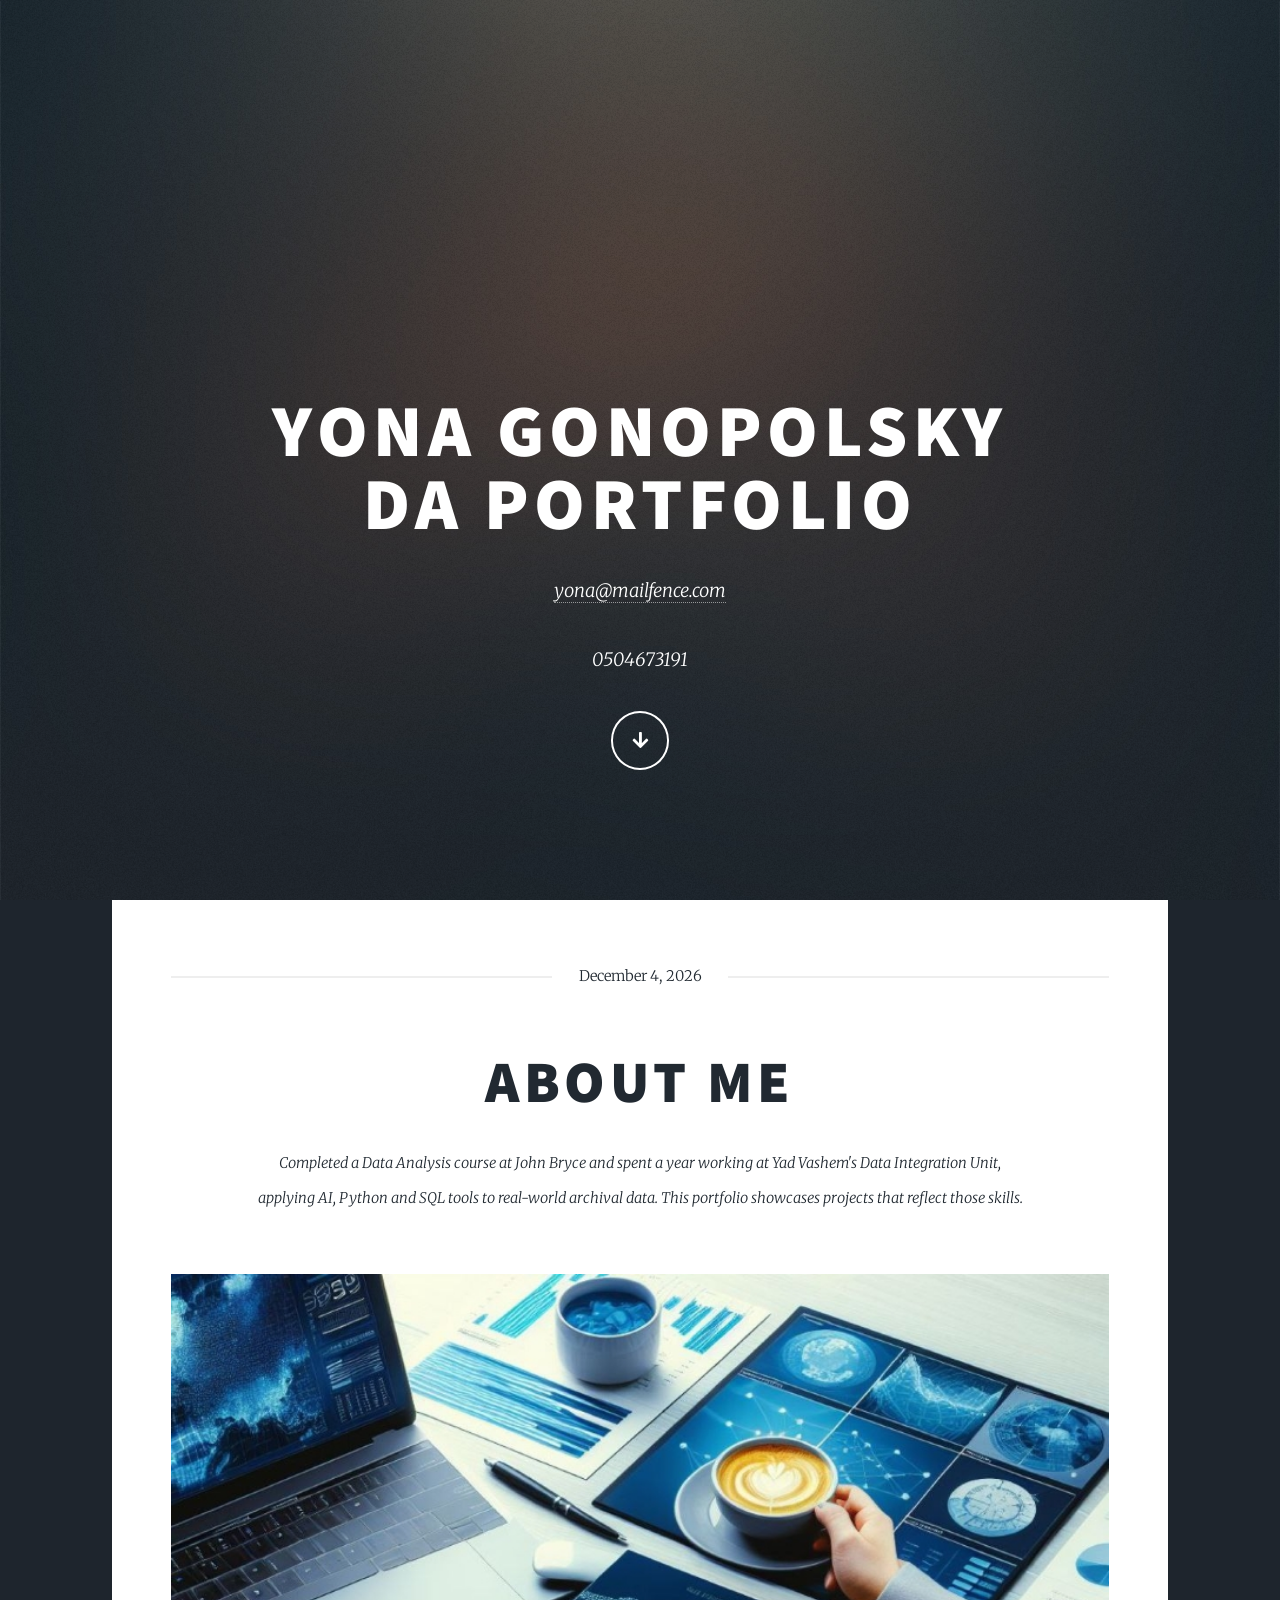
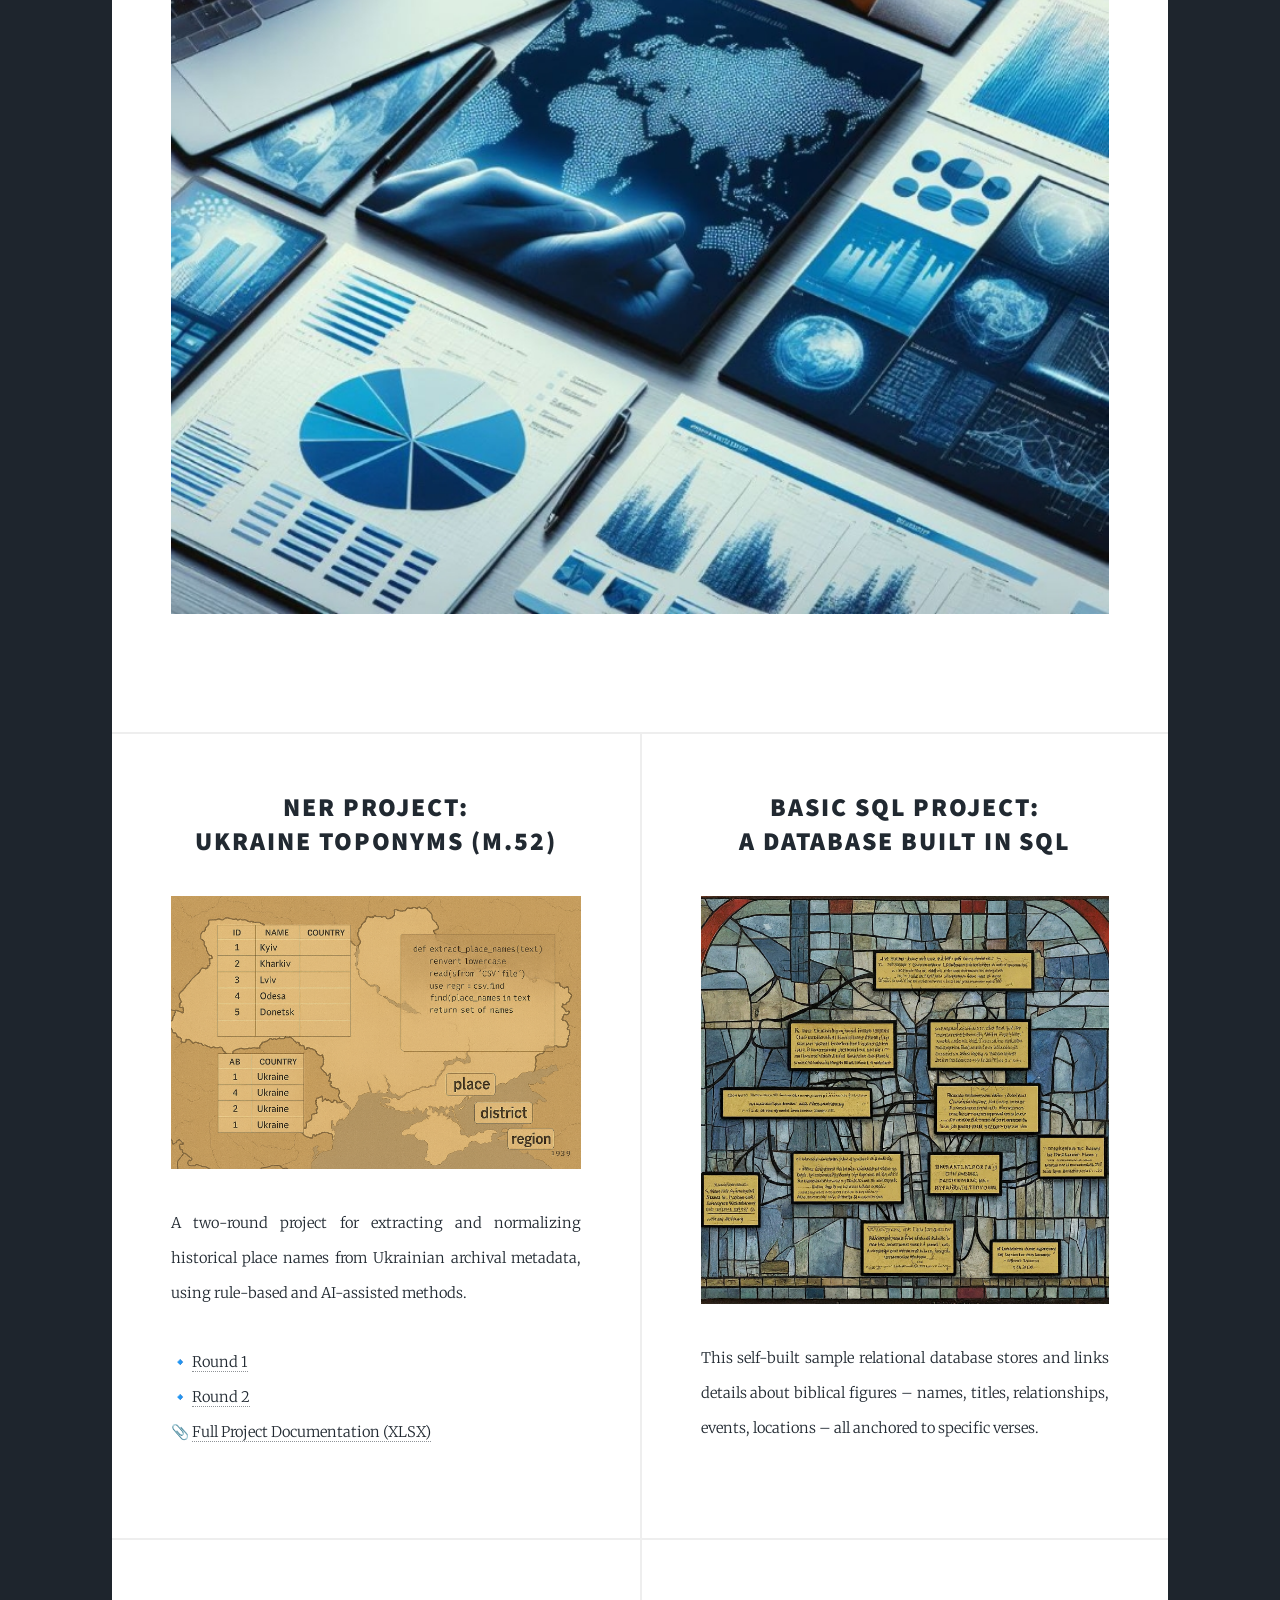
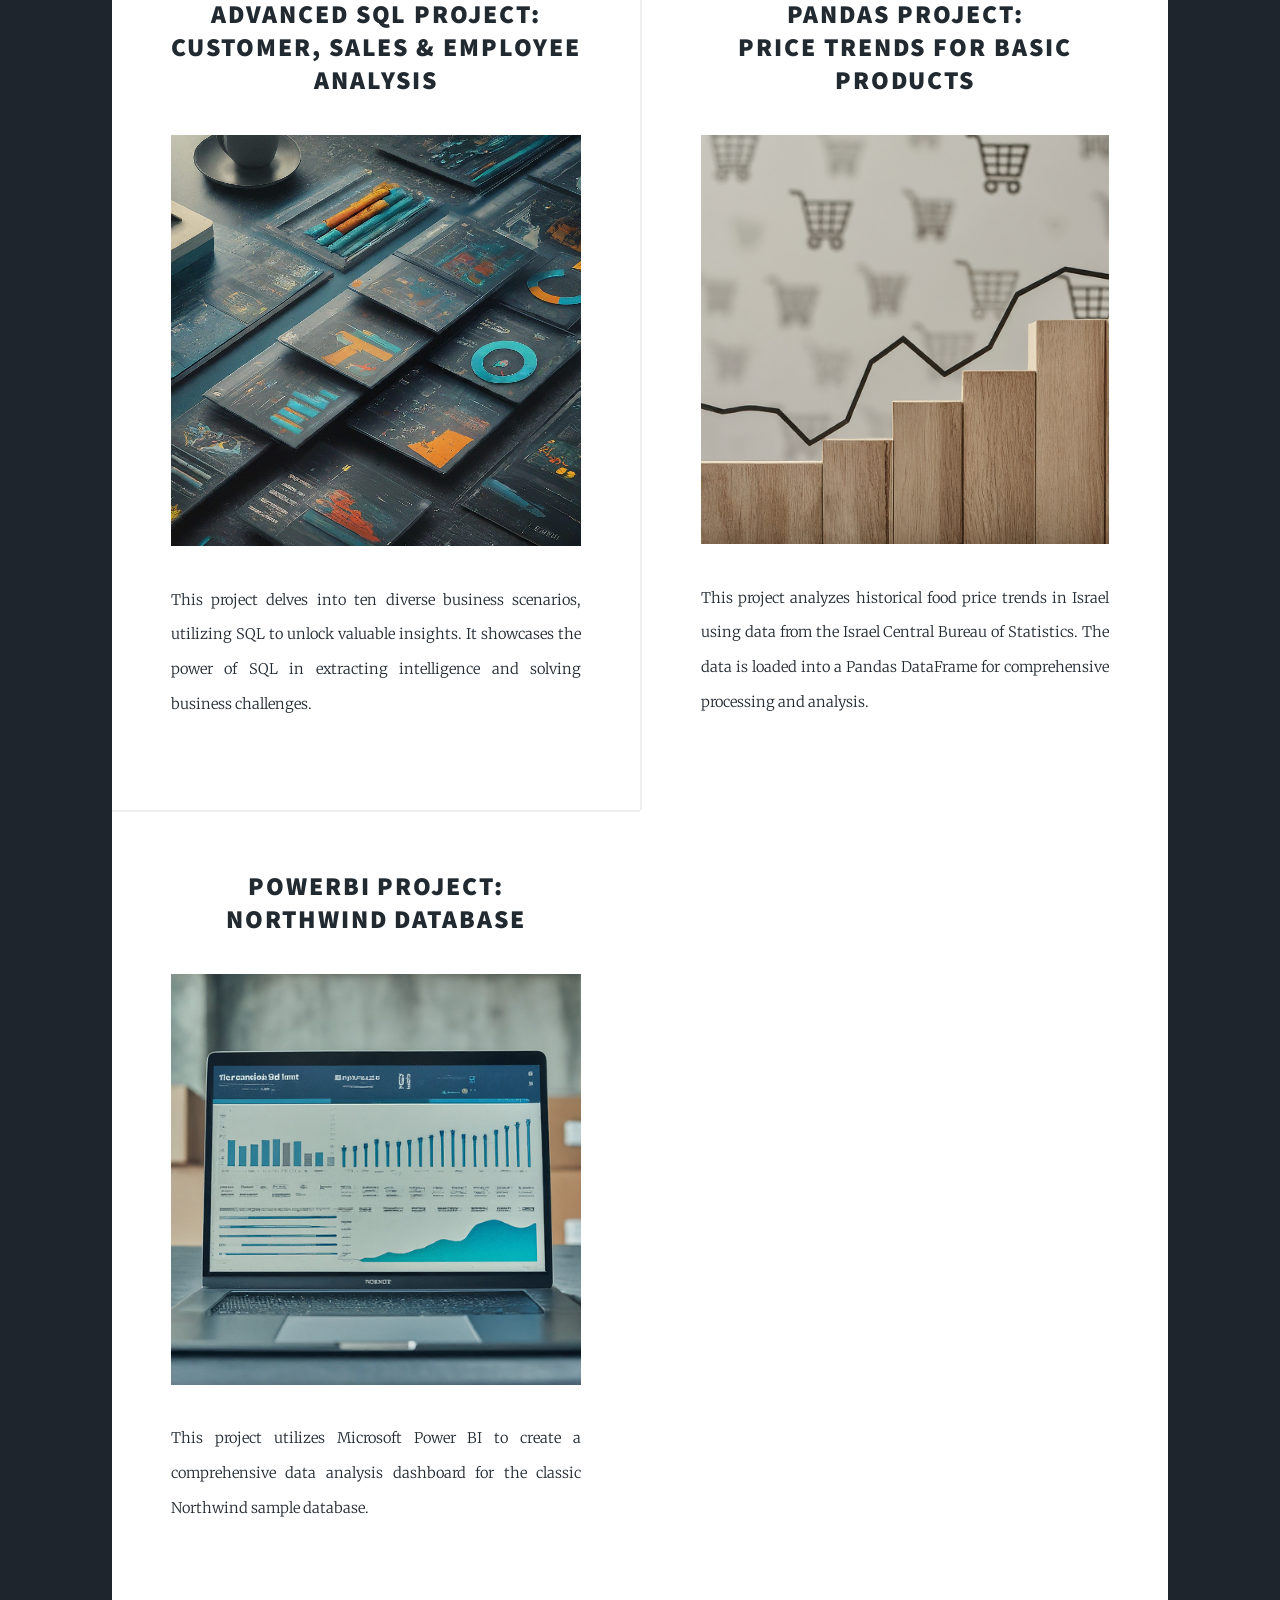
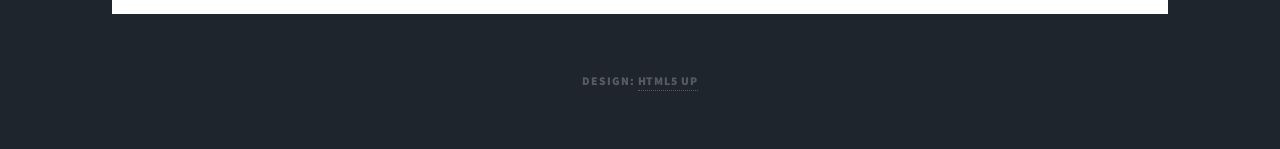
<file: index.html>
<!DOCTYPE HTML>
<!--
	Massively by HTML5 UP
	html5up.net | @ajlkn
	Free for personal and commercial use under the CCA 3.0 license (html5up.net/license)
-->
<html>
	<head>
		<title>Yona Gonopolsky Portfolio</title>
		<meta charset="utf-8" />
		<meta name="viewport" content="width=device-width, initial-scale=1, user-scalable=no" />
		<link rel="stylesheet" href="assets/css/main.css" />
		<noscript><link rel="stylesheet" href="assets/css/noscript.css" /></noscript>
	</head>
	<body class="is-preload">

		<!-- Wrapper -->
			<div id="wrapper" class="fade-in">

				<!-- Intro -->
					<div id="intro">
						<h1>Yona Gonopolsky<br />
							DA Portfolio</h1>
						<p> <a href="mailto:yona@mailfence.com">yona@mailfence.com</a></p>
						<p> 0504673191</p>
						<ul class="actions">
							<li><a href="#header" class="button icon solid solo fa-arrow-down scrolly">Continue</a></li>
						</ul>
					</div>

				<!-- Main -->
					<div id="main">

						<!-- Featured Post -->
							<article class="post featured">
								<header class="major">
									<span class="date"><script>document.write(new Date().toLocaleDateString('en-US', {month: 'long', day: 'numeric', year: 'numeric'}))</script></span>
									<h2>ABOUT ME<br />
									</a></h2>
									<p>Completed a Data Analysis course at John Bryce and spent a year working at Yad Vashem's Data Integration Unit, <br />
										applying AI, Python and SQL tools to real-world archival data. This portfolio showcases projects that reflect those skills.</p>
								</header>
								<a class="image main"><img src="images/pic01.jpg" alt="" /></a>
								</ul>
							</article>

						<!-- Posts -->
							<section class="posts">
							<article>
								<header>
									<h2>NER Project:<br />Ukraine Toponyms (M.52)</h2>
								</header>
								<a class="image fit"><img src="images/pic10.png" alt="NER Ukraine Project" /></a>
								<p>
									A two-round project for extracting and normalizing historical place names from Ukrainian archival metadata, using rule-based and AI-assisted methods.<br /><br />
									🔹 <a href="https://github.com/gonyoly/portfolio/blob/main/M_52_UK_PLACES_CLEAN.ipynb" target="_blank">Round 1</a><br />
									🔹 <a href="https://github.com/gonyoly/portfolio/blob/main/M_52_UK_PLACES_COMPL.ipynb" target="_blank">Round 2</a><br />
									📎 <a href="https://github.com/gonyoly/portfolio/blob/main/M.52.Ukraine_PLACES_DOCUMENTATION_0_FULL.xlsx" target="_blank">Full Project Documentation (XLSX)</a>
								</p>
								<ul class="actions special">
								</ul>
								</article>
								<article>
									<header>
										<h2><a href="https://github.com/gonyoly/portfolio/blob/main/Project1_BibleWoIsWhoDB.sql">Basic SQL project:<br />
										a database built in sql</a></h2>
									</header>
									<a href="https://github.com/gonyoly/portfolio/blob/main/Project1_BibleWoIsWhoDB.sql" class="image fit"><img src="images/pic02.jpg" alt="" /></a>
									<p>This self-built sample relational database stores and links details about biblical figures – names, titles, relationships, events, locations – all anchored to specific verses.</p>
									<ul class="actions special">
									</ul>
								</article>
								<article>
									<header>
										<h2><a href="https://github.com/gonyoly/portfolio/blob/main/Project2.sql">Advanced SQL Project:<br />
										Customer, Sales & Employee Analysis</a></h2>
									</header>
									<a href="https://github.com/gonyoly/portfolio/blob/main/Project2.sql" class="image fit"><img src="images/pic03.jpg" alt="" /></a>
									<p>This project delves into ten diverse business scenarios, utilizing SQL to unlock valuable insights. It showcases the power of SQL in extracting intelligence and solving business challenges.</p>
									<ul class="actions special">
									</ul>
								</article>
								<article>
									<header>
										<h2><a href="https://github.com/gonyoly/portfolio/blob/main/Project_3.ipynb">Pandas Project:<br />
										Price Trends for Basic Products</a></h2>
									</header>
									<a href="https://github.com/gonyoly/portfolio/blob/main/Project_3.ipynb" class="image fit"><img src="images/pic04.jpg" alt="" /></a>
									<p>This project analyzes historical food price trends in Israel using data from the Israel Central Bureau of Statistics. The data is loaded into a Pandas DataFrame for comprehensive processing and analysis.</p>
									<ul class="actions special">
									</ul>
								</article>
								<article>
									<header>
										<h2><a href="https://github.com/gonyoly/portfolio/blob/main/Project_4.pbix">PowerBI Project:<br />
										Northwind Database</a></h2>
									</header>
									<a href="https://github.com/gonyoly/portfolio/blob/main/Project_4.pbix" class="image fit"><img src="images/pic05.jpg" alt="" /></a>
									<p>This project utilizes Microsoft Power BI to create a comprehensive data analysis dashboard for the classic Northwind sample database.</p>
									<ul class="actions special">
									</ul>
								</article>


					</div>



				<!-- Copyright -->
					<div id="copyright">
						<ul><li>Design: <a href="https://html5up.net">HTML5 UP</a></li></ul>
					</div>

			</div>

		<!-- Scripts -->
			<script src="assets/js/jquery.min.js"></script>
			<script src="assets/js/jquery.scrollex.min.js"></script>
			<script src="assets/js/jquery.scrolly.min.js"></script>
			<script src="assets/js/browser.min.js"></script>
			<script src="assets/js/breakpoints.min.js"></script>
			<script src="assets/js/util.js"></script>
			<script src="assets/js/main.js"></script>

	</body>
</html>
</file>
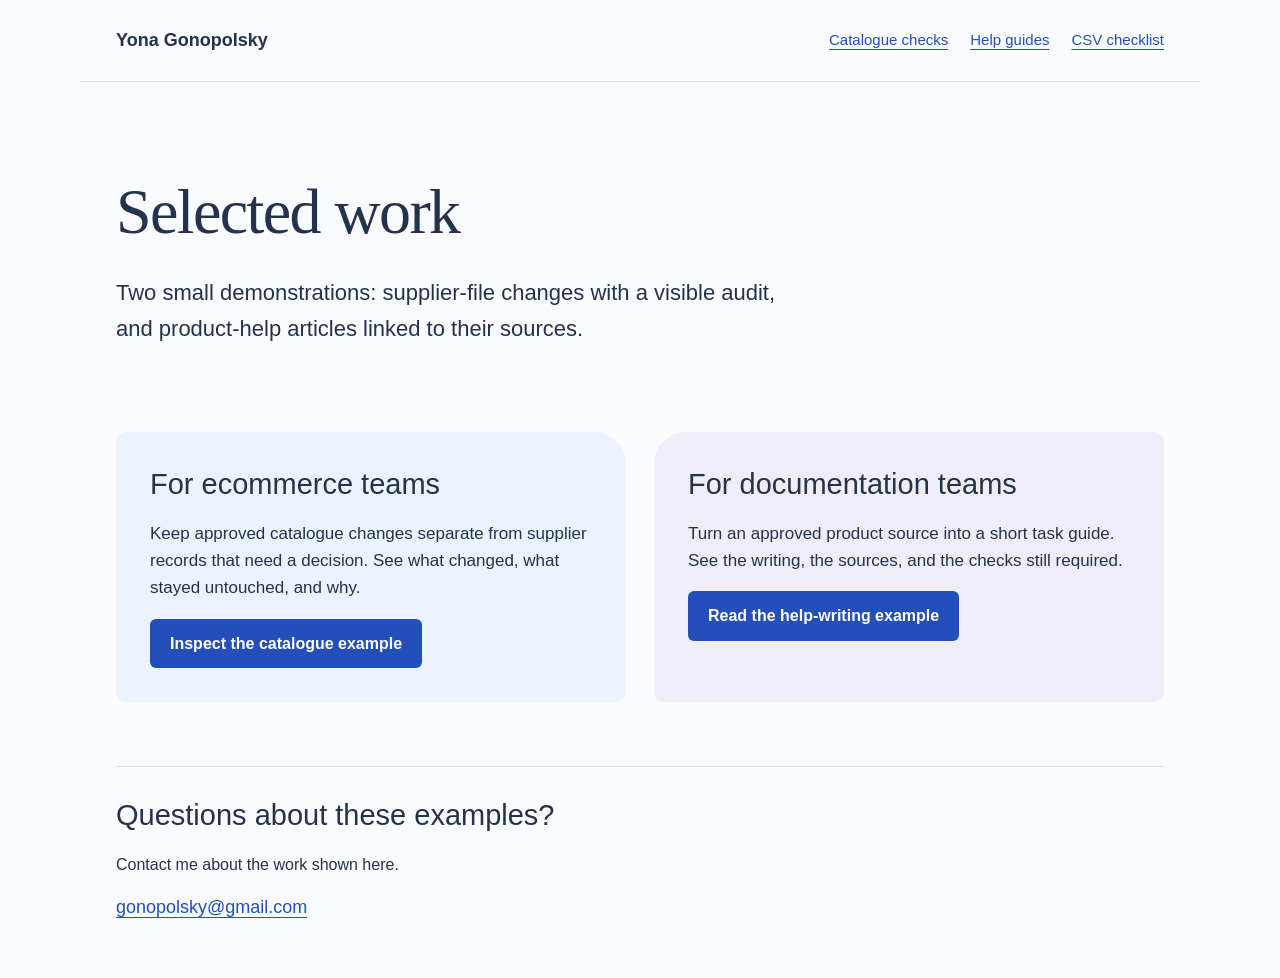
<file: work/index.html>
<!doctype html><html lang="en"><head><meta charset="utf-8"><meta name="viewport" content="width=device-width, initial-scale=1"><meta name="description" content="Yona Gonopolsky's independent demonstrations of catalogue reconciliation and source-linked product help."><title>Work examples | Yona Gonopolsky</title><link rel="stylesheet" href="style.css"></head><body><a class="skip" href="#main">Skip to content</a><header><a class="brand" href="index.html">Yona Gonopolsky</a><nav aria-label="Main navigation"><a href="catalogue.html">Catalogue checks</a><a href="help-guides.html">Help guides</a><a href="checklist.html">CSV checklist</a></nav></header><main id="main"><section class="hero"><h1>Selected work</h1><p class="intro">Two small demonstrations: supplier-file changes with a visible audit, and product-help articles linked to their sources.</p></section><section class="paths" aria-label="Choose a work example"><article class="path"><h2>For ecommerce teams</h2><p>Keep approved catalogue changes separate from supplier records that need a decision. See what changed, what stayed untouched, and why.</p><a class="button" href="catalogue.html">Inspect the catalogue example</a></article><article class="path"><h2>For documentation teams</h2><p>Turn an approved product source into a short task guide. See the writing, the sources, and the checks still required.</p><a class="button" href="help-guides.html">Read the help-writing example</a></article></section><section class="contact"><h2>Questions about these examples?</h2><p>Contact me about the work shown here.</p><a href="mailto:gonopolsky@gmail.com">gonopolsky@gmail.com</a></section></main></body></html>
</file>
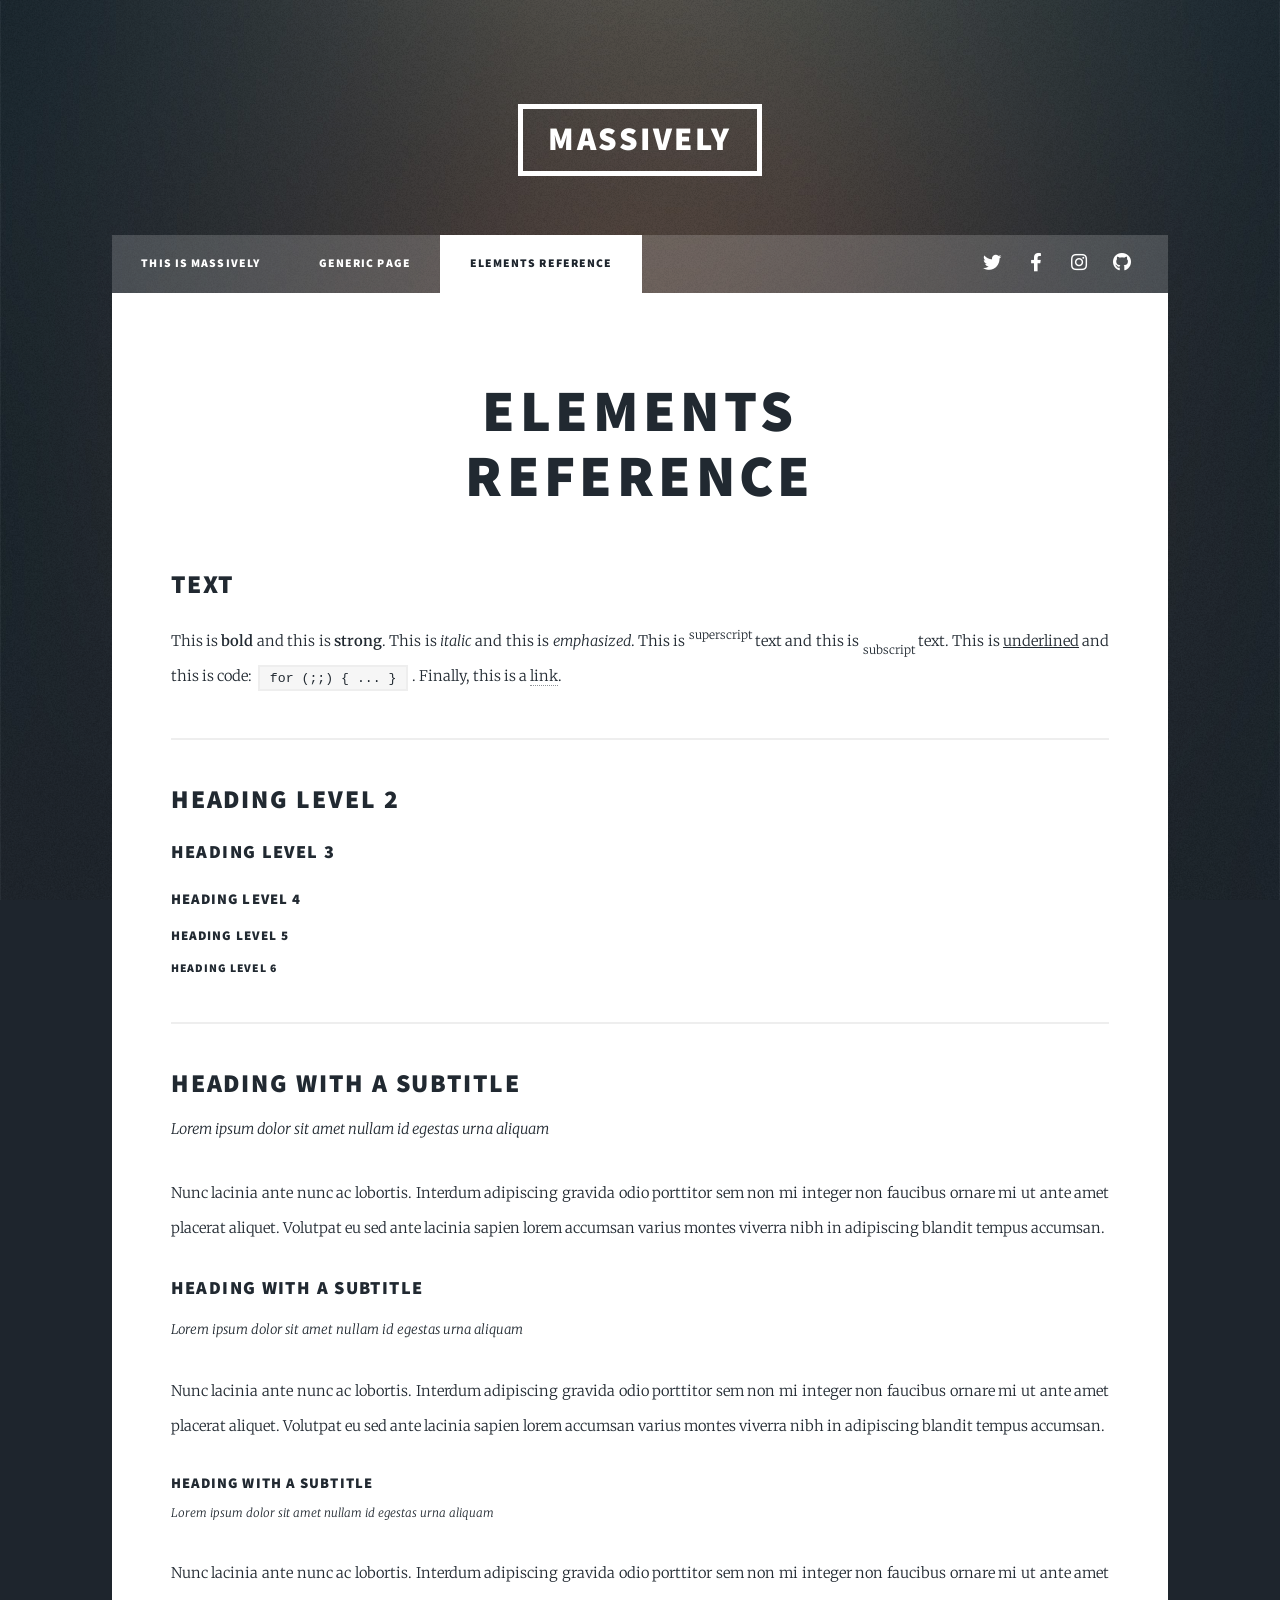
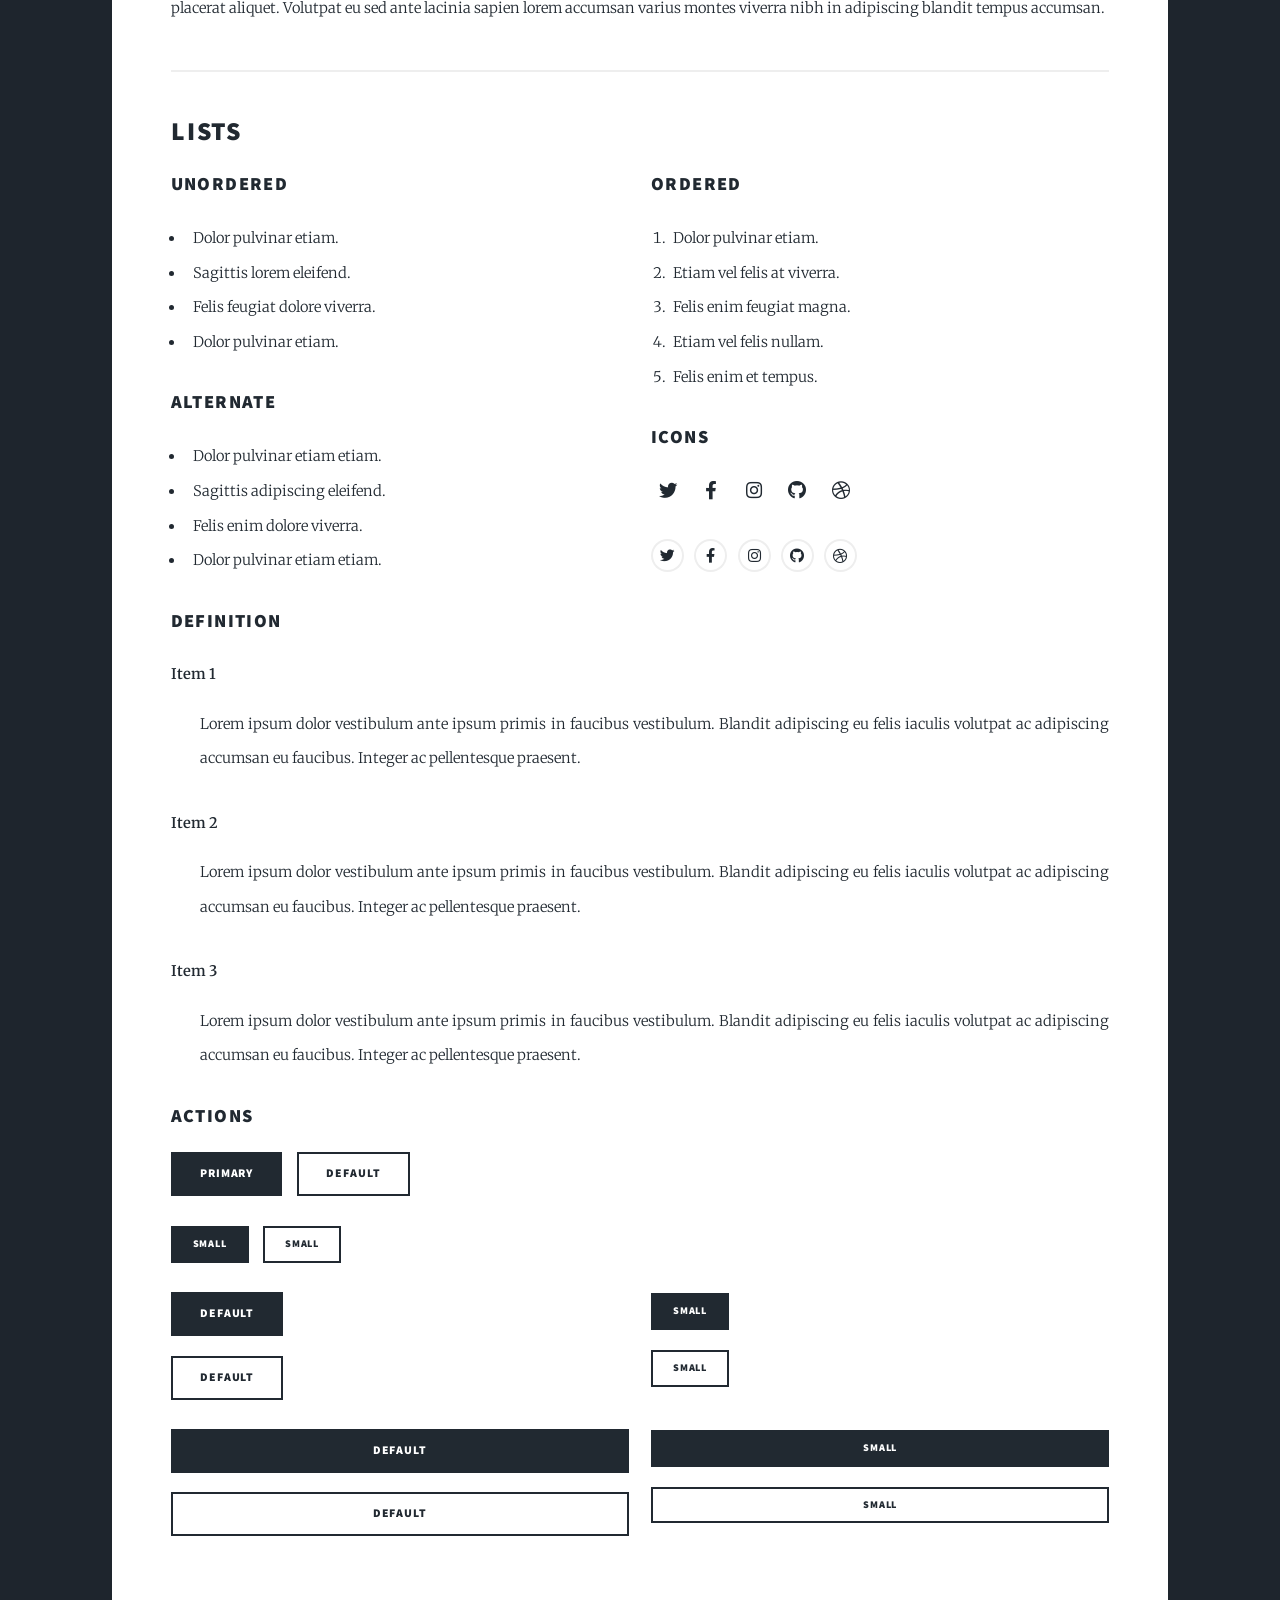
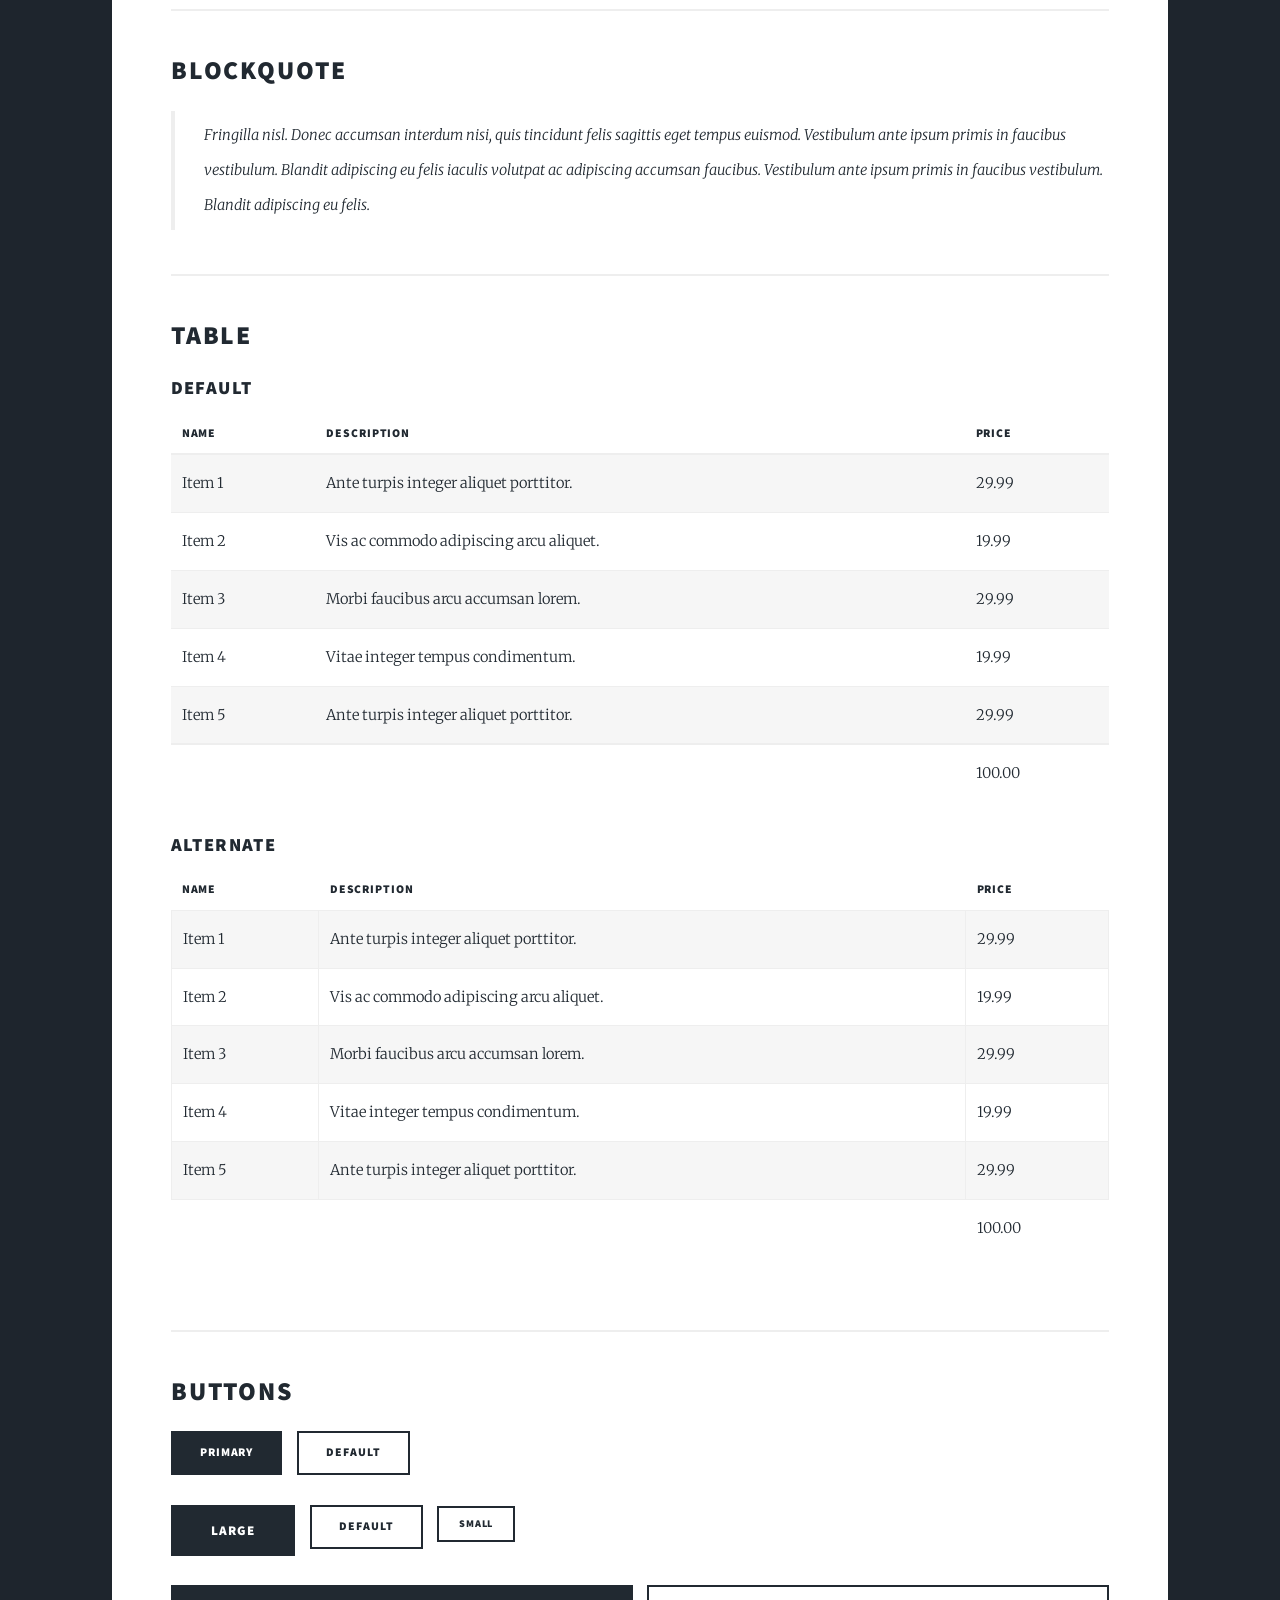
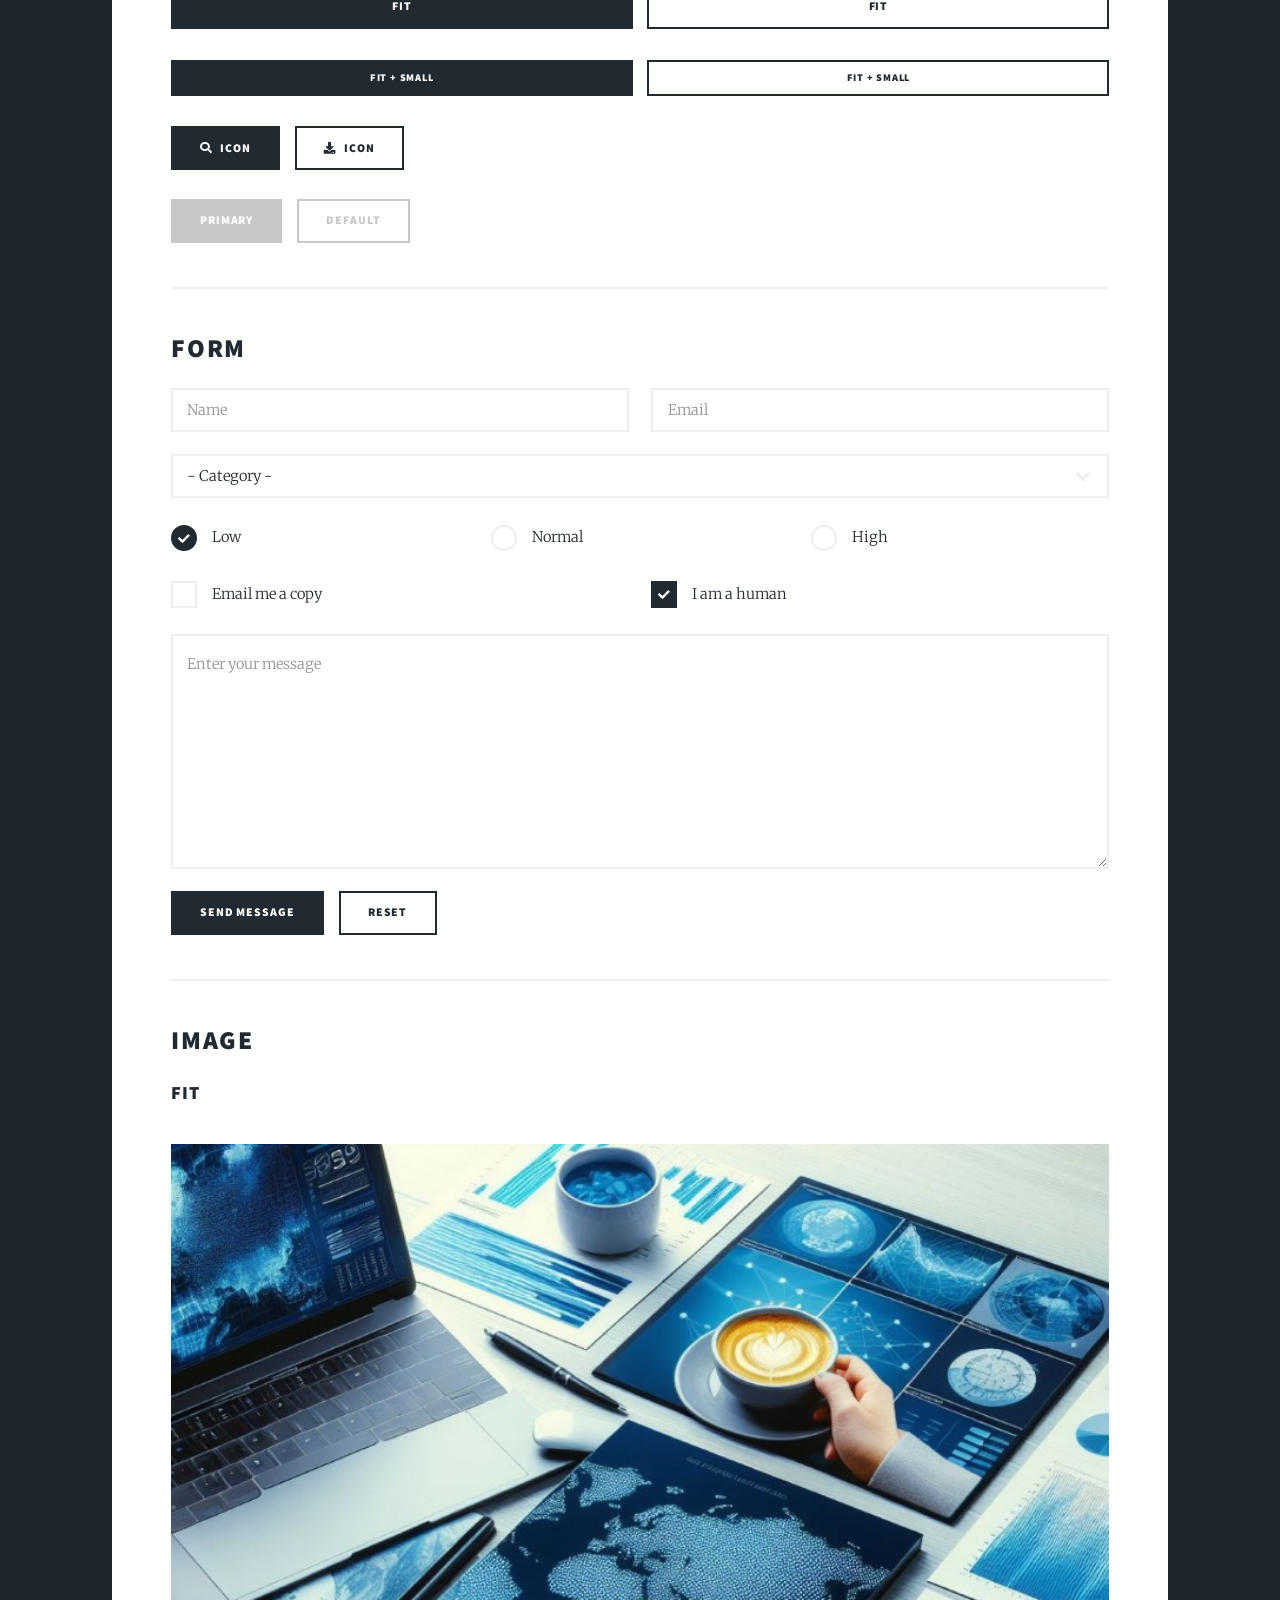
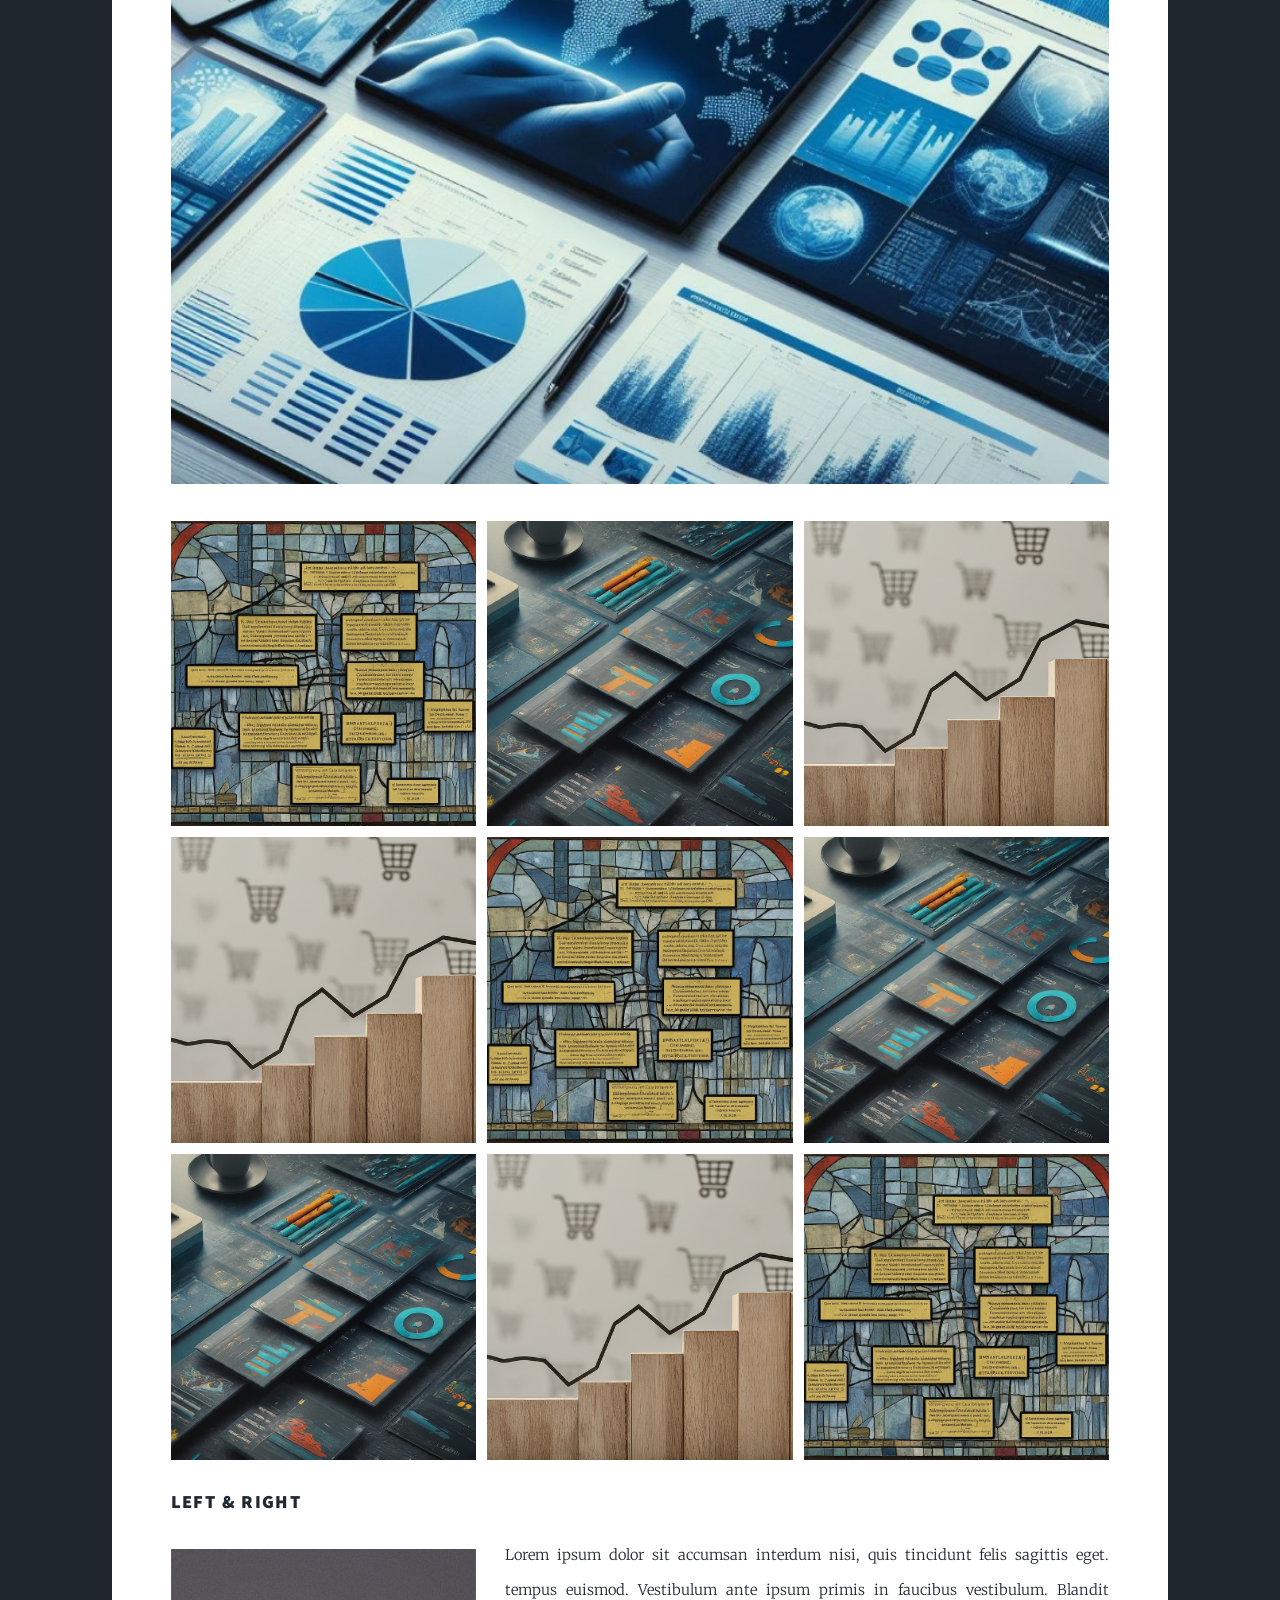
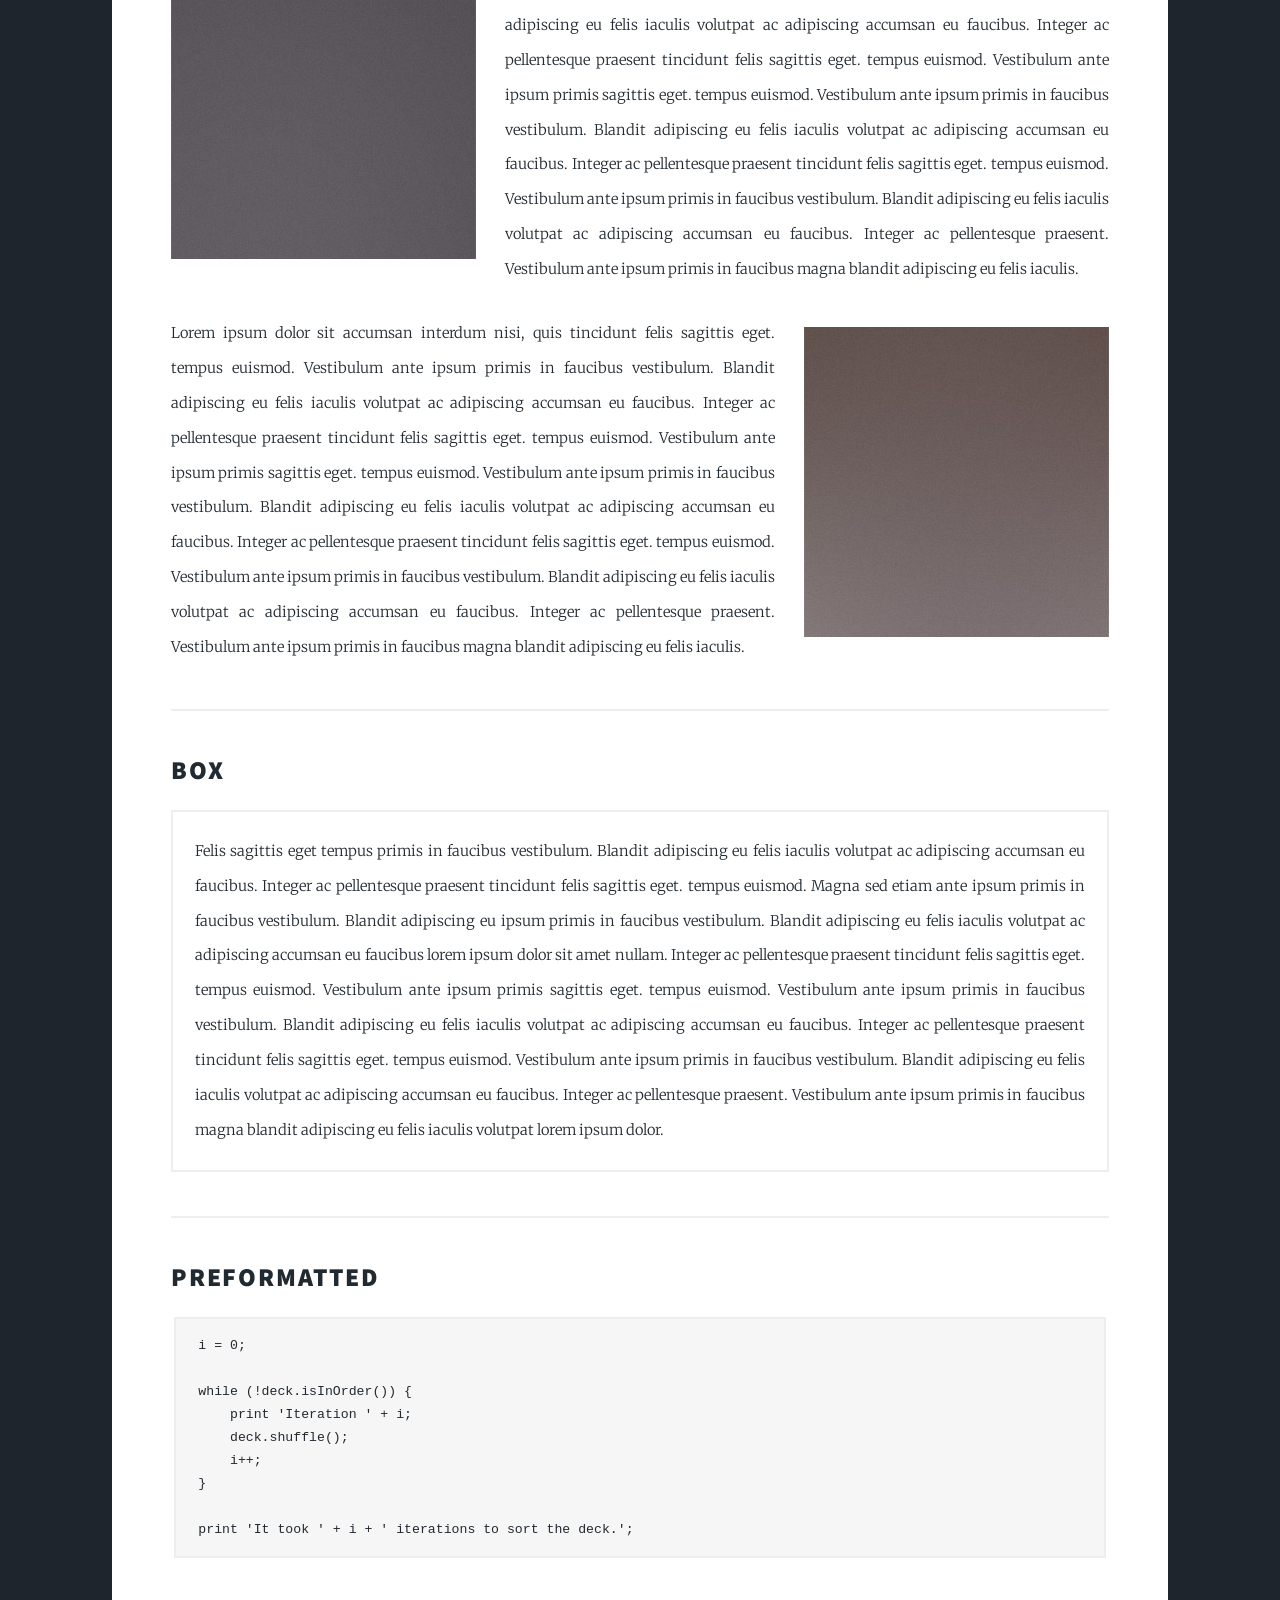
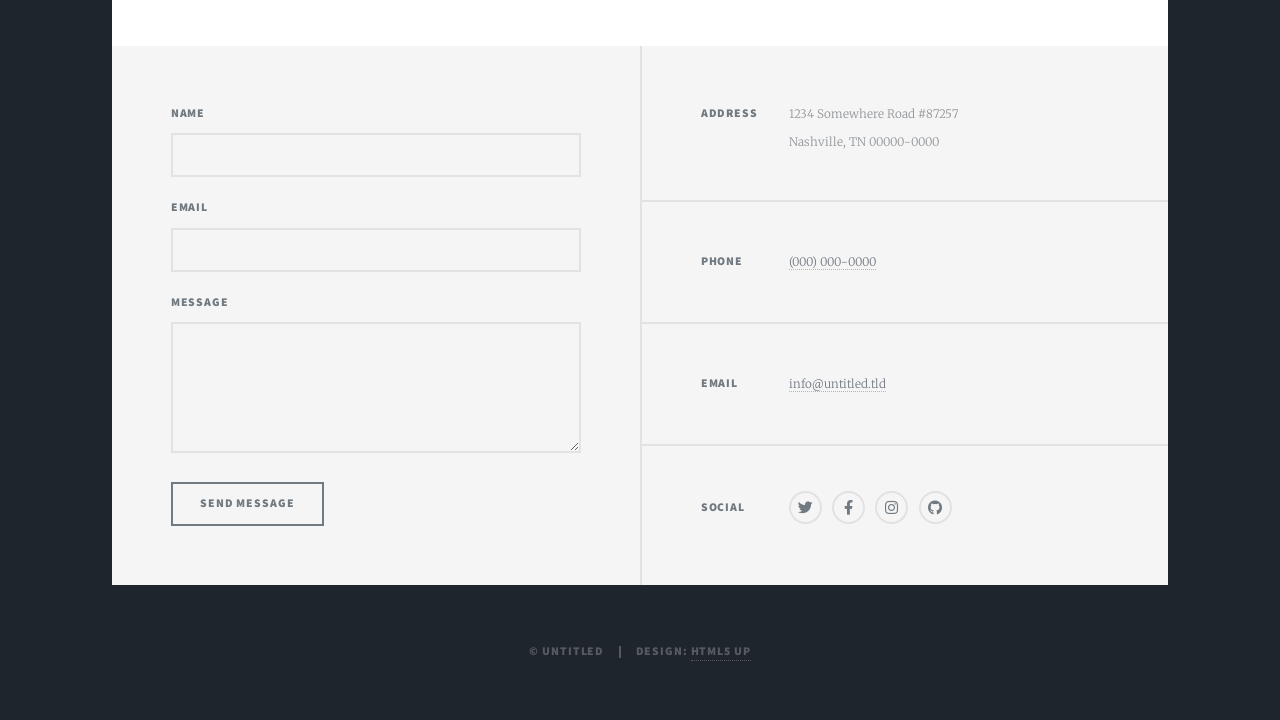
<file: elements.html>
<!DOCTYPE HTML>
<!--
	Massively by HTML5 UP
	html5up.net | @ajlkn
	Free for personal and commercial use under the CCA 3.0 license (html5up.net/license)
-->
<html>
	<head>
		<title>Elements Reference - Massively by HTML5 UP</title>
		<meta charset="utf-8" />
		<meta name="viewport" content="width=device-width, initial-scale=1, user-scalable=no" />
		<link rel="stylesheet" href="assets/css/main.css" />
		<noscript><link rel="stylesheet" href="assets/css/noscript.css" /></noscript>
	</head>
	<body class="is-preload">

		<!-- Wrapper -->
			<div id="wrapper">

				<!-- Header -->
					<header id="header">
						<a href="index.html" class="logo">Massively</a>
					</header>

				<!-- Nav -->
					<nav id="nav">
						<ul class="links">
							<li><a href="index.html">This is Massively</a></li>
							<li><a href="generic.html">Generic Page</a></li>
							<li class="active"><a href="elements.html">Elements Reference</a></li>
						</ul>
						<ul class="icons">
							<li><a href="#" class="icon brands fa-twitter"><span class="label">Twitter</span></a></li>
							<li><a href="#" class="icon brands fa-facebook-f"><span class="label">Facebook</span></a></li>
							<li><a href="#" class="icon brands fa-instagram"><span class="label">Instagram</span></a></li>
							<li><a href="#" class="icon brands fa-github"><span class="label">GitHub</span></a></li>
						</ul>
					</nav>

				<!-- Main -->
					<div id="main">

						<!-- Post -->
							<section class="post">
								<header class="major">
									<h1>Elements<br />
									Reference</h1>
								</header>

								<!-- Text stuff -->
									<h2>Text</h2>
									<p>This is <b>bold</b> and this is <strong>strong</strong>. This is <i>italic</i> and this is <em>emphasized</em>.
									This is <sup>superscript</sup> text and this is <sub>subscript</sub> text.
									This is <u>underlined</u> and this is code: <code>for (;;) { ... }</code>.
									Finally, this is a <a href="#">link</a>.</p>
									<hr />
									<h2>Heading Level 2</h2>
									<h3>Heading Level 3</h3>
									<h4>Heading Level 4</h4>
									<h5>Heading Level 5</h5>
									<h6>Heading Level 6</h6>
									<hr />
									<header>
										<h2>Heading with a Subtitle</h2>
										<p>Lorem ipsum dolor sit amet nullam id egestas urna aliquam</p>
									</header>
									<p>Nunc lacinia ante nunc ac lobortis. Interdum adipiscing gravida odio porttitor sem non mi integer non faucibus ornare mi ut ante amet placerat aliquet. Volutpat eu sed ante lacinia sapien lorem accumsan varius montes viverra nibh in adipiscing blandit tempus accumsan.</p>
									<header>
										<h3>Heading with a Subtitle</h3>
										<p>Lorem ipsum dolor sit amet nullam id egestas urna aliquam</p>
									</header>
									<p>Nunc lacinia ante nunc ac lobortis. Interdum adipiscing gravida odio porttitor sem non mi integer non faucibus ornare mi ut ante amet placerat aliquet. Volutpat eu sed ante lacinia sapien lorem accumsan varius montes viverra nibh in adipiscing blandit tempus accumsan.</p>
									<header>
										<h4>Heading with a Subtitle</h4>
										<p>Lorem ipsum dolor sit amet nullam id egestas urna aliquam</p>
									</header>
									<p>Nunc lacinia ante nunc ac lobortis. Interdum adipiscing gravida odio porttitor sem non mi integer non faucibus ornare mi ut ante amet placerat aliquet. Volutpat eu sed ante lacinia sapien lorem accumsan varius montes viverra nibh in adipiscing blandit tempus accumsan.</p>

									<hr />

								<!-- Lists -->
									<h2>Lists</h2>
									<div class="row">
										<div class="col-6 col-12-small">

											<h3>Unordered</h3>
											<ul>
												<li>Dolor pulvinar etiam.</li>
												<li>Sagittis lorem eleifend.</li>
												<li>Felis feugiat dolore viverra.</li>
												<li>Dolor pulvinar etiam.</li>
											</ul>

											<h3>Alternate</h3>
											<ul class="alt">
												<li>Dolor pulvinar etiam etiam.</li>
												<li>Sagittis adipiscing eleifend.</li>
												<li>Felis enim dolore viverra.</li>
												<li>Dolor pulvinar etiam etiam.</li>
											</ul>

										</div>
										<div class="col-6 col-12-small">

											<h3>Ordered</h3>
											<ol>
												<li>Dolor pulvinar etiam.</li>
												<li>Etiam vel felis at viverra.</li>
												<li>Felis enim feugiat magna.</li>
												<li>Etiam vel felis nullam.</li>
												<li>Felis enim et tempus.</li>
											</ol>

											<h3>Icons</h3>
											<ul class="icons">
												<li><a href="#" class="icon brands fa-twitter"><span class="label">Twitter</span></a></li>
												<li><a href="#" class="icon brands fa-facebook-f"><span class="label">Facebook</span></a></li>
												<li><a href="#" class="icon brands fa-instagram"><span class="label">Instagram</span></a></li>
												<li><a href="#" class="icon brands fa-github"><span class="label">Github</span></a></li>
												<li><a href="#" class="icon brands fa-dribbble"><span class="label">Dribbble</span></a></li>
											</ul>
											<ul class="icons alt">
												<li><a href="#" class="icon brands alt fa-twitter"><span class="label">Twitter</span></a></li>
												<li><a href="#" class="icon brands alt fa-facebook-f"><span class="label">Facebook</span></a></li>
												<li><a href="#" class="icon brands alt fa-instagram"><span class="label">Instagram</span></a></li>
												<li><a href="#" class="icon brands alt fa-github"><span class="label">Github</span></a></li>
												<li><a href="#" class="icon brands alt fa-dribbble"><span class="label">Dribbble</span></a></li>
											</ul>

										</div>
									</div>
									<h3>Definition</h3>
									<dl>
										<dt>Item 1</dt>
										<dd>
											<p>Lorem ipsum dolor vestibulum ante ipsum primis in faucibus vestibulum. Blandit adipiscing eu felis iaculis volutpat ac adipiscing accumsan eu faucibus. Integer ac pellentesque praesent.</p>
										</dd>
										<dt>Item 2</dt>
										<dd>
											<p>Lorem ipsum dolor vestibulum ante ipsum primis in faucibus vestibulum. Blandit adipiscing eu felis iaculis volutpat ac adipiscing accumsan eu faucibus. Integer ac pellentesque praesent.</p>
										</dd>
										<dt>Item 3</dt>
										<dd>
											<p>Lorem ipsum dolor vestibulum ante ipsum primis in faucibus vestibulum. Blandit adipiscing eu felis iaculis volutpat ac adipiscing accumsan eu faucibus. Integer ac pellentesque praesent.</p>
										</dd>
									</dl>

									<h3>Actions</h3>
									<ul class="actions">
										<li><a href="#" class="button primary">Primary</a></li>
										<li><a href="#" class="button">Default</a></li>
									</ul>
									<ul class="actions small">
										<li><a href="#" class="button primary small">Small</a></li>
										<li><a href="#" class="button small">Small</a></li>
									</ul>
									<div class="row">
										<div class="col-6 col-12-small">
											<ul class="actions stacked">
												<li><a href="#" class="button primary">Default</a></li>
												<li><a href="#" class="button">Default</a></li>
											</ul>
										</div>
										<div class="col-6 col-12-small">
											<ul class="actions stacked">
												<li><a href="#" class="button primary small">Small</a></li>
												<li><a href="#" class="button small">Small</a></li>
											</ul>
										</div>
									</div>
									<div class="row">
										<div class="col-6 col-12-small">
											<ul class="actions stacked">
												<li><a href="#" class="button primary fit">Default</a></li>
												<li><a href="#" class="button fit">Default</a></li>
											</ul>
										</div>
										<div class="col-6 col-12-small">
											<ul class="actions stacked">
												<li><a href="#" class="button primary small fit">Small</a></li>
												<li><a href="#" class="button small fit">Small</a></li>
											</ul>
										</div>
									</div>

									<hr />

								<!-- Blockquote -->
									<h2>Blockquote</h2>
									<blockquote>Fringilla nisl. Donec accumsan interdum nisi, quis tincidunt felis sagittis eget tempus euismod. Vestibulum ante ipsum primis in faucibus vestibulum. Blandit adipiscing eu felis iaculis volutpat ac adipiscing accumsan faucibus. Vestibulum ante ipsum primis in faucibus vestibulum. Blandit adipiscing eu felis.</blockquote>

									<hr />

								<!-- Table -->
									<h2>Table</h2>

									<h3>Default</h3>
									<div class="table-wrapper">
										<table>
											<thead>
												<tr>
													<th>Name</th>
													<th>Description</th>
													<th>Price</th>
												</tr>
											</thead>
											<tbody>
												<tr>
													<td>Item 1</td>
													<td>Ante turpis integer aliquet porttitor.</td>
													<td>29.99</td>
												</tr>
												<tr>
													<td>Item 2</td>
													<td>Vis ac commodo adipiscing arcu aliquet.</td>
													<td>19.99</td>
												</tr>
												<tr>
													<td>Item 3</td>
													<td> Morbi faucibus arcu accumsan lorem.</td>
													<td>29.99</td>
												</tr>
												<tr>
													<td>Item 4</td>
													<td>Vitae integer tempus condimentum.</td>
													<td>19.99</td>
												</tr>
												<tr>
													<td>Item 5</td>
													<td>Ante turpis integer aliquet porttitor.</td>
													<td>29.99</td>
												</tr>
											</tbody>
											<tfoot>
												<tr>
													<td colspan="2"></td>
													<td>100.00</td>
												</tr>
											</tfoot>
										</table>
									</div>

									<h3>Alternate</h3>
									<div class="table-wrapper">
										<table class="alt">
											<thead>
												<tr>
													<th>Name</th>
													<th>Description</th>
													<th>Price</th>
												</tr>
											</thead>
											<tbody>
												<tr>
													<td>Item 1</td>
													<td>Ante turpis integer aliquet porttitor.</td>
													<td>29.99</td>
												</tr>
												<tr>
													<td>Item 2</td>
													<td>Vis ac commodo adipiscing arcu aliquet.</td>
													<td>19.99</td>
												</tr>
												<tr>
													<td>Item 3</td>
													<td> Morbi faucibus arcu accumsan lorem.</td>
													<td>29.99</td>
												</tr>
												<tr>
													<td>Item 4</td>
													<td>Vitae integer tempus condimentum.</td>
													<td>19.99</td>
												</tr>
												<tr>
													<td>Item 5</td>
													<td>Ante turpis integer aliquet porttitor.</td>
													<td>29.99</td>
												</tr>
											</tbody>
											<tfoot>
												<tr>
													<td colspan="2"></td>
													<td>100.00</td>
												</tr>
											</tfoot>
										</table>
									</div>

									<hr />

								<!-- Buttons -->
									<h2>Buttons</h2>
									<ul class="actions">
										<li><a href="#" class="button primary">Primary</a></li>
										<li><a href="#" class="button">Default</a></li>
									</ul>
									<ul class="actions">
										<li><a href="#" class="button primary large">Large</a></li>
										<li><a href="#" class="button">Default</a></li>
										<li><a href="#" class="button small">Small</a></li>
									</ul>
									<ul class="actions fit">
										<li><a href="#" class="button primary fit">Fit</a></li>
										<li><a href="#" class="button fit">Fit</a></li>
									</ul>
									<ul class="actions fit small">
										<li><a href="#" class="button primary fit small">Fit + Small</a></li>
										<li><a href="#" class="button fit small">Fit + Small</a></li>
									</ul>
									<ul class="actions">
										<li><a href="#" class="button primary icon solid fa-search">Icon</a></li>
										<li><a href="#" class="button icon solid fa-download">Icon</a></li>
									</ul>
									<ul class="actions">
										<li><span class="button primary disabled">Primary</span></li>
										<li><span class="button disabled">Default</span></li>
									</ul>

									<hr />

								<!-- Form -->
									<h2>Form</h2>

									<form method="post" action="#">
										<div class="row gtr-uniform">
											<div class="col-6 col-12-xsmall">
												<input type="text" name="demo-name" id="demo-name" value="" placeholder="Name" />
											</div>
											<div class="col-6 col-12-xsmall">
												<input type="email" name="demo-email" id="demo-email" value="" placeholder="Email" />
											</div>
											<!-- Break -->
											<div class="col-12">
												<select name="demo-category" id="demo-category">
													<option value="">- Category -</option>
													<option value="1">Manufacturing</option>
													<option value="1">Shipping</option>
													<option value="1">Administration</option>
													<option value="1">Human Resources</option>
												</select>
											</div>
											<!-- Break -->
											<div class="col-4 col-12-small">
												<input type="radio" id="demo-priority-low" name="demo-priority" checked>
												<label for="demo-priority-low">Low</label>
											</div>
											<div class="col-4 col-12-small">
												<input type="radio" id="demo-priority-normal" name="demo-priority">
												<label for="demo-priority-normal">Normal</label>
											</div>
											<div class="col-4 col-12-small">
												<input type="radio" id="demo-priority-high" name="demo-priority">
												<label for="demo-priority-high">High</label>
											</div>
											<!-- Break -->
											<div class="col-6 col-12-small">
												<input type="checkbox" id="demo-copy" name="demo-copy">
												<label for="demo-copy">Email me a copy</label>
											</div>
											<div class="col-6 col-12-small">
												<input type="checkbox" id="demo-human" name="demo-human" checked>
												<label for="demo-human">I am a human</label>
											</div>
											<!-- Break -->
											<div class="col-12">
												<textarea name="demo-message" id="demo-message" placeholder="Enter your message" rows="6"></textarea>
											</div>
											<!-- Break -->
											<div class="col-12">
												<ul class="actions">
													<li><input type="submit" value="Send Message" class="primary" /></li>
													<li><input type="reset" value="Reset" /></li>
												</ul>
											</div>
										</div>
									</form>

									<hr />

								<!-- Image -->
									<h2>Image</h2>

									<h3>Fit</h3>
									<span class="image fit"><img src="images/pic01.jpg" alt="" /></span>
									<div class="box alt">
										<div class="row gtr-50 gtr-uniform">
											<div class="col-4"><span class="image fit"><img src="images/pic02.jpg" alt="" /></span></div>
											<div class="col-4"><span class="image fit"><img src="images/pic03.jpg" alt="" /></span></div>
											<div class="col-4"><span class="image fit"><img src="images/pic04.jpg" alt="" /></span></div>
											<!-- Break -->
											<div class="col-4"><span class="image fit"><img src="images/pic04.jpg" alt="" /></span></div>
											<div class="col-4"><span class="image fit"><img src="images/pic02.jpg" alt="" /></span></div>
											<div class="col-4"><span class="image fit"><img src="images/pic03.jpg" alt="" /></span></div>
											<!-- Break -->
											<div class="col-4"><span class="image fit"><img src="images/pic03.jpg" alt="" /></span></div>
											<div class="col-4"><span class="image fit"><img src="images/pic04.jpg" alt="" /></span></div>
											<div class="col-4"><span class="image fit"><img src="images/pic02.jpg" alt="" /></span></div>
										</div>
									</div>

									<h3>Left &amp; Right</h3>
									<p><span class="image left"><img src="images/pic08.jpg" alt="" /></span>Lorem ipsum dolor sit accumsan interdum nisi, quis tincidunt felis sagittis eget. tempus euismod. Vestibulum ante ipsum primis in faucibus vestibulum. Blandit adipiscing eu felis iaculis volutpat ac adipiscing accumsan eu faucibus. Integer ac pellentesque praesent tincidunt felis sagittis eget. tempus euismod. Vestibulum ante ipsum primis sagittis eget. tempus euismod. Vestibulum ante ipsum primis in faucibus vestibulum. Blandit adipiscing eu felis iaculis volutpat ac adipiscing accumsan eu faucibus. Integer ac pellentesque praesent tincidunt felis sagittis eget. tempus euismod. Vestibulum ante ipsum primis in faucibus vestibulum. Blandit adipiscing eu felis iaculis volutpat ac adipiscing accumsan eu faucibus. Integer ac pellentesque praesent. Vestibulum ante ipsum primis in faucibus magna blandit adipiscing eu felis iaculis.</p>
									<p><span class="image right"><img src="images/pic09.jpg" alt="" /></span>Lorem ipsum dolor sit accumsan interdum nisi, quis tincidunt felis sagittis eget. tempus euismod. Vestibulum ante ipsum primis in faucibus vestibulum. Blandit adipiscing eu felis iaculis volutpat ac adipiscing accumsan eu faucibus. Integer ac pellentesque praesent tincidunt felis sagittis eget. tempus euismod. Vestibulum ante ipsum primis sagittis eget. tempus euismod. Vestibulum ante ipsum primis in faucibus vestibulum. Blandit adipiscing eu felis iaculis volutpat ac adipiscing accumsan eu faucibus. Integer ac pellentesque praesent tincidunt felis sagittis eget. tempus euismod. Vestibulum ante ipsum primis in faucibus vestibulum. Blandit adipiscing eu felis iaculis volutpat ac adipiscing accumsan eu faucibus. Integer ac pellentesque praesent. Vestibulum ante ipsum primis in faucibus magna blandit adipiscing eu felis iaculis.</p>

									<hr />

								<!-- Box -->
									<h2>Box</h2>
									<div class="box">
										<p>Felis sagittis eget tempus primis in faucibus vestibulum. Blandit adipiscing eu felis iaculis volutpat ac adipiscing accumsan eu faucibus. Integer ac pellentesque praesent tincidunt felis sagittis eget. tempus euismod. Magna sed etiam ante ipsum primis in faucibus vestibulum. Blandit adipiscing eu ipsum primis in faucibus vestibulum. Blandit adipiscing eu felis iaculis volutpat ac adipiscing accumsan eu faucibus lorem ipsum dolor sit amet nullam. Integer ac pellentesque praesent tincidunt felis sagittis eget. tempus euismod. Vestibulum ante ipsum primis sagittis eget. tempus euismod. Vestibulum ante ipsum primis in faucibus vestibulum. Blandit adipiscing eu felis iaculis volutpat ac adipiscing accumsan eu faucibus. Integer ac pellentesque praesent tincidunt felis sagittis eget. tempus euismod. Vestibulum ante ipsum primis in faucibus vestibulum. Blandit adipiscing eu felis iaculis volutpat ac adipiscing accumsan eu faucibus. Integer ac pellentesque praesent. Vestibulum ante ipsum primis in faucibus magna blandit adipiscing eu felis iaculis volutpat lorem ipsum dolor.</p>
									</div>

									<hr />

								<!-- Preformatted Code -->
									<h2>Preformatted</h2>
									<pre><code>i = 0;

while (!deck.isInOrder()) {
    print 'Iteration ' + i;
    deck.shuffle();
    i++;
}

print 'It took ' + i + ' iterations to sort the deck.';
</code></pre>

							</section>

					</div>

				<!-- Footer -->
					<footer id="footer">
						<section>
							<form method="post" action="#">
								<div class="fields">
									<div class="field">
										<label for="name">Name</label>
										<input type="text" name="name" id="name" />
									</div>
									<div class="field">
										<label for="email">Email</label>
										<input type="text" name="email" id="email" />
									</div>
									<div class="field">
										<label for="message">Message</label>
										<textarea name="message" id="message" rows="3"></textarea>
									</div>
								</div>
								<ul class="actions">
									<li><input type="submit" value="Send Message" /></li>
								</ul>
							</form>
						</section>
						<section class="split contact">
							<section class="alt">
								<h3>Address</h3>
								<p>1234 Somewhere Road #87257<br />
								Nashville, TN 00000-0000</p>
							</section>
							<section>
								<h3>Phone</h3>
								<p><a href="#">(000) 000-0000</a></p>
							</section>
							<section>
								<h3>Email</h3>
								<p><a href="#">info@untitled.tld</a></p>
							</section>
							<section>
								<h3>Social</h3>
								<ul class="icons alt">
									<li><a href="#" class="icon brands alt fa-twitter"><span class="label">Twitter</span></a></li>
									<li><a href="#" class="icon brands alt fa-facebook-f"><span class="label">Facebook</span></a></li>
									<li><a href="#" class="icon brands alt fa-instagram"><span class="label">Instagram</span></a></li>
									<li><a href="#" class="icon brands alt fa-github"><span class="label">GitHub</span></a></li>
								</ul>
							</section>
						</section>
					</footer>

				<!-- Copyright -->
					<div id="copyright">
						<ul><li>&copy; Untitled</li><li>Design: <a href="https://html5up.net">HTML5 UP</a></li></ul>
					</div>

			</div>

		<!-- Scripts -->
			<script src="assets/js/jquery.min.js"></script>
			<script src="assets/js/jquery.scrollex.min.js"></script>
			<script src="assets/js/jquery.scrolly.min.js"></script>
			<script src="assets/js/browser.min.js"></script>
			<script src="assets/js/breakpoints.min.js"></script>
			<script src="assets/js/util.js"></script>
			<script src="assets/js/main.js"></script>

	</body>
</html>
</file>
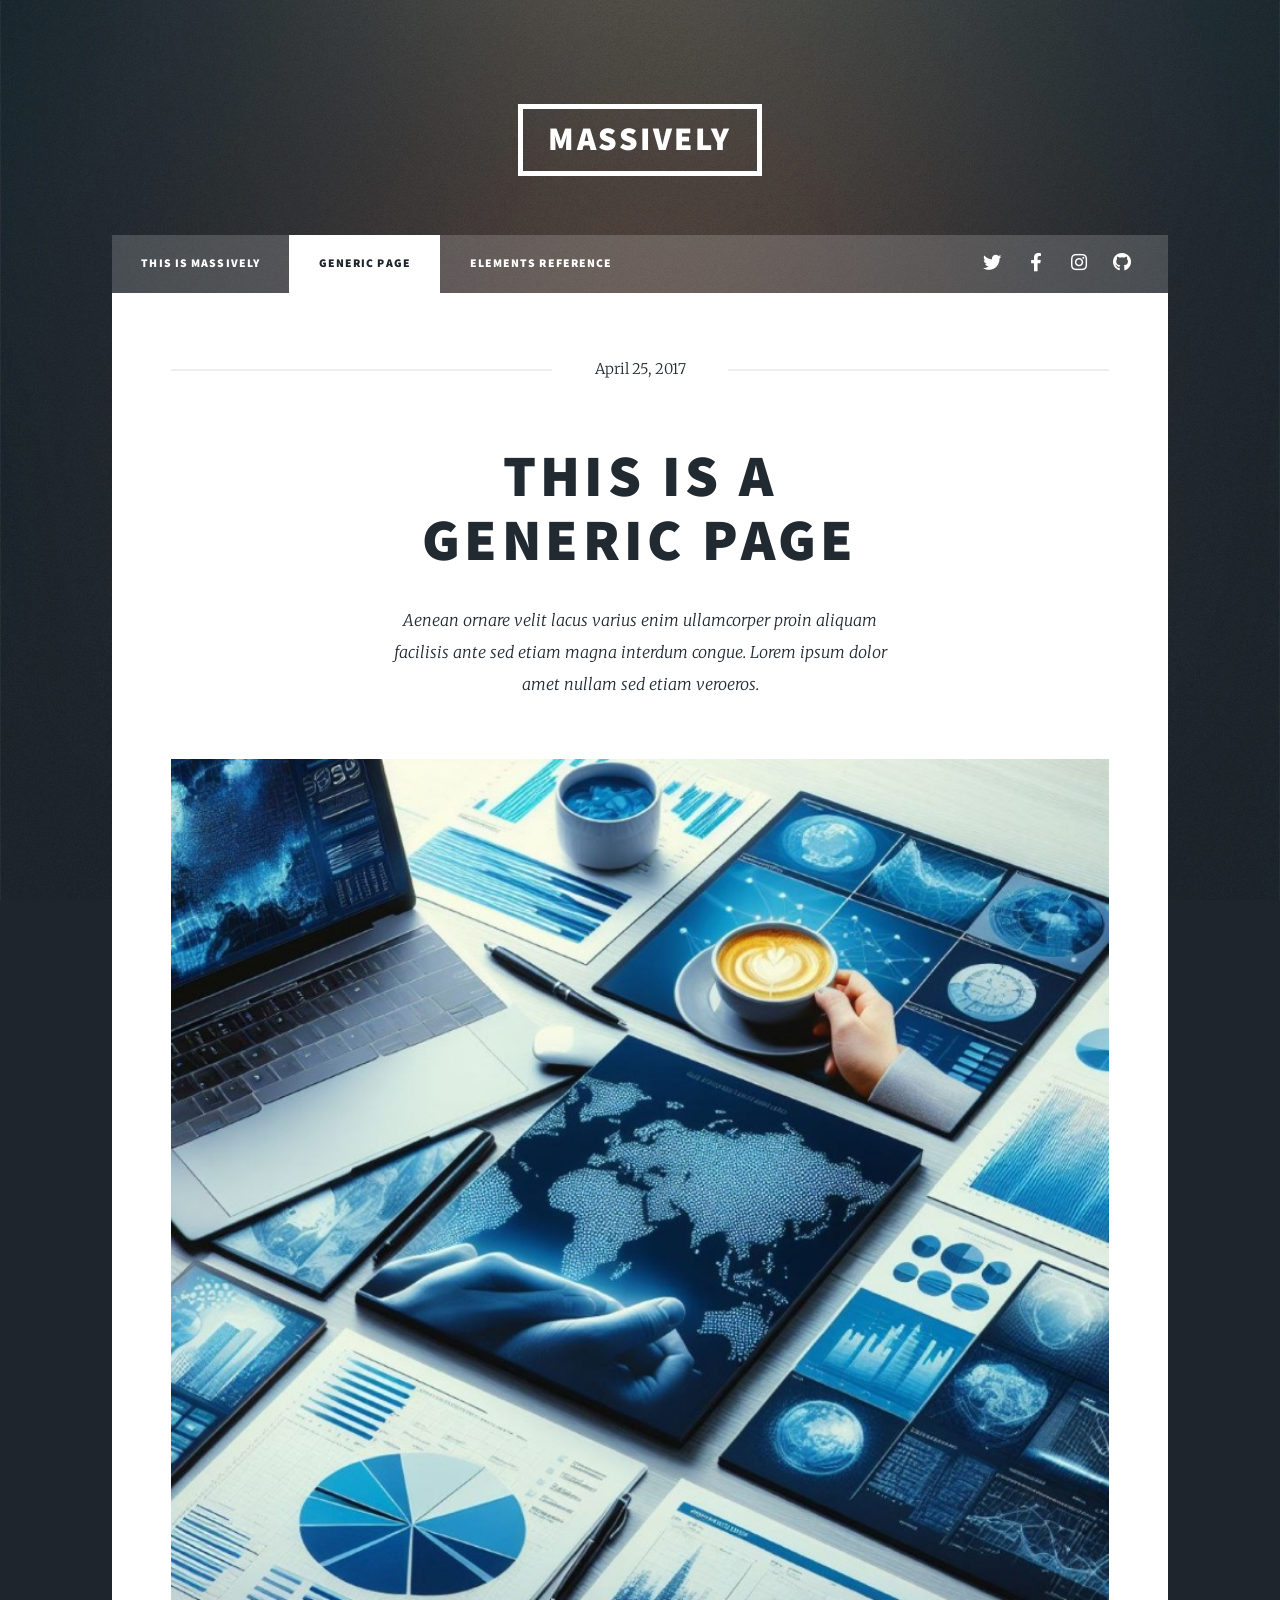
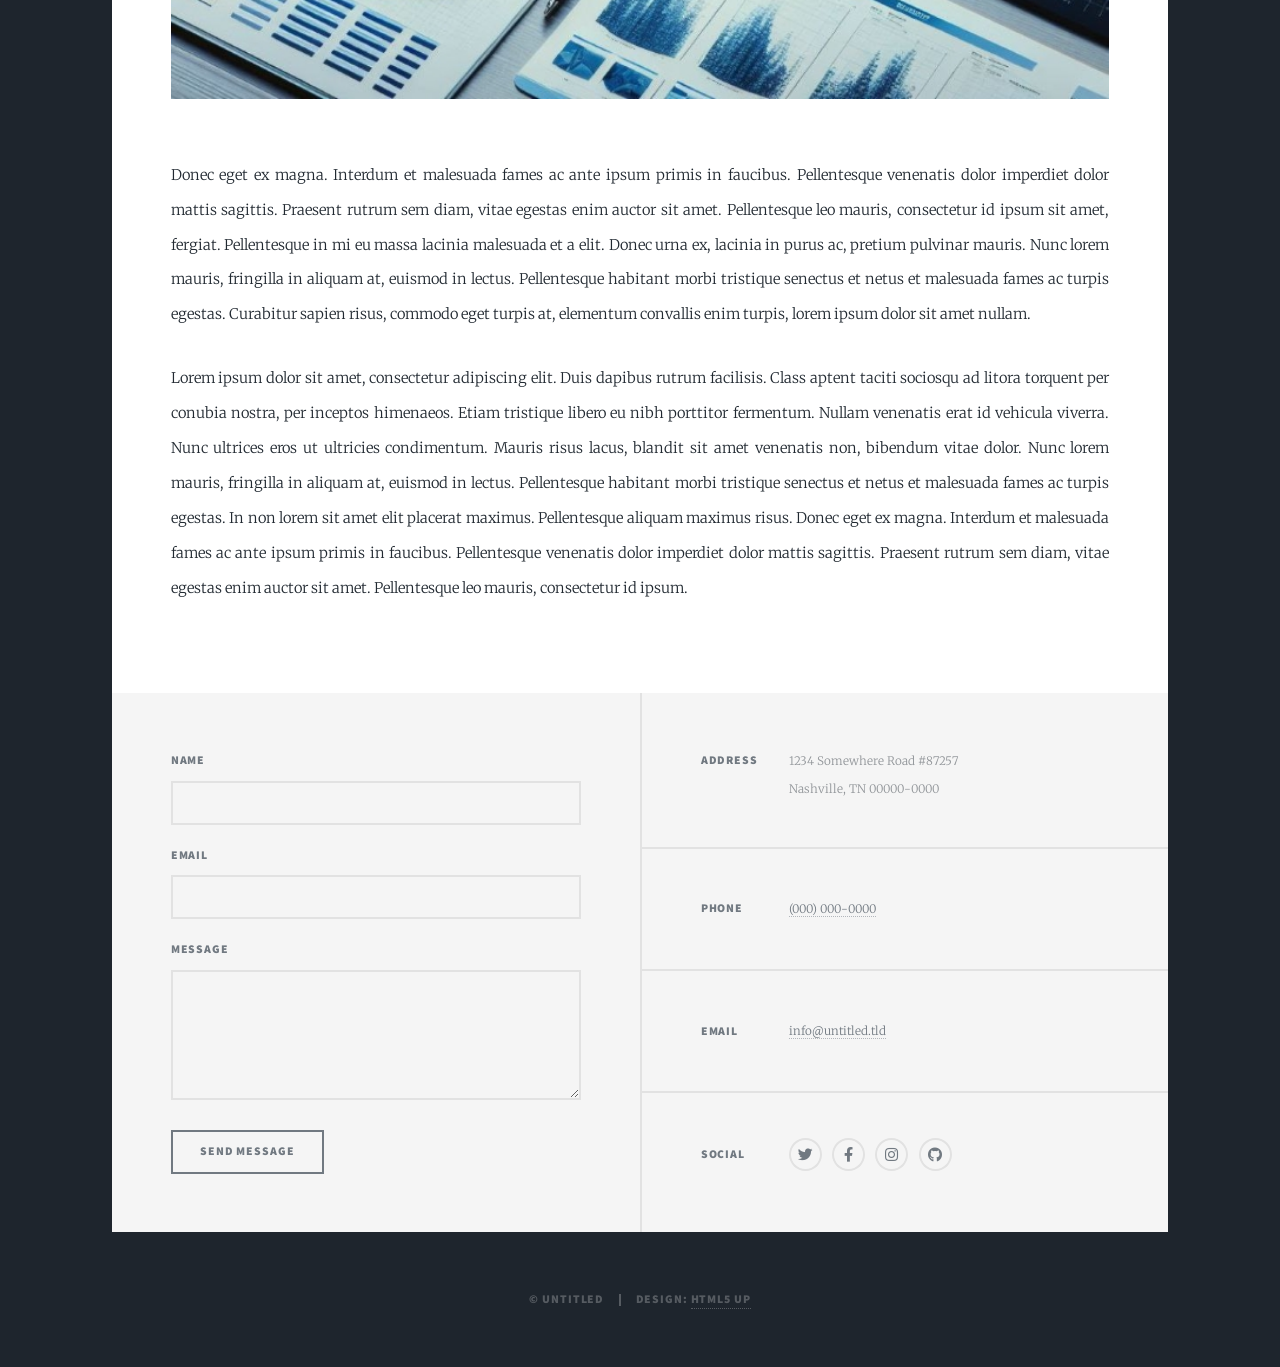
<file: generic.html>
<!DOCTYPE HTML>
<!--
	Massively by HTML5 UP
	html5up.net | @ajlkn
	Free for personal and commercial use under the CCA 3.0 license (html5up.net/license)
-->
<html>
	<head>
		<title>Generic Page - Massively by HTML5 UP</title>
		<meta charset="utf-8" />
		<meta name="viewport" content="width=device-width, initial-scale=1, user-scalable=no" />
		<link rel="stylesheet" href="assets/css/main.css" />
		<noscript><link rel="stylesheet" href="assets/css/noscript.css" /></noscript>
	</head>
	<body class="is-preload">

		<!-- Wrapper -->
			<div id="wrapper">

				<!-- Header -->
					<header id="header">
						<a href="index.html" class="logo">Massively</a>
					</header>

				<!-- Nav -->
					<nav id="nav">
						<ul class="links">
							<li><a href="index.html">This is Massively</a></li>
							<li class="active"><a href="generic.html">Generic Page</a></li>
							<li><a href="elements.html">Elements Reference</a></li>
						</ul>
						<ul class="icons">
							<li><a href="#" class="icon brands fa-twitter"><span class="label">Twitter</span></a></li>
							<li><a href="#" class="icon brands fa-facebook-f"><span class="label">Facebook</span></a></li>
							<li><a href="#" class="icon brands fa-instagram"><span class="label">Instagram</span></a></li>
							<li><a href="#" class="icon brands fa-github"><span class="label">GitHub</span></a></li>
						</ul>
					</nav>

				<!-- Main -->
					<div id="main">

						<!-- Post -->
							<section class="post">
								<header class="major">
									<span class="date">April 25, 2017</span>
									<h1>This is a<br />
									Generic Page</h1>
									<p>Aenean ornare velit lacus varius enim ullamcorper proin aliquam<br />
									facilisis ante sed etiam magna interdum congue. Lorem ipsum dolor<br />
									amet nullam sed etiam veroeros.</p>
								</header>
								<div class="image main"><img src="images/pic01.jpg" alt="" /></div>
								<p>Donec eget ex magna. Interdum et malesuada fames ac ante ipsum primis in faucibus. Pellentesque venenatis dolor imperdiet dolor mattis sagittis. Praesent rutrum sem diam, vitae egestas enim auctor sit amet. Pellentesque leo mauris, consectetur id ipsum sit amet, fergiat. Pellentesque in mi eu massa lacinia malesuada et a elit. Donec urna ex, lacinia in purus ac, pretium pulvinar mauris. Nunc lorem mauris, fringilla in aliquam at, euismod in lectus. Pellentesque habitant morbi tristique senectus et netus et malesuada fames ac turpis egestas. Curabitur sapien risus, commodo eget turpis at, elementum convallis enim turpis, lorem ipsum dolor sit amet nullam.</p>
								<p>Lorem ipsum dolor sit amet, consectetur adipiscing elit. Duis dapibus rutrum facilisis. Class aptent taciti sociosqu ad litora torquent per conubia nostra, per inceptos himenaeos. Etiam tristique libero eu nibh porttitor fermentum. Nullam venenatis erat id vehicula viverra. Nunc ultrices eros ut ultricies condimentum. Mauris risus lacus, blandit sit amet venenatis non, bibendum vitae dolor. Nunc lorem mauris, fringilla in aliquam at, euismod in lectus. Pellentesque habitant morbi tristique senectus et netus et malesuada fames ac turpis egestas. In non lorem sit amet elit placerat maximus. Pellentesque aliquam maximus risus. Donec eget ex magna. Interdum et malesuada fames ac ante ipsum primis in faucibus. Pellentesque venenatis dolor imperdiet dolor mattis sagittis. Praesent rutrum sem diam, vitae egestas enim auctor sit amet. Pellentesque leo mauris, consectetur id ipsum.</p>
							</section>

					</div>

				<!-- Footer -->
					<footer id="footer">
						<section>
							<form method="post" action="#">
								<div class="fields">
									<div class="field">
										<label for="name">Name</label>
										<input type="text" name="name" id="name" />
									</div>
									<div class="field">
										<label for="email">Email</label>
										<input type="text" name="email" id="email" />
									</div>
									<div class="field">
										<label for="message">Message</label>
										<textarea name="message" id="message" rows="3"></textarea>
									</div>
								</div>
								<ul class="actions">
									<li><input type="submit" value="Send Message" /></li>
								</ul>
							</form>
						</section>
						<section class="split contact">
							<section class="alt">
								<h3>Address</h3>
								<p>1234 Somewhere Road #87257<br />
								Nashville, TN 00000-0000</p>
							</section>
							<section>
								<h3>Phone</h3>
								<p><a href="#">(000) 000-0000</a></p>
							</section>
							<section>
								<h3>Email</h3>
								<p><a href="#">info@untitled.tld</a></p>
							</section>
							<section>
								<h3>Social</h3>
								<ul class="icons alt">
									<li><a href="#" class="icon brands alt fa-twitter"><span class="label">Twitter</span></a></li>
									<li><a href="#" class="icon brands alt fa-facebook-f"><span class="label">Facebook</span></a></li>
									<li><a href="#" class="icon brands alt fa-instagram"><span class="label">Instagram</span></a></li>
									<li><a href="#" class="icon brands alt fa-github"><span class="label">GitHub</span></a></li>
								</ul>
							</section>
						</section>
					</footer>

				<!-- Copyright -->
					<div id="copyright">
						<ul><li>&copy; Untitled</li><li>Design: <a href="https://html5up.net">HTML5 UP</a></li></ul>
					</div>

			</div>

		<!-- Scripts -->
			<script src="assets/js/jquery.min.js"></script>
			<script src="assets/js/jquery.scrollex.min.js"></script>
			<script src="assets/js/jquery.scrolly.min.js"></script>
			<script src="assets/js/browser.min.js"></script>
			<script src="assets/js/breakpoints.min.js"></script>
			<script src="assets/js/util.js"></script>
			<script src="assets/js/main.js"></script>

	</body>
</html>
</file>
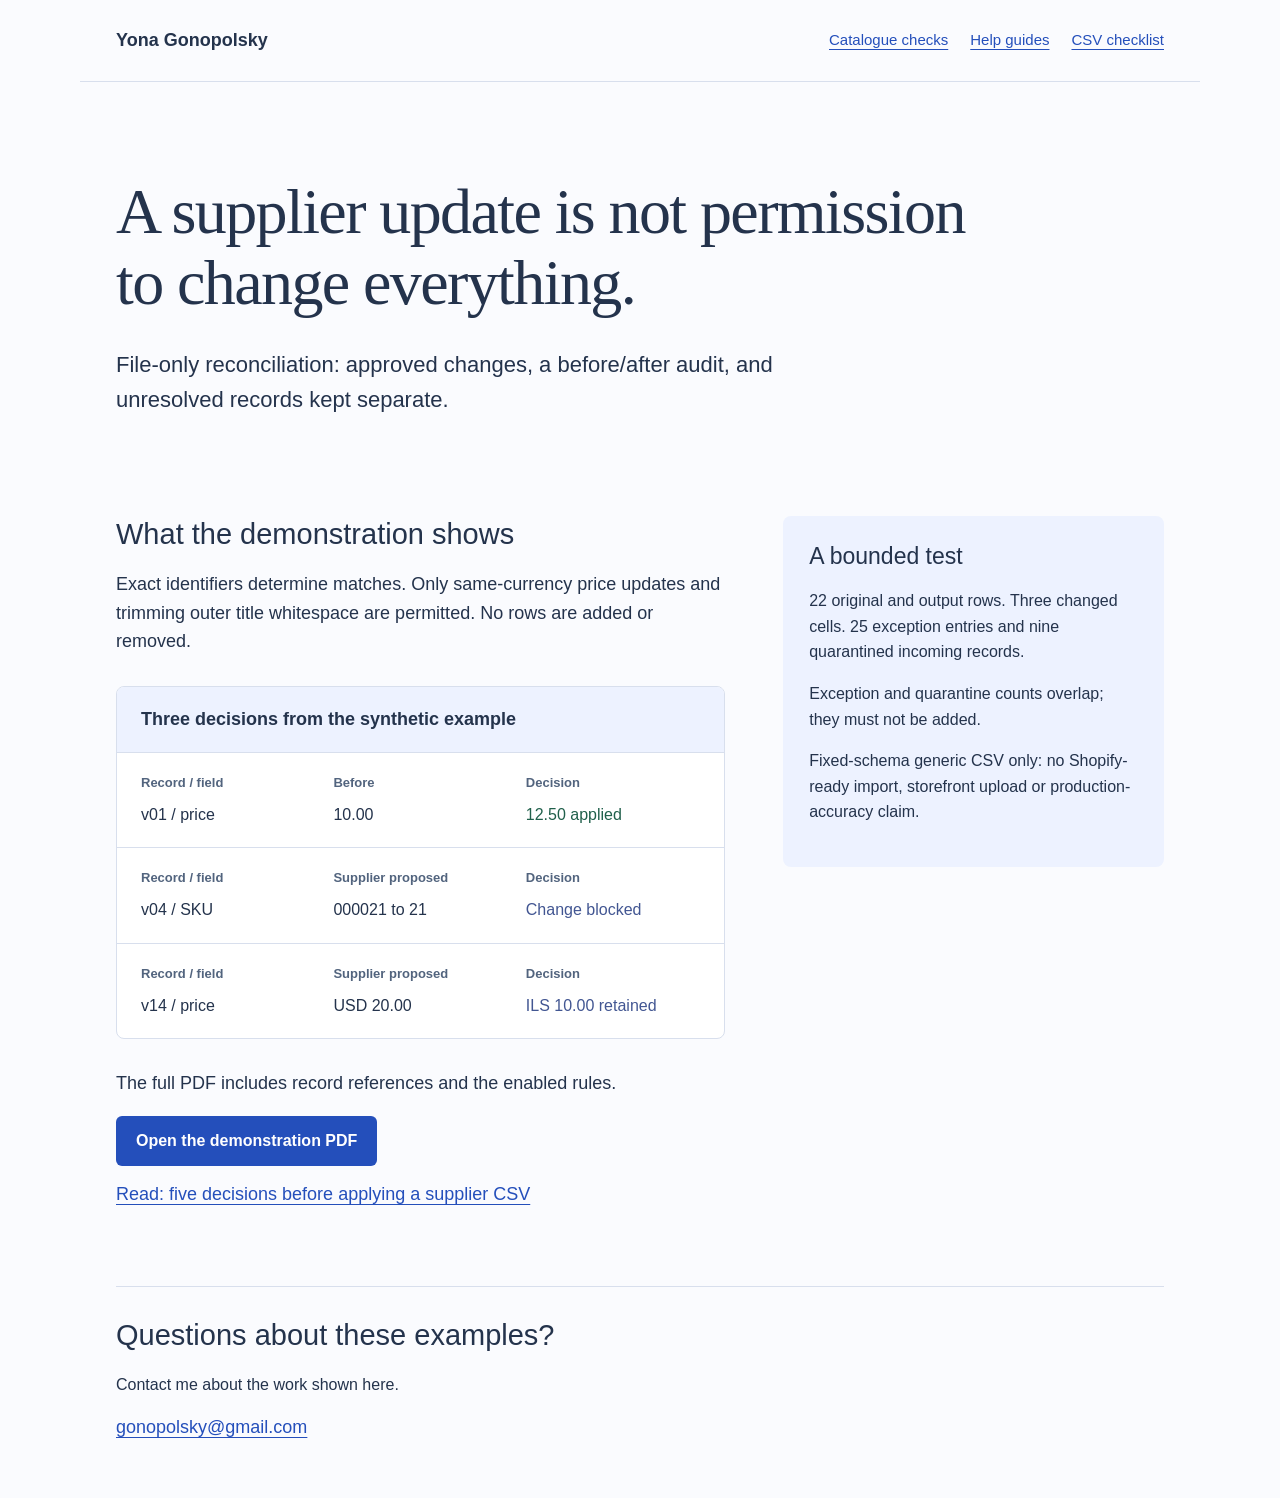
<file: work/catalogue.html>
<!doctype html><html lang="en"><head><meta charset="utf-8"><meta name="viewport" content="width=device-width, initial-scale=1"><meta name="description" content="Yona Gonopolsky's independent demonstrations of catalogue reconciliation and source-linked product help."><title>Catalogue reconciliation | Yona Gonopolsky</title><link rel="stylesheet" href="style.css"></head><body><a class="skip" href="#main">Skip to content</a><header><a class="brand" href="index.html">Yona Gonopolsky</a><nav aria-label="Main navigation"><a href="catalogue.html">Catalogue checks</a><a href="help-guides.html">Help guides</a><a href="checklist.html">CSV checklist</a></nav></header><main id="main"><section class="hero"><h1>A supplier update is not permission to change everything.</h1><p class="intro">File-only reconciliation: approved changes, a before/after audit, and unresolved records kept separate.</p></section><div class="columns"><section><h2>What the demonstration shows</h2><p>Exact identifiers determine matches. Only same-currency price updates and trimming outer title whitespace are permitted. No rows are added or removed.</p><div class="sheet"><div class="sheet-title">Three decisions from the synthetic example</div><div class="record"><div><strong>Record / field</strong>v01 / price</div><div><strong>Before</strong>10.00</div><div class="change"><strong>Decision</strong>12.50 applied</div></div><div class="record"><div><strong>Record / field</strong>v04 / SKU</div><div><strong>Supplier proposed</strong>000021 to 21</div><div class="keep"><strong>Decision</strong>Change blocked</div></div><div class="record"><div><strong>Record / field</strong>v14 / price</div><div><strong>Supplier proposed</strong>USD 20.00</div><div class="keep"><strong>Decision</strong>ILS 10.00 retained</div></div></div><p>The full PDF includes record references and the enabled rules.</p><a class="button" href="samples/catalogue-demo.pdf">Open the demonstration PDF</a><br><a class="textlink" href="checklist.html">Read: five decisions before applying a supplier CSV</a></section><aside class="aside"><h2>A bounded test</h2><p>22 original and output rows. Three changed cells. 25 exception entries and nine quarantined incoming records.</p><p>Exception and quarantine counts overlap; they must not be added.</p><p>Fixed-schema generic CSV only: no Shopify-ready import, storefront upload or production-accuracy claim.</p></aside></div><section class="contact"><h2>Questions about these examples?</h2><p>Contact me about the work shown here.</p><a href="mailto:gonopolsky@gmail.com">gonopolsky@gmail.com</a></section></main></body></html>
</file>
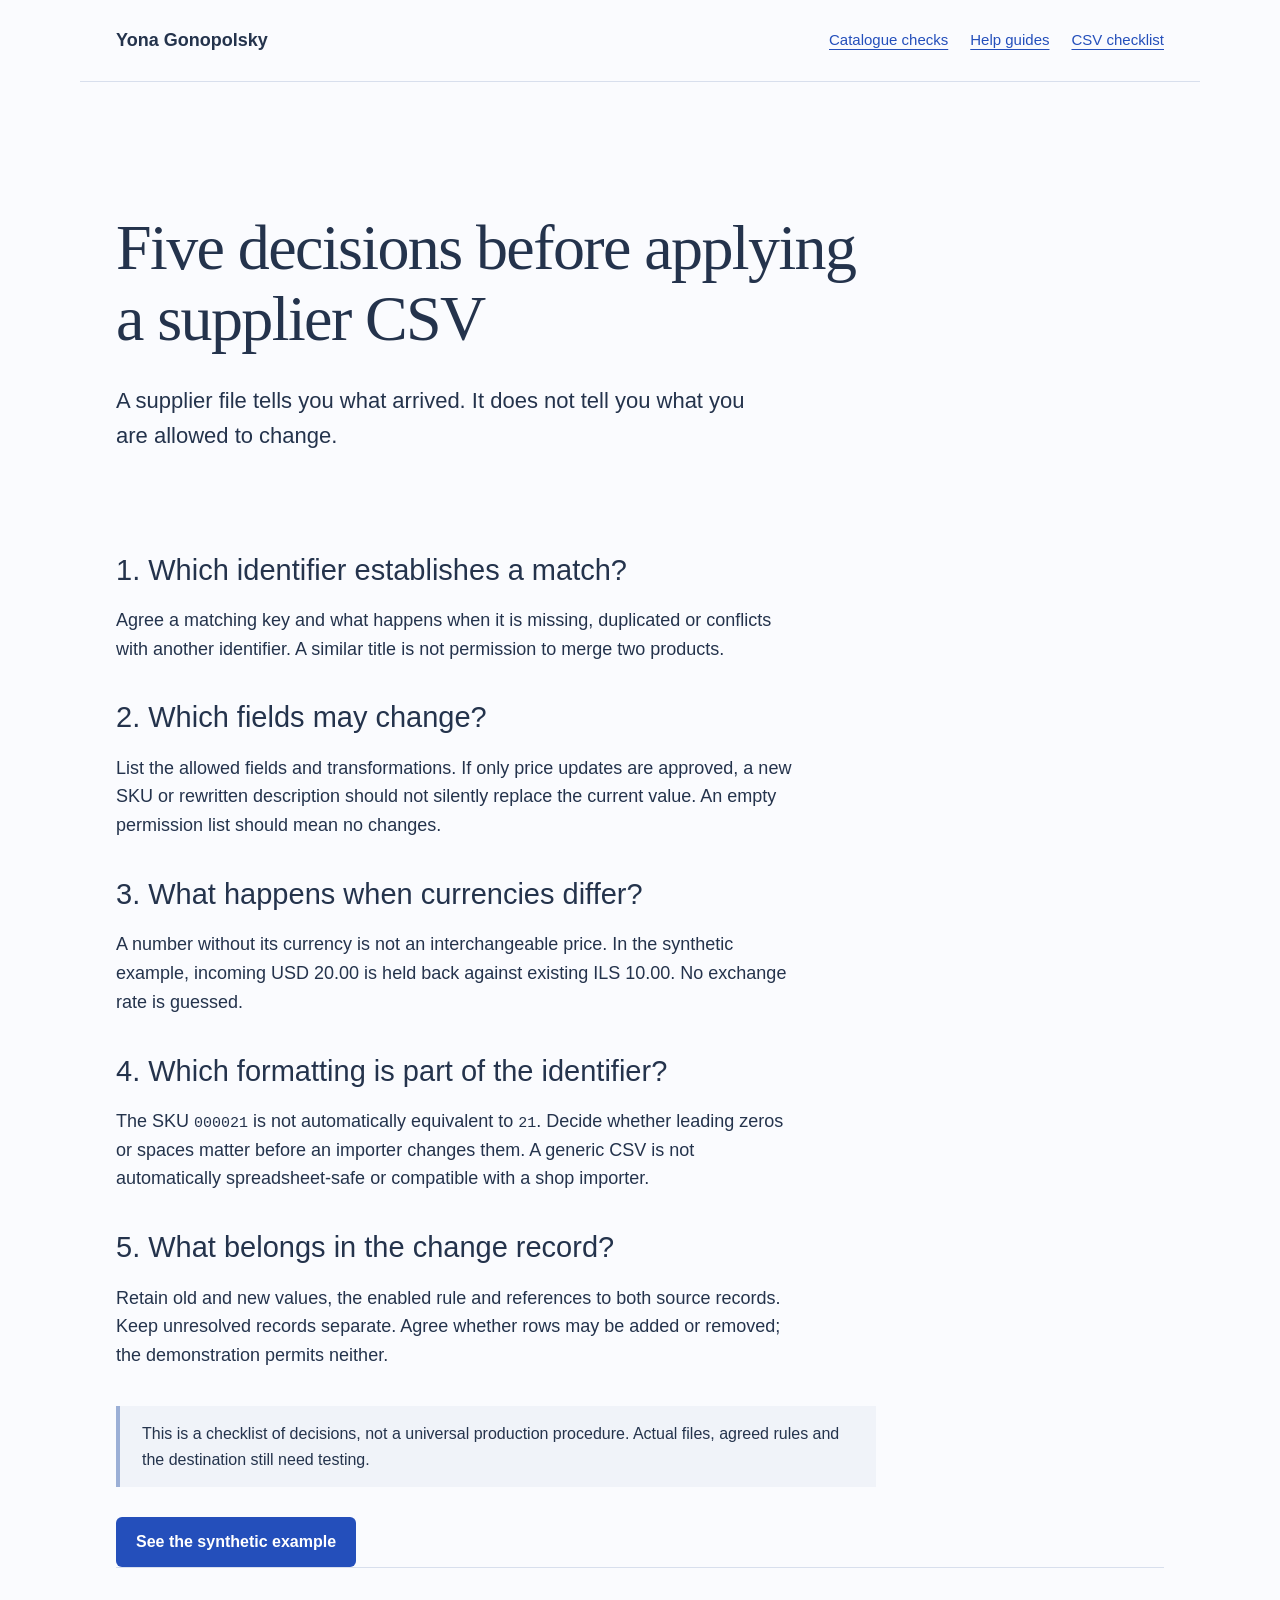
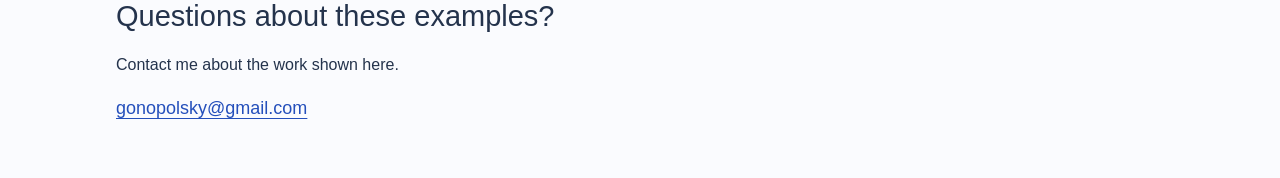
<file: work/checklist.html>
<!doctype html><html lang="en"><head><meta charset="utf-8"><meta name="viewport" content="width=device-width, initial-scale=1"><meta name="description" content="Yona Gonopolsky's independent demonstrations of catalogue reconciliation and source-linked product help."><title>Five supplier CSV decisions | Yona Gonopolsky</title><link rel="stylesheet" href="style.css"></head><body><a class="skip" href="#main">Skip to content</a><header><a class="brand" href="index.html">Yona Gonopolsky</a><nav aria-label="Main navigation"><a href="catalogue.html">Catalogue checks</a><a href="help-guides.html">Help guides</a><a href="checklist.html">CSV checklist</a></nav></header><main id="main"><article class="reading"><section class="hero"><h1>Five decisions before applying a supplier CSV</h1><p class="intro">A supplier file tells you what arrived. It does not tell you what you are allowed to change.</p></section><section><h2>1. Which identifier establishes a match?</h2><p>Agree a matching key and what happens when it is missing, duplicated or conflicts with another identifier. A similar title is not permission to merge two products.</p></section><section><h2>2. Which fields may change?</h2><p>List the allowed fields and transformations. If only price updates are approved, a new SKU or rewritten description should not silently replace the current value. An empty permission list should mean no changes.</p></section><section><h2>3. What happens when currencies differ?</h2><p>A number without its currency is not an interchangeable price. In the synthetic example, incoming USD 20.00 is held back against existing ILS 10.00. No exchange rate is guessed.</p></section><section><h2>4. Which formatting is part of the identifier?</h2><p>The SKU <code>000021</code> is not automatically equivalent to <code>21</code>. Decide whether leading zeros or spaces matter before an importer changes them. A generic CSV is not automatically spreadsheet-safe or compatible with a shop importer.</p></section><section><h2>5. What belongs in the change record?</h2><p>Retain old and new values, the enabled rule and references to both source records. Keep unresolved records separate. Agree whether rows may be added or removed; the demonstration permits neither.</p></section><div class="note">This is a checklist of decisions, not a universal production procedure. Actual files, agreed rules and the destination still need testing.</div><a class="button" href="catalogue.html">See the synthetic example</a></article><section class="contact"><h2>Questions about these examples?</h2><p>Contact me about the work shown here.</p><a href="mailto:gonopolsky@gmail.com">gonopolsky@gmail.com</a></section></main></body></html>
</file>
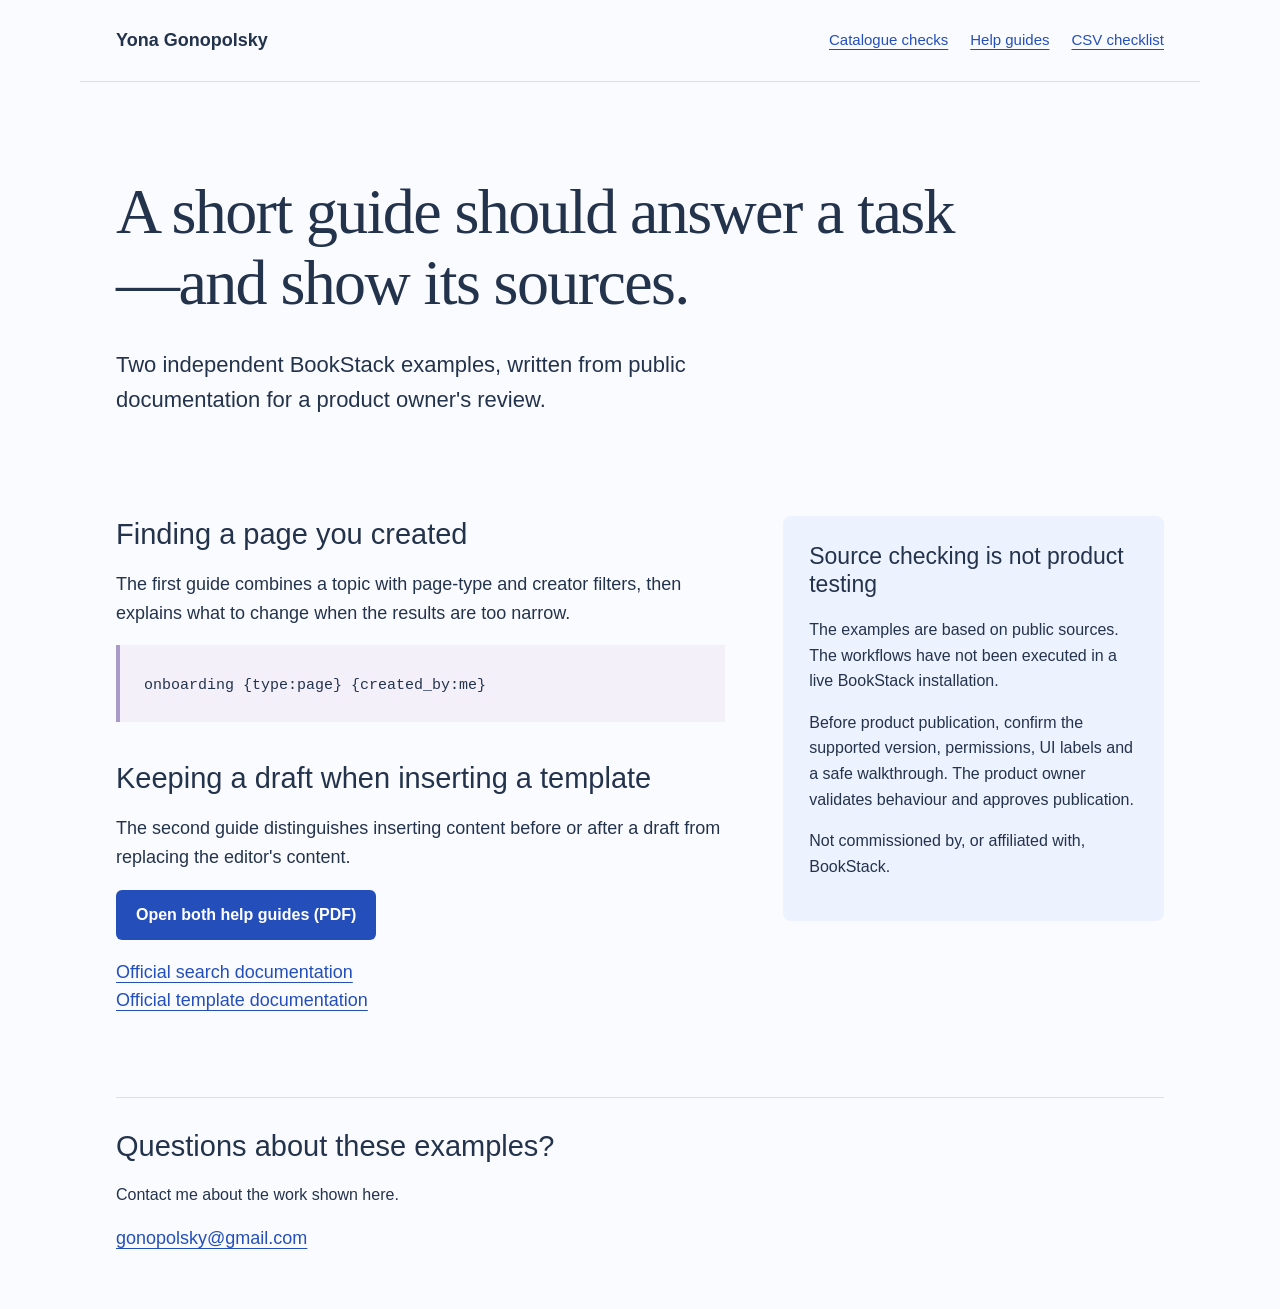
<file: work/help-guides.html>
<!doctype html><html lang="en"><head><meta charset="utf-8"><meta name="viewport" content="width=device-width, initial-scale=1"><meta name="description" content="Yona Gonopolsky's independent demonstrations of catalogue reconciliation and source-linked product help."><title>Source-linked help guides | Yona Gonopolsky</title><link rel="stylesheet" href="style.css"></head><body><a class="skip" href="#main">Skip to content</a><header><a class="brand" href="index.html">Yona Gonopolsky</a><nav aria-label="Main navigation"><a href="catalogue.html">Catalogue checks</a><a href="help-guides.html">Help guides</a><a href="checklist.html">CSV checklist</a></nav></header><main id="main"><section class="hero"><h1>A short guide should answer a task—and show its sources.</h1><p class="intro">Two independent BookStack examples, written from public documentation for a product owner's review.</p></section><div class="columns"><section><h2>Finding a page you created</h2><p>The first guide combines a topic with page-type and creator filters, then explains what to change when the results are too narrow.</p><div class="sample"><code>onboarding {type:page} {created_by:me}</code></div><h2 style="margin-top:38px">Keeping a draft when inserting a template</h2><p>The second guide distinguishes inserting content before or after a draft from replacing the editor's content.</p><a class="button" href="samples/bookstack-help.pdf">Open both help guides (PDF)</a><p><a href="https://www.bookstackapp.com/docs/user/searching/">Official search documentation</a><br><a href="https://www.bookstackapp.com/docs/user/page-templates/">Official template documentation</a></p></section><aside class="aside"><h2>Source checking is not product testing</h2><p>The examples are based on public sources. The workflows have not been executed in a live BookStack installation.</p><p>Before product publication, confirm the supported version, permissions, UI labels and a safe walkthrough. The product owner validates behaviour and approves publication.</p><p>Not commissioned by, or affiliated with, BookStack.</p></aside></div><section class="contact"><h2>Questions about these examples?</h2><p>Contact me about the work shown here.</p><a href="mailto:gonopolsky@gmail.com">gonopolsky@gmail.com</a></section></main></body></html>
</file>
<file: work/style.css>
*{box-sizing:border-box}html{scroll-behavior:smooth}body{margin:0;background:#fafbfe;color:#24334c;font:18px/1.6 'Trebuchet MS',Arial,sans-serif}a{color:#244fbb;text-underline-offset:4px}a:hover{color:#102a72}a:focus-visible{outline:3px solid #c45312;outline-offset:5px}header,main,footer{max-width:1120px;margin:auto;padding:26px 36px}header{display:flex;justify-content:space-between;gap:24px;align-items:center;border-bottom:1px solid #d8dfed}nav{display:flex;gap:22px;flex-wrap:wrap;font-size:15px}.brand{font-weight:bold;color:#24334c;text-decoration:none}.hero{padding:68px 0 40px;max-width:850px}h1{font-family:Georgia,serif;font-weight:normal;font-size:clamp(36px,5.4vw,64px);line-height:1.12;letter-spacing:-1.6px;margin:0 0 28px}h2{font-size:29px;line-height:1.25;font-weight:normal;margin:0 0 18px}h3{font-size:21px;line-height:1.35}p{max-width:68ch}.intro{font-size:22px;max-width:660px}.paths{display:grid;grid-template-columns:1fr 1fr;gap:28px;margin:24px 0 64px}.path{padding:34px;background:#edf2ff;border-radius:10px 32px 10px 10px}.path:nth-child(2){background:#efedf8;border-radius:32px 10px 10px 10px}.path p{font-size:17px}.button{display:inline-block;background:#244fbb;color:white;border-radius:6px;padding:12px 20px;text-decoration:none;font-size:16px;font-weight:bold}.button:hover{background:#183d99;color:white}.textlink{display:inline-block;margin:14px 0}.note{border-left:4px solid #9bafd6;padding:15px 22px;background:#f0f3f9;font-size:16px;margin:30px 0}.sheet{background:white;border:1px solid #d8dfed;border-radius:8px;overflow:hidden;margin:30px 0}.sheet-title{padding:18px 24px;background:#edf2ff;font-weight:bold}.record{display:grid;grid-template-columns:1fr 1fr 1fr;gap:18px;padding:20px 24px;border-top:1px solid #d8dfed;font-size:16px}.record strong{display:block;font-size:13px;margin-bottom:8px;color:#52647e}.keep{color:#425692}.change{color:#20604b}.columns{display:grid;grid-template-columns:1.6fr 1fr;gap:58px;align-items:start;margin:36px 0 64px}.aside{background:#edf2ff;border-radius:8px;padding:26px;font-size:16px}.aside h2{font-size:23px}.reading{max-width:760px}.reading section{margin:36px 0}.sample{padding:24px;border-left:4px solid #a99bc9;background:#f3f0fa}code{font:15px/1.5 monospace;overflow-wrap:anywhere}.contact{padding:30px 0;border-top:1px solid #d8dfed}.contact p{font-size:16px}footer{font-size:14px;color:#52647e;border-top:1px solid #d8dfed}.skip{position:absolute;left:-9999px}.skip:focus{left:15px;top:15px;background:white;padding:10px}@media(max-width:650px){header,main,footer{padding:22px}header{align-items:start;flex-direction:column;gap:12px}.hero{padding:40px 0 24px}h1{letter-spacing:-.7px}.intro{font-size:20px}.paths,.columns{grid-template-columns:1fr;gap:20px}.path{padding:25px}.record{padding:16px;gap:10px;grid-template-columns:1fr 1fr}.record>div:first-child{grid-column:1/-1}.columns{margin-bottom:36px}nav{gap:16px}.reading section{margin:28px 0}}@media(prefers-reduced-motion:reduce){html{scroll-behavior:auto}}
</file>
<file: assets/css/main.css>
@import url(fontawesome-all.min.css);
@import url("https://fonts.googleapis.com/css?family=Merriweather:300,700,300italic,700italic|Source+Sans+Pro:900");

/*
	Massively by HTML5 UP
	html5up.net | @ajlkn
	Free for personal and commercial use under the CCA 3.0 license (html5up.net/license)
*/

html, body, div, span, applet, object,
iframe, h1, h2, h3, h4, h5, h6, p, blockquote,
pre, a, abbr, acronym, address, big, cite,
code, del, dfn, em, img, ins, kbd, q, s, samp,
small, strike, strong, sub, sup, tt, var, b,
u, i, center, dl, dt, dd, ol, ul, li, fieldset,
form, label, legend, table, caption, tbody,
tfoot, thead, tr, th, td, article, aside,
canvas, details, embed, figure, figcaption,
footer, header, hgroup, menu, nav, output, ruby,
section, summary, time, mark, audio, video {
	margin: 0;
	padding: 0;
	border: 0;
	font-size: 100%;
	font: inherit;
	vertical-align: baseline;}

article, aside, details, figcaption, figure,
footer, header, hgroup, menu, nav, section {
	display: block;}

body {
	line-height: 1;
}

ol, ul {
	list-style: none;
}

blockquote, q {
	quotes: none;
}

	blockquote:before, blockquote:after, q:before, q:after {
		content: '';
		content: none;
	}

table {
	border-collapse: collapse;
	border-spacing: 0;
}

body {
	-webkit-text-size-adjust: none;
}

mark {
	background-color: transparent;
	color: inherit;
}

input::-moz-focus-inner {
	border: 0;
	padding: 0;
}

input, select, textarea {
	-moz-appearance: none;
	-webkit-appearance: none;
	-ms-appearance: none;
	appearance: none;
}

/* Basic */

	@-ms-viewport {
		width: device-width;
	}

	body {
		-ms-overflow-style: scrollbar;
	}

	@media screen and (max-width: 480px) {

		html, body {
			min-width: 320px;
		}

	}

	html {
		box-sizing: border-box;
	}

	*, *:before, *:after {
		box-sizing: inherit;
	}

	body {
		background-color: #1e252d;
	}

		body.is-preload *, body.is-preload *:before, body.is-preload *:after {
			-moz-animation: none !important;
			-webkit-animation: none !important;
			-ms-animation: none !important;
			animation: none !important;
			-moz-transition: none !important;
			-webkit-transition: none !important;
			-ms-transition: none !important;
			transition: none !important;
		}

/* Type */

	html {
		font-size: 16pt;
	}

		@media screen and (max-width: 1680px) {

			html {
				font-size: 12pt;
			}

		}

		@media screen and (max-width: 1280px) {

			html {
				font-size: 11pt;
			}

		}

		@media screen and (max-width: 360px) {

			html {
				font-size: 10pt;
			}

		}

	body {
		color: #212931;
	}

	body, input, select, textarea {
		font-family: "Merriweather", Georgia, serif;
		font-weight: 300;
		font-size: 1rem;
		line-height: 2.375;
	}

	a {
		-moz-transition: color 0.2s ease-in-out, background-color 0.2s ease-in-out, border-color 0.2s ease-in-out, box-shadow 0.2s ease-in-out;
		-webkit-transition: color 0.2s ease-in-out, background-color 0.2s ease-in-out, border-color 0.2s ease-in-out, box-shadow 0.2s ease-in-out;
		-ms-transition: color 0.2s ease-in-out, background-color 0.2s ease-in-out, border-color 0.2s ease-in-out, box-shadow 0.2s ease-in-out;
		transition: color 0.2s ease-in-out, background-color 0.2s ease-in-out, border-color 0.2s ease-in-out, box-shadow 0.2s ease-in-out;
		border-bottom: dotted 1px;
		text-decoration: none;
	}

		a:hover {
			border-bottom-color: transparent;
		}

	strong, b {
		font-weight: 600;
	}

	em, i {
		font-style: italic;
	}

	p {
		text-align: justify;
		margin: 0 0 2rem 0;
	}

	h1, h2, h3, h4, h5, h6 {
		font-family: "Source Sans Pro", Helvetica, sans-serif;
		font-weight: 900;
		line-height: 1.5;
		letter-spacing: 0.075em;
		text-transform: uppercase;
		margin: 0 0 1rem 0;
	}

		h1 a, h2 a, h3 a, h4 a, h5 a, h6 a {
			border-bottom: 0;
			color: inherit;
			text-decoration: none;
		}

	h1 {
		font-size: 4rem;
		line-height: 1.1;
		margin: 0 0 2rem 0;
	}

	h2 {
		font-size: 1.75rem;
		line-height: 1.3;
		margin: 0 0 1.5rem 0;
	}

	h3 {
		font-size: 1.25rem;
		margin: 0 0 1.5rem 0;
	}

	h4 {
		font-size: 1rem;
	}

	h5 {
		font-size: 0.9rem;
	}

	h6 {
		font-size: 0.8rem;
	}

	sub {
		font-size: 0.8rem;
		position: relative;
		top: 0.5rem;
	}

	sup {
		font-size: 0.8rem;
		position: relative;
		top: -0.5rem;
	}

	blockquote {
		border-left: solid 4px;
		font-style: italic;
		margin: 0 0 2rem 0;
		padding: 0.5rem 0 0.5rem 2rem;
	}

	code {
		border: solid 2px;
		font-family: "Courier New", monospace;
		font-size: 0.9rem;
		margin: 0 0.25rem;
		padding: 0.25rem 0.65rem;
	}

	pre {
		-webkit-overflow-scrolling: touch;
		font-family: "Courier New", monospace;
		font-size: 0.9rem;
		margin: 0 0 2rem 0;
	}

		pre code {
			display: block;
			line-height: 1.75;
			padding: 1rem 1.5rem;
			overflow-x: auto;
		}

	hr {
		border: 0;
		border-bottom: solid 2px;
		margin: 3rem 0;
	}

		hr.major {
			margin: 5rem 0;
		}

	.align-left {
		text-align: left;
	}

	.align-center {
		text-align: center;
	}

	.align-right {
		text-align: right;
	}

	input, select, textarea {
		color: #212931;
	}

	a {
		color: #212931;
		border-bottom-color: rgba(33, 41, 49, 0.5);
	}

		a:hover {
			border-bottom-color: transparent;
			color: #18bfef !important;
		}

	strong, b {
		color: #212931;
	}

	h1, h2, h3, h4, h5, h6 {
		color: #212931;
	}

	blockquote {
		border-left-color: #eeeeee;
	}

	code {
		background: rgba(220, 220, 220, 0.25);
		border-color: #eeeeee;
	}

	hr {
		border-bottom-color: #eeeeee;
	}

/* Row */

	.row {
		display: flex;
		flex-wrap: wrap;
		box-sizing: border-box;
		align-items: stretch;
	}

		.row > * {
			box-sizing: border-box;
		}

		.row.gtr-uniform > * > :last-child {
			margin-bottom: 0;
		}

		.row.aln-left {
			justify-content: flex-start;
		}

		.row.aln-center {
			justify-content: center;
		}

		.row.aln-right {
			justify-content: flex-end;
		}

		.row.aln-top {
			align-items: flex-start;
		}

		.row.aln-middle {
			align-items: center;
		}

		.row.aln-bottom {
			align-items: flex-end;
		}

		.row > .imp {
			order: -1;
		}

		.row > .col-1 {
			width: 8.33333%;
		}

		.row > .off-1 {
			margin-left: 8.33333%;
		}

		.row > .col-2 {
			width: 16.66667%;
		}

		.row > .off-2 {
			margin-left: 16.66667%;
		}

		.row > .col-3 {
			width: 25%;
		}

		.row > .off-3 {
			margin-left: 25%;
		}

		.row > .col-4 {
			width: 33.33333%;
		}

		.row > .off-4 {
			margin-left: 33.33333%;
		}

		.row > .col-5 {
			width: 41.66667%;
		}

		.row > .off-5 {
			margin-left: 41.66667%;
		}

		.row > .col-6 {
			width: 50%;
		}

		.row > .off-6 {
			margin-left: 50%;
		}

		.row > .col-7 {
			width: 58.33333%;
		}

		.row > .off-7 {
			margin-left: 58.33333%;
		}

		.row > .col-8 {
			width: 66.66667%;
		}

		.row > .off-8 {
			margin-left: 66.66667%;
		}

		.row > .col-9 {
			width: 75%;
		}

		.row > .off-9 {
			margin-left: 75%;
		}

		.row > .col-10 {
			width: 83.33333%;
		}

		.row > .off-10 {
			margin-left: 83.33333%;
		}

		.row > .col-11 {
			width: 91.66667%;
		}

		.row > .off-11 {
			margin-left: 91.66667%;
		}

		.row > .col-12 {
			width: 100%;
		}

		.row > .off-12 {
			margin-left: 100%;
		}

		.row.gtr-0 {
			margin-top: 0;
			margin-left: 0rem;
		}

			.row.gtr-0 > * {
				padding: 0 0 0 0rem;
			}

			.row.gtr-0.gtr-uniform {
				margin-top: 0rem;
			}

				.row.gtr-0.gtr-uniform > * {
					padding-top: 0rem;
				}

		.row.gtr-25 {
			margin-top: 0;
			margin-left: -0.375rem;
		}

			.row.gtr-25 > * {
				padding: 0 0 0 0.375rem;
			}

			.row.gtr-25.gtr-uniform {
				margin-top: -0.375rem;
			}

				.row.gtr-25.gtr-uniform > * {
					padding-top: 0.375rem;
				}

		.row.gtr-50 {
			margin-top: 0;
			margin-left: -0.75rem;
		}

			.row.gtr-50 > * {
				padding: 0 0 0 0.75rem;
			}

			.row.gtr-50.gtr-uniform {
				margin-top: -0.75rem;
			}

				.row.gtr-50.gtr-uniform > * {
					padding-top: 0.75rem;
				}

		.row {
			margin-top: 0;
			margin-left: -1.5rem;
		}

			.row > * {
				padding: 0 0 0 1.5rem;
			}

			.row.gtr-uniform {
				margin-top: -1.5rem;
			}

				.row.gtr-uniform > * {
					padding-top: 1.5rem;
				}

		.row.gtr-150 {
			margin-top: 0;
			margin-left: -2.25rem;
		}

			.row.gtr-150 > * {
				padding: 0 0 0 2.25rem;
			}

			.row.gtr-150.gtr-uniform {
				margin-top: -2.25rem;
			}

				.row.gtr-150.gtr-uniform > * {
					padding-top: 2.25rem;
				}

		.row.gtr-200 {
			margin-top: 0;
			margin-left: -3rem;
		}

			.row.gtr-200 > * {
				padding: 0 0 0 3rem;
			}

			.row.gtr-200.gtr-uniform {
				margin-top: -3rem;
			}

				.row.gtr-200.gtr-uniform > * {
					padding-top: 3rem;
				}

		@media screen and (max-width: 1680px) {

			.row {
				display: flex;
				flex-wrap: wrap;
				box-sizing: border-box;
				align-items: stretch;
			}

				.row > * {
					box-sizing: border-box;
				}

				.row.gtr-uniform > * > :last-child {
					margin-bottom: 0;
				}

				.row.aln-left {
					justify-content: flex-start;
				}

				.row.aln-center {
					justify-content: center;
				}

				.row.aln-right {
					justify-content: flex-end;
				}

				.row.aln-top {
					align-items: flex-start;
				}

				.row.aln-middle {
					align-items: center;
				}

				.row.aln-bottom {
					align-items: flex-end;
				}

				.row > .imp-xlarge {
					order: -1;
				}

				.row > .col-1-xlarge {
					width: 8.33333%;
				}

				.row > .off-1-xlarge {
					margin-left: 8.33333%;
				}

				.row > .col-2-xlarge {
					width: 16.66667%;
				}

				.row > .off-2-xlarge {
					margin-left: 16.66667%;
				}

				.row > .col-3-xlarge {
					width: 25%;
				}

				.row > .off-3-xlarge {
					margin-left: 25%;
				}

				.row > .col-4-xlarge {
					width: 33.33333%;
				}

				.row > .off-4-xlarge {
					margin-left: 33.33333%;
				}

				.row > .col-5-xlarge {
					width: 41.66667%;
				}

				.row > .off-5-xlarge {
					margin-left: 41.66667%;
				}

				.row > .col-6-xlarge {
					width: 50%;
				}

				.row > .off-6-xlarge {
					margin-left: 50%;
				}

				.row > .col-7-xlarge {
					width: 58.33333%;
				}

				.row > .off-7-xlarge {
					margin-left: 58.33333%;
				}

				.row > .col-8-xlarge {
					width: 66.66667%;
				}

				.row > .off-8-xlarge {
					margin-left: 66.66667%;
				}

				.row > .col-9-xlarge {
					width: 75%;
				}

				.row > .off-9-xlarge {
					margin-left: 75%;
				}

				.row > .col-10-xlarge {
					width: 83.33333%;
				}

				.row > .off-10-xlarge {
					margin-left: 83.33333%;
				}

				.row > .col-11-xlarge {
					width: 91.66667%;
				}

				.row > .off-11-xlarge {
					margin-left: 91.66667%;
				}

				.row > .col-12-xlarge {
					width: 100%;
				}

				.row > .off-12-xlarge {
					margin-left: 100%;
				}

				.row.gtr-0 {
					margin-top: 0;
					margin-left: 0rem;
				}

					.row.gtr-0 > * {
						padding: 0 0 0 0rem;
					}

					.row.gtr-0.gtr-uniform {
						margin-top: 0rem;
					}

						.row.gtr-0.gtr-uniform > * {
							padding-top: 0rem;
						}

				.row.gtr-25 {
					margin-top: 0;
					margin-left: -0.375rem;
				}

					.row.gtr-25 > * {
						padding: 0 0 0 0.375rem;
					}

					.row.gtr-25.gtr-uniform {
						margin-top: -0.375rem;
					}

						.row.gtr-25.gtr-uniform > * {
							padding-top: 0.375rem;
						}

				.row.gtr-50 {
					margin-top: 0;
					margin-left: -0.75rem;
				}

					.row.gtr-50 > * {
						padding: 0 0 0 0.75rem;
					}

					.row.gtr-50.gtr-uniform {
						margin-top: -0.75rem;
					}

						.row.gtr-50.gtr-uniform > * {
							padding-top: 0.75rem;
						}

				.row {
					margin-top: 0;
					margin-left: -1.5rem;
				}

					.row > * {
						padding: 0 0 0 1.5rem;
					}

					.row.gtr-uniform {
						margin-top: -1.5rem;
					}

						.row.gtr-uniform > * {
							padding-top: 1.5rem;
						}

				.row.gtr-150 {
					margin-top: 0;
					margin-left: -2.25rem;
				}

					.row.gtr-150 > * {
						padding: 0 0 0 2.25rem;
					}

					.row.gtr-150.gtr-uniform {
						margin-top: -2.25rem;
					}

						.row.gtr-150.gtr-uniform > * {
							padding-top: 2.25rem;
						}

				.row.gtr-200 {
					margin-top: 0;
					margin-left: -3rem;
				}

					.row.gtr-200 > * {
						padding: 0 0 0 3rem;
					}

					.row.gtr-200.gtr-uniform {
						margin-top: -3rem;
					}

						.row.gtr-200.gtr-uniform > * {
							padding-top: 3rem;
						}

		}

		@media screen and (max-width: 1280px) {

			.row {
				display: flex;
				flex-wrap: wrap;
				box-sizing: border-box;
				align-items: stretch;
			}

				.row > * {
					box-sizing: border-box;
				}

				.row.gtr-uniform > * > :last-child {
					margin-bottom: 0;
				}

				.row.aln-left {
					justify-content: flex-start;
				}

				.row.aln-center {
					justify-content: center;
				}

				.row.aln-right {
					justify-content: flex-end;
				}

				.row.aln-top {
					align-items: flex-start;
				}

				.row.aln-middle {
					align-items: center;
				}

				.row.aln-bottom {
					align-items: flex-end;
				}

				.row > .imp-large {
					order: -1;
				}

				.row > .col-1-large {
					width: 8.33333%;
				}

				.row > .off-1-large {
					margin-left: 8.33333%;
				}

				.row > .col-2-large {
					width: 16.66667%;
				}

				.row > .off-2-large {
					margin-left: 16.66667%;
				}

				.row > .col-3-large {
					width: 25%;
				}

				.row > .off-3-large {
					margin-left: 25%;
				}

				.row > .col-4-large {
					width: 33.33333%;
				}

				.row > .off-4-large {
					margin-left: 33.33333%;
				}

				.row > .col-5-large {
					width: 41.66667%;
				}

				.row > .off-5-large {
					margin-left: 41.66667%;
				}

				.row > .col-6-large {
					width: 50%;
				}

				.row > .off-6-large {
					margin-left: 50%;
				}

				.row > .col-7-large {
					width: 58.33333%;
				}

				.row > .off-7-large {
					margin-left: 58.33333%;
				}

				.row > .col-8-large {
					width: 66.66667%;
				}

				.row > .off-8-large {
					margin-left: 66.66667%;
				}

				.row > .col-9-large {
					width: 75%;
				}

				.row > .off-9-large {
					margin-left: 75%;
				}

				.row > .col-10-large {
					width: 83.33333%;
				}

				.row > .off-10-large {
					margin-left: 83.33333%;
				}

				.row > .col-11-large {
					width: 91.66667%;
				}

				.row > .off-11-large {
					margin-left: 91.66667%;
				}

				.row > .col-12-large {
					width: 100%;
				}

				.row > .off-12-large {
					margin-left: 100%;
				}

				.row.gtr-0 {
					margin-top: 0;
					margin-left: 0rem;
				}

					.row.gtr-0 > * {
						padding: 0 0 0 0rem;
					}

					.row.gtr-0.gtr-uniform {
						margin-top: 0rem;
					}

						.row.gtr-0.gtr-uniform > * {
							padding-top: 0rem;
						}

				.row.gtr-25 {
					margin-top: 0;
					margin-left: -0.375rem;
				}

					.row.gtr-25 > * {
						padding: 0 0 0 0.375rem;
					}

					.row.gtr-25.gtr-uniform {
						margin-top: -0.375rem;
					}

						.row.gtr-25.gtr-uniform > * {
							padding-top: 0.375rem;
						}

				.row.gtr-50 {
					margin-top: 0;
					margin-left: -0.75rem;
				}

					.row.gtr-50 > * {
						padding: 0 0 0 0.75rem;
					}

					.row.gtr-50.gtr-uniform {
						margin-top: -0.75rem;
					}

						.row.gtr-50.gtr-uniform > * {
							padding-top: 0.75rem;
						}

				.row {
					margin-top: 0;
					margin-left: -1.5rem;
				}

					.row > * {
						padding: 0 0 0 1.5rem;
					}

					.row.gtr-uniform {
						margin-top: -1.5rem;
					}

						.row.gtr-uniform > * {
							padding-top: 1.5rem;
						}

				.row.gtr-150 {
					margin-top: 0;
					margin-left: -2.25rem;
				}

					.row.gtr-150 > * {
						padding: 0 0 0 2.25rem;
					}

					.row.gtr-150.gtr-uniform {
						margin-top: -2.25rem;
					}

						.row.gtr-150.gtr-uniform > * {
							padding-top: 2.25rem;
						}

				.row.gtr-200 {
					margin-top: 0;
					margin-left: -3rem;
				}

					.row.gtr-200 > * {
						padding: 0 0 0 3rem;
					}

					.row.gtr-200.gtr-uniform {
						margin-top: -3rem;
					}

						.row.gtr-200.gtr-uniform > * {
							padding-top: 3rem;
						}

		}

		@media screen and (max-width: 980px) {

			.row {
				display: flex;
				flex-wrap: wrap;
				box-sizing: border-box;
				align-items: stretch;
			}

				.row > * {
					box-sizing: border-box;
				}

				.row.gtr-uniform > * > :last-child {
					margin-bottom: 0;
				}

				.row.aln-left {
					justify-content: flex-start;
				}

				.row.aln-center {
					justify-content: center;
				}

				.row.aln-right {
					justify-content: flex-end;
				}

				.row.aln-top {
					align-items: flex-start;
				}

				.row.aln-middle {
					align-items: center;
				}

				.row.aln-bottom {
					align-items: flex-end;
				}

				.row > .imp-medium {
					order: -1;
				}

				.row > .col-1-medium {
					width: 8.33333%;
				}

				.row > .off-1-medium {
					margin-left: 8.33333%;
				}

				.row > .col-2-medium {
					width: 16.66667%;
				}

				.row > .off-2-medium {
					margin-left: 16.66667%;
				}

				.row > .col-3-medium {
					width: 25%;
				}

				.row > .off-3-medium {
					margin-left: 25%;
				}

				.row > .col-4-medium {
					width: 33.33333%;
				}

				.row > .off-4-medium {
					margin-left: 33.33333%;
				}

				.row > .col-5-medium {
					width: 41.66667%;
				}

				.row > .off-5-medium {
					margin-left: 41.66667%;
				}

				.row > .col-6-medium {
					width: 50%;
				}

				.row > .off-6-medium {
					margin-left: 50%;
				}

				.row > .col-7-medium {
					width: 58.33333%;
				}

				.row > .off-7-medium {
					margin-left: 58.33333%;
				}

				.row > .col-8-medium {
					width: 66.66667%;
				}

				.row > .off-8-medium {
					margin-left: 66.66667%;
				}

				.row > .col-9-medium {
					width: 75%;
				}

				.row > .off-9-medium {
					margin-left: 75%;
				}

				.row > .col-10-medium {
					width: 83.33333%;
				}

				.row > .off-10-medium {
					margin-left: 83.33333%;
				}

				.row > .col-11-medium {
					width: 91.66667%;
				}

				.row > .off-11-medium {
					margin-left: 91.66667%;
				}

				.row > .col-12-medium {
					width: 100%;
				}

				.row > .off-12-medium {
					margin-left: 100%;
				}

				.row.gtr-0 {
					margin-top: 0;
					margin-left: 0rem;
				}

					.row.gtr-0 > * {
						padding: 0 0 0 0rem;
					}

					.row.gtr-0.gtr-uniform {
						margin-top: 0rem;
					}

						.row.gtr-0.gtr-uniform > * {
							padding-top: 0rem;
						}

				.row.gtr-25 {
					margin-top: 0;
					margin-left: -0.375rem;
				}

					.row.gtr-25 > * {
						padding: 0 0 0 0.375rem;
					}

					.row.gtr-25.gtr-uniform {
						margin-top: -0.375rem;
					}

						.row.gtr-25.gtr-uniform > * {
							padding-top: 0.375rem;
						}

				.row.gtr-50 {
					margin-top: 0;
					margin-left: -0.75rem;
				}

					.row.gtr-50 > * {
						padding: 0 0 0 0.75rem;
					}

					.row.gtr-50.gtr-uniform {
						margin-top: -0.75rem;
					}

						.row.gtr-50.gtr-uniform > * {
							padding-top: 0.75rem;
						}

				.row {
					margin-top: 0;
					margin-left: -1.5rem;
				}

					.row > * {
						padding: 0 0 0 1.5rem;
					}

					.row.gtr-uniform {
						margin-top: -1.5rem;
					}

						.row.gtr-uniform > * {
							padding-top: 1.5rem;
						}

				.row.gtr-150 {
					margin-top: 0;
					margin-left: -2.25rem;
				}

					.row.gtr-150 > * {
						padding: 0 0 0 2.25rem;
					}

					.row.gtr-150.gtr-uniform {
						margin-top: -2.25rem;
					}

						.row.gtr-150.gtr-uniform > * {
							padding-top: 2.25rem;
						}

				.row.gtr-200 {
					margin-top: 0;
					margin-left: -3rem;
				}

					.row.gtr-200 > * {
						padding: 0 0 0 3rem;
					}

					.row.gtr-200.gtr-uniform {
						margin-top: -3rem;
					}

						.row.gtr-200.gtr-uniform > * {
							padding-top: 3rem;
						}

		}

		@media screen and (max-width: 736px) {

			.row {
				display: flex;
				flex-wrap: wrap;
				box-sizing: border-box;
				align-items: stretch;
			}

				.row > * {
					box-sizing: border-box;
				}

				.row.gtr-uniform > * > :last-child {
					margin-bottom: 0;
				}

				.row.aln-left {
					justify-content: flex-start;
				}

				.row.aln-center {
					justify-content: center;
				}

				.row.aln-right {
					justify-content: flex-end;
				}

				.row.aln-top {
					align-items: flex-start;
				}

				.row.aln-middle {
					align-items: center;
				}

				.row.aln-bottom {
					align-items: flex-end;
				}

				.row > .imp-small {
					order: -1;
				}

				.row > .col-1-small {
					width: 8.33333%;
				}

				.row > .off-1-small {
					margin-left: 8.33333%;
				}

				.row > .col-2-small {
					width: 16.66667%;
				}

				.row > .off-2-small {
					margin-left: 16.66667%;
				}

				.row > .col-3-small {
					width: 25%;
				}

				.row > .off-3-small {
					margin-left: 25%;
				}

				.row > .col-4-small {
					width: 33.33333%;
				}

				.row > .off-4-small {
					margin-left: 33.33333%;
				}

				.row > .col-5-small {
					width: 41.66667%;
				}

				.row > .off-5-small {
					margin-left: 41.66667%;
				}

				.row > .col-6-small {
					width: 50%;
				}

				.row > .off-6-small {
					margin-left: 50%;
				}

				.row > .col-7-small {
					width: 58.33333%;
				}

				.row > .off-7-small {
					margin-left: 58.33333%;
				}

				.row > .col-8-small {
					width: 66.66667%;
				}

				.row > .off-8-small {
					margin-left: 66.66667%;
				}

				.row > .col-9-small {
					width: 75%;
				}

				.row > .off-9-small {
					margin-left: 75%;
				}

				.row > .col-10-small {
					width: 83.33333%;
				}

				.row > .off-10-small {
					margin-left: 83.33333%;
				}

				.row > .col-11-small {
					width: 91.66667%;
				}

				.row > .off-11-small {
					margin-left: 91.66667%;
				}

				.row > .col-12-small {
					width: 100%;
				}

				.row > .off-12-small {
					margin-left: 100%;
				}

				.row.gtr-0 {
					margin-top: 0;
					margin-left: 0rem;
				}

					.row.gtr-0 > * {
						padding: 0 0 0 0rem;
					}

					.row.gtr-0.gtr-uniform {
						margin-top: 0rem;
					}

						.row.gtr-0.gtr-uniform > * {
							padding-top: 0rem;
						}

				.row.gtr-25 {
					margin-top: 0;
					margin-left: -0.375rem;
				}

					.row.gtr-25 > * {
						padding: 0 0 0 0.375rem;
					}

					.row.gtr-25.gtr-uniform {
						margin-top: -0.375rem;
					}

						.row.gtr-25.gtr-uniform > * {
							padding-top: 0.375rem;
						}

				.row.gtr-50 {
					margin-top: 0;
					margin-left: -0.75rem;
				}

					.row.gtr-50 > * {
						padding: 0 0 0 0.75rem;
					}

					.row.gtr-50.gtr-uniform {
						margin-top: -0.75rem;
					}

						.row.gtr-50.gtr-uniform > * {
							padding-top: 0.75rem;
						}

				.row {
					margin-top: 0;
					margin-left: -1.5rem;
				}

					.row > * {
						padding: 0 0 0 1.5rem;
					}

					.row.gtr-uniform {
						margin-top: -1.5rem;
					}

						.row.gtr-uniform > * {
							padding-top: 1.5rem;
						}

				.row.gtr-150 {
					margin-top: 0;
					margin-left: -2.25rem;
				}

					.row.gtr-150 > * {
						padding: 0 0 0 2.25rem;
					}

					.row.gtr-150.gtr-uniform {
						margin-top: -2.25rem;
					}

						.row.gtr-150.gtr-uniform > * {
							padding-top: 2.25rem;
						}

				.row.gtr-200 {
					margin-top: 0;
					margin-left: -3rem;
				}

					.row.gtr-200 > * {
						padding: 0 0 0 3rem;
					}

					.row.gtr-200.gtr-uniform {
						margin-top: -3rem;
					}

						.row.gtr-200.gtr-uniform > * {
							padding-top: 3rem;
						}

		}

		@media screen and (max-width: 480px) {

			.row {
				display: flex;
				flex-wrap: wrap;
				box-sizing: border-box;
				align-items: stretch;
			}

				.row > * {
					box-sizing: border-box;
				}

				.row.gtr-uniform > * > :last-child {
					margin-bottom: 0;
				}

				.row.aln-left {
					justify-content: flex-start;
				}

				.row.aln-center {
					justify-content: center;
				}

				.row.aln-right {
					justify-content: flex-end;
				}

				.row.aln-top {
					align-items: flex-start;
				}

				.row.aln-middle {
					align-items: center;
				}

				.row.aln-bottom {
					align-items: flex-end;
				}

				.row > .imp-xsmall {
					order: -1;
				}

				.row > .col-1-xsmall {
					width: 8.33333%;
				}

				.row > .off-1-xsmall {
					margin-left: 8.33333%;
				}

				.row > .col-2-xsmall {
					width: 16.66667%;
				}

				.row > .off-2-xsmall {
					margin-left: 16.66667%;
				}

				.row > .col-3-xsmall {
					width: 25%;
				}

				.row > .off-3-xsmall {
					margin-left: 25%;
				}

				.row > .col-4-xsmall {
					width: 33.33333%;
				}

				.row > .off-4-xsmall {
					margin-left: 33.33333%;
				}

				.row > .col-5-xsmall {
					width: 41.66667%;
				}

				.row > .off-5-xsmall {
					margin-left: 41.66667%;
				}

				.row > .col-6-xsmall {
					width: 50%;
				}

				.row > .off-6-xsmall {
					margin-left: 50%;
				}

				.row > .col-7-xsmall {
					width: 58.33333%;
				}

				.row > .off-7-xsmall {
					margin-left: 58.33333%;
				}

				.row > .col-8-xsmall {
					width: 66.66667%;
				}

				.row > .off-8-xsmall {
					margin-left: 66.66667%;
				}

				.row > .col-9-xsmall {
					width: 75%;
				}

				.row > .off-9-xsmall {
					margin-left: 75%;
				}

				.row > .col-10-xsmall {
					width: 83.33333%;
				}

				.row > .off-10-xsmall {
					margin-left: 83.33333%;
				}

				.row > .col-11-xsmall {
					width: 91.66667%;
				}

				.row > .off-11-xsmall {
					margin-left: 91.66667%;
				}

				.row > .col-12-xsmall {
					width: 100%;
				}

				.row > .off-12-xsmall {
					margin-left: 100%;
				}

				.row.gtr-0 {
					margin-top: 0;
					margin-left: 0rem;
				}

					.row.gtr-0 > * {
						padding: 0 0 0 0rem;
					}

					.row.gtr-0.gtr-uniform {
						margin-top: 0rem;
					}

						.row.gtr-0.gtr-uniform > * {
							padding-top: 0rem;
						}

				.row.gtr-25 {
					margin-top: 0;
					margin-left: -0.375rem;
				}

					.row.gtr-25 > * {
						padding: 0 0 0 0.375rem;
					}

					.row.gtr-25.gtr-uniform {
						margin-top: -0.375rem;
					}

						.row.gtr-25.gtr-uniform > * {
							padding-top: 0.375rem;
						}

				.row.gtr-50 {
					margin-top: 0;
					margin-left: -0.75rem;
				}

					.row.gtr-50 > * {
						padding: 0 0 0 0.75rem;
					}

					.row.gtr-50.gtr-uniform {
						margin-top: -0.75rem;
					}

						.row.gtr-50.gtr-uniform > * {
							padding-top: 0.75rem;
						}

				.row {
					margin-top: 0;
					margin-left: -1.5rem;
				}

					.row > * {
						padding: 0 0 0 1.5rem;
					}

					.row.gtr-uniform {
						margin-top: -1.5rem;
					}

						.row.gtr-uniform > * {
							padding-top: 1.5rem;
						}

				.row.gtr-150 {
					margin-top: 0;
					margin-left: -2.25rem;
				}

					.row.gtr-150 > * {
						padding: 0 0 0 2.25rem;
					}

					.row.gtr-150.gtr-uniform {
						margin-top: -2.25rem;
					}

						.row.gtr-150.gtr-uniform > * {
							padding-top: 2.25rem;
						}

				.row.gtr-200 {
					margin-top: 0;
					margin-left: -3rem;
				}

					.row.gtr-200 > * {
						padding: 0 0 0 3rem;
					}

					.row.gtr-200.gtr-uniform {
						margin-top: -3rem;
					}

						.row.gtr-200.gtr-uniform > * {
							padding-top: 3rem;
						}

		}

		@media screen and (max-width: 360px) {

			.row {
				display: flex;
				flex-wrap: wrap;
				box-sizing: border-box;
				align-items: stretch;
			}

				.row > * {
					box-sizing: border-box;
				}

				.row.gtr-uniform > * > :last-child {
					margin-bottom: 0;
				}

				.row.aln-left {
					justify-content: flex-start;
				}

				.row.aln-center {
					justify-content: center;
				}

				.row.aln-right {
					justify-content: flex-end;
				}

				.row.aln-top {
					align-items: flex-start;
				}

				.row.aln-middle {
					align-items: center;
				}

				.row.aln-bottom {
					align-items: flex-end;
				}

				.row > .imp-xxsmall {
					order: -1;
				}

				.row > .col-1-xxsmall {
					width: 8.33333%;
				}

				.row > .off-1-xxsmall {
					margin-left: 8.33333%;
				}

				.row > .col-2-xxsmall {
					width: 16.66667%;
				}

				.row > .off-2-xxsmall {
					margin-left: 16.66667%;
				}

				.row > .col-3-xxsmall {
					width: 25%;
				}

				.row > .off-3-xxsmall {
					margin-left: 25%;
				}

				.row > .col-4-xxsmall {
					width: 33.33333%;
				}

				.row > .off-4-xxsmall {
					margin-left: 33.33333%;
				}

				.row > .col-5-xxsmall {
					width: 41.66667%;
				}

				.row > .off-5-xxsmall {
					margin-left: 41.66667%;
				}

				.row > .col-6-xxsmall {
					width: 50%;
				}

				.row > .off-6-xxsmall {
					margin-left: 50%;
				}

				.row > .col-7-xxsmall {
					width: 58.33333%;
				}

				.row > .off-7-xxsmall {
					margin-left: 58.33333%;
				}

				.row > .col-8-xxsmall {
					width: 66.66667%;
				}

				.row > .off-8-xxsmall {
					margin-left: 66.66667%;
				}

				.row > .col-9-xxsmall {
					width: 75%;
				}

				.row > .off-9-xxsmall {
					margin-left: 75%;
				}

				.row > .col-10-xxsmall {
					width: 83.33333%;
				}

				.row > .off-10-xxsmall {
					margin-left: 83.33333%;
				}

				.row > .col-11-xxsmall {
					width: 91.66667%;
				}

				.row > .off-11-xxsmall {
					margin-left: 91.66667%;
				}

				.row > .col-12-xxsmall {
					width: 100%;
				}

				.row > .off-12-xxsmall {
					margin-left: 100%;
				}

				.row.gtr-0 {
					margin-top: 0;
					margin-left: 0rem;
				}

					.row.gtr-0 > * {
						padding: 0 0 0 0rem;
					}

					.row.gtr-0.gtr-uniform {
						margin-top: 0rem;
					}

						.row.gtr-0.gtr-uniform > * {
							padding-top: 0rem;
						}

				.row.gtr-25 {
					margin-top: 0;
					margin-left: -0.375rem;
				}

					.row.gtr-25 > * {
						padding: 0 0 0 0.375rem;
					}

					.row.gtr-25.gtr-uniform {
						margin-top: -0.375rem;
					}

						.row.gtr-25.gtr-uniform > * {
							padding-top: 0.375rem;
						}

				.row.gtr-50 {
					margin-top: 0;
					margin-left: -0.75rem;
				}

					.row.gtr-50 > * {
						padding: 0 0 0 0.75rem;
					}

					.row.gtr-50.gtr-uniform {
						margin-top: -0.75rem;
					}

						.row.gtr-50.gtr-uniform > * {
							padding-top: 0.75rem;
						}

				.row {
					margin-top: 0;
					margin-left: -1.5rem;
				}

					.row > * {
						padding: 0 0 0 1.5rem;
					}

					.row.gtr-uniform {
						margin-top: -1.5rem;
					}

						.row.gtr-uniform > * {
							padding-top: 1.5rem;
						}

				.row.gtr-150 {
					margin-top: 0;
					margin-left: -2.25rem;
				}

					.row.gtr-150 > * {
						padding: 0 0 0 2.25rem;
					}

					.row.gtr-150.gtr-uniform {
						margin-top: -2.25rem;
					}

						.row.gtr-150.gtr-uniform > * {
							padding-top: 2.25rem;
						}

				.row.gtr-200 {
					margin-top: 0;
					margin-left: -3rem;
				}

					.row.gtr-200 > * {
						padding: 0 0 0 3rem;
					}

					.row.gtr-200.gtr-uniform {
						margin-top: -3rem;
					}

						.row.gtr-200.gtr-uniform > * {
							padding-top: 3rem;
						}

		}

/* Box */

	.box {
		border: solid 2px;
		margin-bottom: 2rem;
		padding: 1.5rem;
	}

		.box > :last-child,
		.box > :last-child > :last-child,
		.box > :last-child > :last-child > :last-child {
			margin-bottom: 0;
		}

		.box.alt {
			border: 0;
			border-radius: 0;
			padding: 0;
		}

	.box {
		border-color: #eeeeee;
	}

/* Button */

	input[type="submit"],
	input[type="reset"],
	input[type="button"],
	button,
	.button {
		-moz-appearance: none;
		-webkit-appearance: none;
		-ms-appearance: none;
		appearance: none;
		-moz-transition: background-color 0.2s ease-in-out, box-shadow 0.2s ease-in-out, color 0.2s ease-in-out;
		-webkit-transition: background-color 0.2s ease-in-out, box-shadow 0.2s ease-in-out, color 0.2s ease-in-out;
		-ms-transition: background-color 0.2s ease-in-out, box-shadow 0.2s ease-in-out, color 0.2s ease-in-out;
		transition: background-color 0.2s ease-in-out, box-shadow 0.2s ease-in-out, color 0.2s ease-in-out;
		border: 0;
		border-radius: 0;
		cursor: pointer;
		display: inline-block;
		font-family: "Source Sans Pro", Helvetica, sans-serif;
		font-size: 0.8rem;
		font-weight: 900;
		letter-spacing: 0.075em;
		height: 3rem;
		line-height: 3rem;
		padding: 0 2rem;
		text-align: center;
		text-decoration: none;
		text-transform: uppercase;
		white-space: nowrap;
	}

		input[type="submit"].icon:before,
		input[type="reset"].icon:before,
		input[type="button"].icon:before,
		button.icon:before,
		.button.icon:before {
			margin-right: 0.5rem;
		}

		input[type="submit"].icon.solo,
		input[type="reset"].icon.solo,
		input[type="button"].icon.solo,
		button.icon.solo,
		.button.icon.solo {
			position: relative;
			width: 4rem;
			height: 4rem;
			line-height: 4rem;
			border-radius: 4rem;
			text-indent: 4rem;
			overflow: hidden;
			padding: 0;
			white-space: nowrap;
		}

			input[type="submit"].icon.solo:before,
			input[type="reset"].icon.solo:before,
			input[type="button"].icon.solo:before,
			button.icon.solo:before,
			.button.icon.solo:before {
				position: absolute;
				display: block;
				top: 0;
				left: 0;
				width: inherit;
				height: inherit;
				line-height: inherit;
				font-size: 1.25rem;
				margin-right: 0;
				text-align: center;
				text-indent: 0;
			}

		input[type="submit"].fit,
		input[type="reset"].fit,
		input[type="button"].fit,
		button.fit,
		.button.fit {
			width: 100%;
		}

		input[type="submit"].small,
		input[type="reset"].small,
		input[type="button"].small,
		button.small,
		.button.small {
			font-size: 0.7rem;
			height: 2.5rem;
			line-height: 2.5rem;
			padding: 0 1.5rem;
		}

		input[type="submit"].large,
		input[type="reset"].large,
		input[type="button"].large,
		button.large,
		.button.large {
			font-size: 0.9rem;
			height: 3.5rem;
			line-height: 3.5rem;
			padding: 0 2.75rem;
		}

		@media screen and (max-width: 980px) {

			input[type="submit"],
			input[type="reset"],
			input[type="button"],
			button,
			.button {
				font-size: 0.9rem;
				height: 3.25rem;
				line-height: 3.25rem;
			}

				input[type="submit"].large,
				input[type="reset"].large,
				input[type="button"].large,
				button.large,
				.button.large {
					font-size: 1rem;
					height: 3.75rem;
					line-height: 3.75rem;
				}

		}

		input[type="submit"].disabled, input[type="submit"]:disabled,
		input[type="reset"].disabled,
		input[type="reset"]:disabled,
		input[type="button"].disabled,
		input[type="button"]:disabled,
		button.disabled,
		button:disabled,
		.button.disabled,
		.button:disabled {
			pointer-events: none;
			opacity: 0.25;
		}

	input[type="submit"],
	input[type="reset"],
	input[type="button"],
	button,
	.button {
		background-color: transparent;
		box-shadow: inset 0 0 0 2px #212931;
		color: #212931 !important;
	}

		input[type="submit"]:hover,
		input[type="reset"]:hover,
		input[type="button"]:hover,
		button:hover,
		.button:hover {
			box-shadow: inset 0 0 0 2px #18bfef;
			color: #18bfef !important;
		}

		input[type="submit"].primary,
		input[type="reset"].primary,
		input[type="button"].primary,
		button.primary,
		.button.primary {
			background-color: #212931;
			box-shadow: none;
			color: #ffffff !important;
		}

			input[type="submit"].primary:hover,
			input[type="reset"].primary:hover,
			input[type="button"].primary:hover,
			button.primary:hover,
			.button.primary:hover {
				background-color: #18bfef;
			}

/* Form */

	form {
		margin: 0 0 2rem 0;
	}

		form > :last-child {
			margin-bottom: 0;
		}

		form > .fields {
			display: -moz-flex;
			display: -webkit-flex;
			display: -ms-flex;
			display: flex;
			-moz-flex-wrap: wrap;
			-webkit-flex-wrap: wrap;
			-ms-flex-wrap: wrap;
			flex-wrap: wrap;
			width: calc(100% + 3rem);
			margin: -1.5rem 0 2rem -1.5rem;
		}

			form > .fields > .field {
				-moz-flex-grow: 0;
				-webkit-flex-grow: 0;
				-ms-flex-grow: 0;
				flex-grow: 0;
				-moz-flex-shrink: 0;
				-webkit-flex-shrink: 0;
				-ms-flex-shrink: 0;
				flex-shrink: 0;
				padding: 1.5rem 0 0 1.5rem;
				width: calc(100% - 1.5rem);
			}

				form > .fields > .field.half {
					width: calc(50% - 0.75rem);
				}

				form > .fields > .field.third {
					width: calc(100%/3 - 0.5rem);
				}

				form > .fields > .field.quarter {
					width: calc(25% - 0.375rem);
				}

		@media screen and (max-width: 480px) {

			form > .fields {
				width: calc(100% + 3rem);
				margin: -1.5rem 0 2rem -1.5rem;
			}

				form > .fields > .field {
					padding: 1.5rem 0 0 1.5rem;
					width: calc(100% - 1.5rem);
				}

					form > .fields > .field.half {
						width: calc(100% - 1.5rem);
					}

					form > .fields > .field.third {
						width: calc(100% - 1.5rem);
					}

					form > .fields > .field.quarter {
						width: calc(100% - 1.5rem);
					}

		}

	label {
		display: block;
		font-family: "Source Sans Pro", Helvetica, sans-serif;
		font-weight: 900;
		line-height: 1.5;
		letter-spacing: 0.075em;
		font-size: 0.8rem;
		text-transform: uppercase;
		margin: 0 0 0.75rem 0;
	}

		@media screen and (max-width: 980px) {

			label {
				font-size: 0.9rem;
			}

		}

	input[type="text"],
	input[type="password"],
	input[type="email"],
	select,
	textarea {
		-moz-appearance: none;
		-webkit-appearance: none;
		-ms-appearance: none;
		appearance: none;
		background: transparent;
		border-radius: 0;
		border: solid 2px;
		color: inherit;
		display: block;
		outline: 0;
		padding: 0 1rem;
		text-decoration: none;
		width: 100%;
	}

		input[type="text"]:invalid,
		input[type="password"]:invalid,
		input[type="email"]:invalid,
		select:invalid,
		textarea:invalid {
			box-shadow: none;
		}

	select {
		background-size: 1.25rem;
		background-repeat: no-repeat;
		background-position: calc(100% - 1rem) center;
		height: 3rem;
		padding-right: 3rem;
		text-overflow: ellipsis;
	}

		select:focus::-ms-value {
			background-color: transparent;
		}

		select::-ms-expand {
			display: none;
		}

	input[type="text"],
	input[type="password"],
	input[type="email"],
	select {
		height: 3rem;
	}

	textarea {
		padding: 0.75rem 1rem;
	}

	input[type="checkbox"],
	input[type="radio"] {
		-moz-appearance: none;
		-webkit-appearance: none;
		-ms-appearance: none;
		appearance: none;
		display: block;
		float: left;
		margin-right: -2rem;
		opacity: 0;
		width: 1rem;
		z-index: -1;
	}

		input[type="checkbox"] + label,
		input[type="radio"] + label {
			text-decoration: none;
			cursor: pointer;
			display: inline-block;
			font-size: 1rem;
			letter-spacing: 0;
			font-family: "Merriweather", Georgia, serif;
			text-transform: none;
			font-weight: 300;
			padding-left: 2.8rem;
			padding-right: 1rem;
			position: relative;
		}

			input[type="checkbox"] + label:before,
			input[type="radio"] + label:before {
				-moz-osx-font-smoothing: grayscale;
				-webkit-font-smoothing: antialiased;
				display: inline-block;
				font-style: normal;
				font-variant: normal;
				text-rendering: auto;
				line-height: 1;
				text-transform: none !important;
				font-family: 'Font Awesome 5 Free';
				font-weight: 900;
			}

			input[type="checkbox"] + label:before,
			input[type="radio"] + label:before {
				border-radius: 0;
				border: solid 2px;
				content: '';
				display: inline-block;
				font-size: 0.8rem;
				height: 1.8rem;
				left: 0;
				line-height: 1.65rem;
				position: absolute;
				text-align: center;
				top: -0.125rem;
				width: 1.8rem;
			}

		input[type="checkbox"]:checked + label:before,
		input[type="radio"]:checked + label:before {
			content: '\f00c';
		}

	input[type="checkbox"] + label:before {
		border-radius: 0;
	}

	input[type="radio"] + label:before {
		border-radius: 100%;
	}

	::-webkit-input-placeholder {
		opacity: 1.0;
	}

	:-moz-placeholder {
		opacity: 1.0;
	}

	::-moz-placeholder {
		opacity: 1.0;
	}

	:-ms-input-placeholder {
		opacity: 1.0;
	}

	label {
		color: #212931;
	}

	input[type="text"],
	input[type="password"],
	input[type="email"],
	select,
	textarea {
		border-color: #eeeeee;
	}

		input[type="text"]:focus,
		input[type="password"]:focus,
		input[type="email"]:focus,
		select:focus,
		textarea:focus {
			border-color: #18bfef;
		}

	select {
		background-image: url("data:image/svg+xml;charset=utf8,%3Csvg xmlns='http://www.w3.org/2000/svg' width='40' height='40' preserveAspectRatio='none' viewBox='0 0 40 40'%3E%3Cpath d='M9.4,12.3l10.4,10.4l10.4-10.4c0.2-0.2,0.5-0.4,0.9-0.4c0.3,0,0.6,0.1,0.9,0.4l3.3,3.3c0.2,0.2,0.4,0.5,0.4,0.9 c0,0.4-0.1,0.6-0.4,0.9L20.7,31.9c-0.2,0.2-0.5,0.4-0.9,0.4c-0.3,0-0.6-0.1-0.9-0.4L4.3,17.3c-0.2-0.2-0.4-0.5-0.4-0.9 c0-0.4,0.1-0.6,0.4-0.9l3.3-3.3c0.2-0.2,0.5-0.4,0.9-0.4S9.1,12.1,9.4,12.3z' fill='%23eeeeee' /%3E%3C/svg%3E");
	}

		select option {
			background-color: #ffffff;
			color: #212931;
		}

	.select-wrapper:before {
		color: #eeeeee;
	}

	input[type="checkbox"] + label,
	input[type="radio"] + label {
		color: #212931;
	}

		input[type="checkbox"] + label:before,
		input[type="radio"] + label:before {
			border-color: #eeeeee;
		}

	input[type="checkbox"]:checked + label:before,
	input[type="radio"]:checked + label:before {
		background-color: #212931;
		border-color: #212931;
		color: #ffffff;
	}

	input[type="checkbox"]:focus + label:before,
	input[type="radio"]:focus + label:before {
		border-color: #18bfef;
	}

	::-webkit-input-placeholder {
		color: #909498 !important;
	}

	:-moz-placeholder {
		color: #909498 !important;
	}

	::-moz-placeholder {
		color: #909498 !important;
	}

	:-ms-input-placeholder {
		color: #909498 !important;
	}

	.formerize-placeholder {
		color: #909498 !important;
	}

/* Icon */

	.icon {
		text-decoration: none;
		border-bottom: none;
		position: relative;
	}

		.icon:before {
			-moz-osx-font-smoothing: grayscale;
			-webkit-font-smoothing: antialiased;
			display: inline-block;
			font-style: normal;
			font-variant: normal;
			text-rendering: auto;
			line-height: 1;
			text-transform: none !important;
			font-family: 'Font Awesome 5 Free';
			font-weight: 400;
		}

		.icon > .label {
			display: none;
		}

		.icon:before {
			line-height: inherit;
		}

		.icon.solid:before {
			font-weight: 900;
		}

		.icon.brands:before {
			font-family: 'Font Awesome 5 Brands';
		}

/* Image */

	.image {
		border: 0;
		display: inline-block;
		position: relative;
	}

		.image img {
			display: block;
		}

		.image.left, .image.right {
			max-width: 40%;
		}

			.image.left img, .image.right img {
				width: 100%;
			}

		.image.left {
			float: left;
			margin: 0 2rem 2rem 0;
			top: 0.75rem;
		}

		.image.right {
			float: right;
			margin: 0 0 2rem 2rem;
			top: 0.75rem;
		}

		.image.fit {
			display: block;
			margin: 2.5rem 0;
			width: 100%;
		}

			.image.fit:first-child {
				margin-top: 0;
			}

			.image.fit img {
				width: 100%;
			}

		.image.main {
			display: block;
			margin: 4rem 0;
			width: 100%;
		}

			.image.main:first-child {
				margin-top: 0;
			}

			.image.main img {
				width: 100%;
			}

		@media screen and (max-width: 736px) {

			.image.fit {
				margin: 2rem 0;
			}

			.image.main {
				margin: 2rem 0;
			}

		}

	a.image {
		overflow: hidden;
	}

		a.image img {
			-moz-transition: -moz-transform 0.2s ease-out;
			-webkit-transition: -webkit-transform 0.2s ease-out;
			-ms-transition: -ms-transform 0.2s ease-out;
			transition: transform 0.2s ease-out;
		}

		a.image:hover img {
			-moz-transform: scale(1.05);
			-webkit-transform: scale(1.05);
			-ms-transform: scale(1.05);
			transform: scale(1.05);
		}

/* Actions */

	ul.actions {
		display: -moz-flex;
		display: -webkit-flex;
		display: -ms-flex;
		display: flex;
		cursor: default;
		list-style: none;
		margin-left: -1rem;
		padding-left: 0;
	}

		ul.actions li {
			padding: 0 0 0 1rem;
			vertical-align: middle;
		}

		ul.actions.special {
			-moz-justify-content: center;
			-webkit-justify-content: center;
			-ms-justify-content: center;
			justify-content: center;
			width: 100%;
			margin-left: 0;
		}

			ul.actions.special li:first-child {
				padding-left: 0;
			}

		ul.actions.stacked {
			-moz-flex-direction: column;
			-webkit-flex-direction: column;
			-ms-flex-direction: column;
			flex-direction: column;
			margin-left: 0;
		}

			ul.actions.stacked li {
				padding: 1.3rem 0 0 0;
			}

				ul.actions.stacked li:first-child {
					padding-top: 0;
				}

		ul.actions.fit {
			width: calc(100% + 1rem);
		}

			ul.actions.fit li {
				-moz-flex-grow: 1;
				-webkit-flex-grow: 1;
				-ms-flex-grow: 1;
				flex-grow: 1;
				-moz-flex-shrink: 1;
				-webkit-flex-shrink: 1;
				-ms-flex-shrink: 1;
				flex-shrink: 1;
				width: 100%;
			}

				ul.actions.fit li > * {
					width: 100%;
				}

			ul.actions.fit.stacked {
				width: 100%;
			}

		@media screen and (max-width: 480px) {

			ul.actions:not(.fixed) {
				-moz-flex-direction: column;
				-webkit-flex-direction: column;
				-ms-flex-direction: column;
				flex-direction: column;
				margin-left: 0;
				width: 100% !important;
			}

				ul.actions:not(.fixed) li {
					-moz-flex-grow: 1;
					-webkit-flex-grow: 1;
					-ms-flex-grow: 1;
					flex-grow: 1;
					-moz-flex-shrink: 1;
					-webkit-flex-shrink: 1;
					-ms-flex-shrink: 1;
					flex-shrink: 1;
					padding: 1rem 0 0 0;
					text-align: center;
					width: 100%;
				}

					ul.actions:not(.fixed) li > * {
						width: 100%;
					}

					ul.actions:not(.fixed) li:first-child {
						padding-top: 0;
					}

					ul.actions:not(.fixed) li input[type="submit"],
					ul.actions:not(.fixed) li input[type="reset"],
					ul.actions:not(.fixed) li input[type="button"],
					ul.actions:not(.fixed) li button,
					ul.actions:not(.fixed) li .button {
						width: 100%;
					}

						ul.actions:not(.fixed) li input[type="submit"].icon:before,
						ul.actions:not(.fixed) li input[type="reset"].icon:before,
						ul.actions:not(.fixed) li input[type="button"].icon:before,
						ul.actions:not(.fixed) li button.icon:before,
						ul.actions:not(.fixed) li .button.icon:before {
							margin-left: -0.5rem;
						}

		}

/* Icons */

	ul.icons {
		cursor: default;
		list-style: none;
		padding-left: 0;
	}

		ul.icons li {
			display: inline-block;
			padding: 0 0.5rem 0 0;
			vertical-align: middle;
		}

			ul.icons li:last-child {
				padding-right: 0;
			}

			ul.icons li .icon:before {
				width: 2.25rem;
				height: 2.25rem;
				line-height: 2.25rem;
				display: inline-block;
				text-align: center;
				border-radius: 100%;
				font-size: 1.25rem;
			}

		ul.icons.alt li .icon:before {
			-moz-transition: color 0.2s ease-in-out, background-color 0.2s ease-in-out, border-color 0.2s ease-in-out, box-shadow 0.2s ease-in-out;
			-webkit-transition: color 0.2s ease-in-out, background-color 0.2s ease-in-out, border-color 0.2s ease-in-out, box-shadow 0.2s ease-in-out;
			-ms-transition: color 0.2s ease-in-out, background-color 0.2s ease-in-out, border-color 0.2s ease-in-out, box-shadow 0.2s ease-in-out;
			transition: color 0.2s ease-in-out, background-color 0.2s ease-in-out, border-color 0.2s ease-in-out, box-shadow 0.2s ease-in-out;
			font-size: 1rem;
		}

/* List */

	ol {
		list-style: decimal;
		margin: 0 0 2rem 0;
		padding-left: 1.25rem;
	}

		ol li {
			padding-left: 0.25rem;
		}

	ul {
		list-style: disc;
		margin: 0 0 2rem 0;
		padding-left: 1rem;
	}

		ul li {
			padding-left: 0.5rem;
		}

		ul.divided {
			list-style: none;
			padding-left: 0;
		}

			ul.divided li {
				border-top: solid 1px;
				padding: 0.5rem 0;
			}

				ul.divided li:first-child {
					border-top: 0;
					padding-top: 0;
				}

	dl {
		margin: 0 0 2rem 0;
	}

		dl dt {
			display: block;
			font-weight: 600;
			margin: 0 0 1rem 0;
		}

		dl dd {
			margin-left: 2rem;
		}

	ul.divided li {
		border-top-color: #eeeeee;
	}

	ul.icons li a.icon:hover:before {
		color: #18bfef;
	}

	ul.icons.alt li .icon:before {
		box-shadow: inset 0 0 0 2px #eeeeee;
	}

	ul.icons.alt li a.icon:hover:before {
		box-shadow: inset 0 0 0 2px #18bfef;
	}

/* Section/Article */

	section.special, article.special {
		text-align: center;
	}

	header {
		cursor: default;
	}

		header > .date {
			display: block;
			font-size: 0.8rem;
			height: 1;
			margin: 0 0 1rem 0;
			position: relative;
		}

		header > p {
			font-style: italic;
		}

		header > h1 + p {
			font-size: 1.1rem;
			margin-top: -0.5rem;
			line-height: 2;
		}

		header > h2 + p {
			font-size: 1rem;
			margin-top: -0.75rem;
		}

		header > h3 + p {
			font-size: 0.9rem;
			margin-top: -0.75rem;
		}

		header > h4 + p {
			font-size: 0.8rem;
			margin-top: -0.75rem;
		}

		header.major {
			margin: 0 0 4rem 0;
			text-align: center;
		}

			header.major > :last-child {
				margin-bottom: 0;
			}

			header.major > p {
				margin-top: 0;
				text-align: center;
			}

			header.major > .date {
				font-size: 1rem;
				margin: 0 0 4rem 0;
			}

				header.major > .date:before, header.major > .date:after {
					content: '';
					display: block;
					position: absolute;
					top: 50%;
					width: calc(50% - 6rem);
					border-top: solid 2px;
				}

				header.major > .date:before {
					left: 0;
				}

				header.major > .date:after {
					right: 0;
				}

		@media screen and (max-width: 980px) {

			header br {
				display: none;
			}

		}

		@media screen and (max-width: 736px) {

			header.major {
				margin: 0 0 2rem 0;
			}

		}

	header.major .date:before, header.major .date:after {
		border-top-color: #eeeeee;
	}

/* Table */

	.table-wrapper {
		-webkit-overflow-scrolling: touch;
		overflow-x: auto;
	}

	table {
		margin: 0 0 2rem 0;
		width: 100%;
	}

		table tbody tr {
			border: solid 1px;
			border-left: 0;
			border-right: 0;
		}

		table td {
			padding: 0.75rem 0.75rem;
		}

		table th {
			font-family: "Source Sans Pro", Helvetica, sans-serif;
			font-size: 0.8rem;
			font-weight: 900;
			letter-spacing: 0.075em;
			line-height: 1.5;
			padding: 0 0.75rem 0.75rem 0.75rem;
			text-align: left;
			text-transform: uppercase;
		}

			@media screen and (max-width: 980px) {

				table th {
					font-size: 0.9rem;
				}

			}

		table thead {
			border-bottom: solid 2px;
		}

		table tfoot {
			border-top: solid 2px;
		}

		table.alt {
			border-collapse: separate;
		}

			table.alt tbody tr td {
				border: solid 1px;
				border-left-width: 0;
				border-top-width: 0;
			}

				table.alt tbody tr td:first-child {
					border-left-width: 1px;
				}

			table.alt tbody tr:first-child td {
				border-top-width: 1px;
			}

			table.alt thead {
				border-bottom: 0;
			}

			table.alt tfoot {
				border-top: 0;
			}

	table tbody tr {
		border-color: #eeeeee;
	}

		table tbody tr:nth-child(2n + 1) {
			background-color: rgba(220, 220, 220, 0.25);
		}

	table th {
		color: #212931;
	}

	table thead {
		border-bottom-color: #eeeeee;
	}

	table tfoot {
		border-top-color: #eeeeee;
	}

	table.alt tbody tr td {
		border-color: #eeeeee;
	}

/* Pagination */

	.pagination {
		display: -moz-inline-flex;
		display: -webkit-inline-flex;
		display: -ms-inline-flex;
		display: inline-flex;
		-moz-user-select: none;
		-webkit-user-select: none;
		-ms-user-select: none;
		user-select: none;
		cursor: default;
		list-style: none;
		margin: 0 0 2rem 2px;
		padding: 0;
	}

		.pagination a, .pagination span {
			-moz-transition: background-color 0.2s ease-in-out, border-color 0.2s ease-in-out, box-shadow 0.2s ease-in-out, color 0.2s ease-in-out;
			-webkit-transition: background-color 0.2s ease-in-out, border-color 0.2s ease-in-out, box-shadow 0.2s ease-in-out, color 0.2s ease-in-out;
			-ms-transition: background-color 0.2s ease-in-out, border-color 0.2s ease-in-out, box-shadow 0.2s ease-in-out, color 0.2s ease-in-out;
			transition: background-color 0.2s ease-in-out, border-color 0.2s ease-in-out, box-shadow 0.2s ease-in-out, color 0.2s ease-in-out;
			border: solid 2px;
			display: inline-block;
			font-family: "Source Sans Pro", Helvetica, sans-serif;
			font-size: 0.8rem;
			font-weight: 900;
			height: 3rem;
			letter-spacing: 0.075em;
			line-height: calc(3rem - 4px);
			margin-left: -2px;
			min-width: 3rem;
			position: relative;
			text-align: center;
			text-decoration: none;
			text-transform: uppercase;
		}

		.pagination .next, .pagination .previous {
			text-decoration: none;
			padding: 0 1.75rem;
		}

			.pagination .next:before, .pagination .previous:before {
				-moz-osx-font-smoothing: grayscale;
				-webkit-font-smoothing: antialiased;
				display: inline-block;
				font-style: normal;
				font-variant: normal;
				text-rendering: auto;
				line-height: 1;
				text-transform: none !important;
				font-family: 'Font Awesome 5 Free';
				font-weight: 900;
			}

			.pagination .next:before, .pagination .previous:before {
				display: inline-block;
				color: inherit !important;
				line-height: inherit;
			}

		.pagination .previous:before {
			content: '\f104';
			margin-right: 0.9375em;
		}

		.pagination .next:before {
			content: '\f105';
			float: right;
			margin-left: 0.9375em;
		}

		@media screen and (max-width: 980px) {

			.pagination a, .pagination span {
				font-size: 0.9rem;
			}

		}

		@media screen and (max-width: 480px) {

			.pagination .page, .pagination .extra {
				display: none;
			}

		}

	.pagination a, .pagination span {
		border-color: #eeeeee;
	}

	.pagination a {
		color: #212931 !important;
	}

		.pagination a:hover {
			color: #18bfef !important;
			border-color: #18bfef;
			z-index: 1;
		}

			.pagination a:hover + a,
			.pagination a:hover + span {
				border-left-color: #18bfef;
			}

		.pagination a.active {
			background-color: #eeeeee;
		}

	.pagination span {
		color: #eeeeee;
	}

/* Wrapper */

	#wrapper {
		-moz-transition: opacity 0.5s ease;
		-webkit-transition: opacity 0.5s ease;
		-ms-transition: opacity 0.5s ease;
		transition: opacity 0.5s ease;
		position: relative;
		z-index: 1;
		overflow: hidden;
	}

		#wrapper > .bg {
			position: absolute;
			top: 0;
			left: 0;
			width: 100%;
			height: 100%;
			background-color: #212931;
			background-image: url("../../images/overlay.png"), linear-gradient(0deg, rgba(0, 0, 0, 0.1), rgba(0, 0, 0, 0.1)), url("../../images/bg.jpg");
			background-size: auto,								auto,														100% auto;
			background-position: center,								center,														top center;
			background-repeat: repeat,								no-repeat,													no-repeat;
			background-attachment: scroll,								scroll,														scroll;
			z-index: -1;
		}

			#wrapper > .bg.fixed {
				position: fixed;
				width: 100vw;
				height: 100vh;
			}

		#wrapper.fade-in:before {
			pointer-events: none;
			-moz-transition: opacity 1s ease-in-out;
			-webkit-transition: opacity 1s ease-in-out;
			-ms-transition: opacity 1s ease-in-out;
			transition: opacity 1s ease-in-out;
			-moz-transition-delay: 0.75s;
			-webkit-transition-delay: 0.75s;
			-ms-transition-delay: 0.75s;
			transition-delay: 0.75s;
			background: #1e252d;
			content: '';
			display: block;
			height: 100%;
			left: 0;
			opacity: 0;
			position: fixed;
			top: 0;
			width: 100%;
		}

		body.is-preload #wrapper.fade-in:before {
			opacity: 1;
		}

		@media screen and (orientation: portrait) {

			#wrapper > .bg {
				background-size: auto,								auto,														auto 175%;
			}

		}

/* Intro */

	#intro {
		color: #ffffff;
		padding: 8rem 4rem 6rem 4rem ;
		-moz-align-items: center;
		-webkit-align-items: center;
		-ms-align-items: center;
		align-items: center;
		display: -moz-flex;
		display: -webkit-flex;
		display: -ms-flex;
		display: flex;
		-moz-flex-direction: column;
		-webkit-flex-direction: column;
		-ms-flex-direction: column;
		flex-direction: column;
		-moz-justify-content: -moz-flex-end;
		-webkit-justify-content: -webkit-flex-end;
		-ms-justify-content: -ms-flex-end;
		justify-content: flex-end;
		-moz-transition: opacity 1s ease, -moz-transform 1s ease;
		-webkit-transition: opacity 1s ease, -webkit-transform 1s ease;
		-ms-transition: opacity 1s ease, -ms-transform 1s ease;
		transition: opacity 1s ease, transform 1s ease;
		position: relative;
		cursor: default;
		text-align: center;
		z-index: 1;
		min-height: 100vh;
	}

		#intro input, #intro select, #intro textarea {
			color: #ffffff;
		}

		#intro a {
			color: #ffffff;
			border-bottom-color: rgba(255, 255, 255, 0.5);
		}

			#intro a:hover {
				border-bottom-color: transparent;
				color: #18bfef !important;
			}

		#intro strong, #intro b {
			color: #ffffff;
		}

		#intro h1, #intro h2, #intro h3, #intro h4, #intro h5, #intro h6 {
			color: #ffffff;
		}

		#intro blockquote {
			border-left-color: #ffffff;
		}

		#intro code {
			background: rgba(255, 255, 255, 0.075);
			border-color: #ffffff;
		}

		#intro hr {
			border-bottom-color: #ffffff;
		}

		#intro input[type="submit"],
		#intro input[type="reset"],
		#intro input[type="button"],
		#intro button,
		#intro .button {
			background-color: transparent;
			box-shadow: inset 0 0 0 2px #ffffff;
			color: #ffffff !important;
		}

			#intro input[type="submit"]:hover,
			#intro input[type="reset"]:hover,
			#intro input[type="button"]:hover,
			#intro button:hover,
			#intro .button:hover {
				box-shadow: inset 0 0 0 2px #18bfef;
				color: #18bfef !important;
			}

			#intro input[type="submit"].primary,
			#intro input[type="reset"].primary,
			#intro input[type="button"].primary,
			#intro button.primary,
			#intro .button.primary {
				background-color: #ffffff;
				box-shadow: none;
				color: #1e252d !important;
			}

				#intro input[type="submit"].primary:hover,
				#intro input[type="reset"].primary:hover,
				#intro input[type="button"].primary:hover,
				#intro button.primary:hover,
				#intro .button.primary:hover {
					background-color: #18bfef;
				}

		#intro h1 {
			font-size: 5rem;
			line-height: 1;
		}

		#intro p {
			font-size: 1.25rem;
			font-style: italic;
			margin-top: -0.25rem;
			text-align: center;
		}

		#intro + #header {
			margin-top: -20rem;
		}

			#intro + #header .logo {
				-moz-transform: translateY(2rem);
				-webkit-transform: translateY(2rem);
				-ms-transform: translateY(2rem);
				transform: translateY(2rem);
				opacity: 0;
				visibility: hidden;
			}

		#intro.hidden {
			pointer-events: none;
			-moz-transform: translateY(2rem);
			-webkit-transform: translateY(2rem);
			-ms-transform: translateY(2rem);
			transform: translateY(2rem);
			-moz-transition: opacity 0.5s ease, -moz-transform 0.5s ease, visibility 0.5s;
			-webkit-transition: opacity 0.5s ease, -webkit-transform 0.5s ease, visibility 0.5s;
			-ms-transition: opacity 0.5s ease, -ms-transform 0.5s ease, visibility 0.5s;
			transition: opacity 0.5s ease, transform 0.5s ease, visibility 0.5s;
			opacity: 0;
			visibility: hidden;
		}

			#intro.hidden + #header .logo {
				-moz-transform: translateY(0);
				-webkit-transform: translateY(0);
				-ms-transform: translateY(0);
				transform: translateY(0);
				opacity: 1;
				visibility: visible;
			}

		body.is-preload #intro {
			-moz-transform: translateY(2rem);
			-webkit-transform: translateY(2rem);
			-ms-transform: translateY(2rem);
			transform: translateY(2rem);
			opacity: 0;
		}

			body.is-preload #intro:not(.hidden) + #header + #nav {
				-moz-transform: translateY(4rem);
				-webkit-transform: translateY(4rem);
				-ms-transform: translateY(4rem);
				transform: translateY(4rem);
				opacity: 0;
			}

		@media screen and (max-width: 980px) {

			#intro {
				padding: 4rem 4rem 2rem 4rem ;
				min-height: 90vh;
			}

				#intro p br {
					display: none;
				}

				#intro + #header {
					margin-top: -14rem;
				}

		}

		@media screen and (max-width: 736px) {

			#intro {
				padding: 3rem 2rem 1rem 2rem ;
				min-height: 80vh;
			}

				#intro h1 {
					font-size: 3.25rem;
					line-height: 1.1;
					margin-bottom: 1rem;
				}

				#intro p {
					font-size: 1rem;
					margin-top: 0rem;
				}

				#intro .actions {
					display: none;
				}

		}

/* Header */

	#header {
		color: #ffffff;
		-moz-align-items: center;
		-webkit-align-items: center;
		-ms-align-items: center;
		align-items: center;
		display: -moz-flex;
		display: -webkit-flex;
		display: -ms-flex;
		display: flex;
		-moz-flex-direction: column;
		-webkit-flex-direction: column;
		-ms-flex-direction: column;
		flex-direction: column;
		-moz-justify-content: -moz-flex-end;
		-webkit-justify-content: -webkit-flex-end;
		-ms-justify-content: -ms-flex-end;
		justify-content: flex-end;
		pointer-events: none;
		-moz-user-select: none;
		-webkit-user-select: none;
		-ms-user-select: none;
		user-select: none;
		height: 20rem;
		padding-bottom: 8rem;
		position: relative;
		text-align: center;
		z-index: 2;
	}

		#header input, #header select, #header textarea {
			color: #ffffff;
		}

		#header a {
			color: #ffffff;
			border-bottom-color: rgba(255, 255, 255, 0.5);
		}

			#header a:hover {
				border-bottom-color: transparent;
				color: #18bfef !important;
			}

		#header strong, #header b {
			color: #ffffff;
		}

		#header h1, #header h2, #header h3, #header h4, #header h5, #header h6 {
			color: #ffffff;
		}

		#header blockquote {
			border-left-color: #ffffff;
		}

		#header code {
			background: rgba(255, 255, 255, 0.075);
			border-color: #ffffff;
		}

		#header hr {
			border-bottom-color: #ffffff;
		}

		#header .logo {
			-moz-transition: border-color 0.2s ease-in-out, color 0.2s ease-in-out, opacity 0.5s ease, -moz-transform 0.5s ease, visibility 0.5s;
			-webkit-transition: border-color 0.2s ease-in-out, color 0.2s ease-in-out, opacity 0.5s ease, -webkit-transform 0.5s ease, visibility 0.5s;
			-ms-transition: border-color 0.2s ease-in-out, color 0.2s ease-in-out, opacity 0.5s ease, -ms-transform 0.5s ease, visibility 0.5s;
			transition: border-color 0.2s ease-in-out, color 0.2s ease-in-out, opacity 0.5s ease, transform 0.5s ease, visibility 0.5s;
			pointer-events: auto;
			border-style: solid;
			border-color: #ffffff;
			border-width: 5px !important;
			font-family: "Source Sans Pro", Helvetica, sans-serif;
			font-size: 2.25rem;
			font-weight: 900;
			letter-spacing: 0.075em;
			line-height: 1;
			padding: 1rem 1.75rem;
			text-transform: uppercase;
			visibility: visible;
		}

			#header .logo:hover {
				border-color: #18bfef !important;
				color: #18bfef !important;
			}

		@media screen and (max-width: 980px) {

			#header {
				height: 14rem;
				padding-bottom: 4rem;
			}

		}

		@media screen and (max-width: 736px) {

			#header {
				padding-bottom: 3rem;
			}

				#header .logo {
					font-size: 1.75rem;
					border-width: 3px !important;
				}

		}

/* Nav */

	#nav {
		color: #ffffff;
		display: -moz-flex;
		display: -webkit-flex;
		display: -ms-flex;
		display: flex;
		-moz-transition: -moz-transform 1s ease, opacity 1s ease;
		-webkit-transition: -webkit-transform 1s ease, opacity 1s ease;
		-ms-transition: -ms-transform 1s ease, opacity 1s ease;
		transition: transform 1s ease, opacity 1s ease;
		background: rgba(255, 255, 255, 0.175);
		height: 4rem;
		line-height: 4rem;
		margin: -4rem auto 0 auto;
		overflow: hidden;
		padding: 0 2rem 0 0;
		position: relative;
		width: calc(100% - 4rem);
		max-width: 72rem;
		z-index: 2;
	}

		#nav ul.divided li {
			border-top-color: #ffffff;
		}

		#nav ul.icons li a.icon:hover:before {
			color: #18bfef;
		}

		#nav ul.icons.alt li .icon:before {
			box-shadow: inset 0 0 0 2px #ffffff;
		}

		#nav ul.icons.alt li a.icon:hover:before {
			box-shadow: inset 0 0 0 2px #18bfef;
		}

		#nav input, #nav select, #nav textarea {
			color: #ffffff;
		}

		#nav a {
			color: #ffffff;
			border-bottom-color: rgba(255, 255, 255, 0.5);
		}

			#nav a:hover {
				border-bottom-color: transparent;
				color: #18bfef !important;
			}

		#nav strong, #nav b {
			color: #ffffff;
		}

		#nav h1, #nav h2, #nav h3, #nav h4, #nav h5, #nav h6 {
			color: #ffffff;
		}

		#nav blockquote {
			border-left-color: #ffffff;
		}

		#nav code {
			background: rgba(255, 255, 255, 0.075);
			border-color: #ffffff;
		}

		#nav hr {
			border-bottom-color: #ffffff;
		}

		#nav ul.links {
			display: -moz-flex;
			display: -webkit-flex;
			display: -ms-flex;
			display: flex;
			-moz-flex-grow: 1;
			-webkit-flex-grow: 1;
			-ms-flex-grow: 1;
			flex-grow: 1;
			-moz-flex-shrink: 1;
			-webkit-flex-shrink: 1;
			-ms-flex-shrink: 1;
			flex-shrink: 1;
			font-family: "Source Sans Pro", Helvetica, sans-serif;
			font-weight: 900;
			letter-spacing: 0.075em;
			list-style: none;
			margin-bottom: 0;
			padding-left: 0;
			text-transform: uppercase;
		}

			#nav ul.links li {
				display: block;
				padding-left: 0;
			}

				#nav ul.links li a {
					-moz-transition: background-color 0.2s ease-in-out, color 0.2s ease-in-out;
					-webkit-transition: background-color 0.2s ease-in-out, color 0.2s ease-in-out;
					-ms-transition: background-color 0.2s ease-in-out, color 0.2s ease-in-out;
					transition: background-color 0.2s ease-in-out, color 0.2s ease-in-out;
					display: block;
					font-size: 0.8rem;
					outline: none;
					padding: 0 2rem;
				}

					#nav ul.links li a:hover {
						color: inherit !important;
						background-color: rgba(255, 255, 255, 0.1);
					}

				#nav ul.links li.active {
					background-color: #ffffff;
				}

					#nav ul.links li.active a {
						color: #1e252d;
					}

						#nav ul.links li.active a:hover {
							color: #18bfef !important;
						}

		#nav ul.icons {
			-moz-flex-grow: 0;
			-webkit-flex-grow: 0;
			-ms-flex-grow: 0;
			flex-grow: 0;
			-moz-flex-shrink: 0;
			-webkit-flex-shrink: 0;
			-ms-flex-shrink: 0;
			flex-shrink: 0;
			margin-bottom: 0;
		}

		@media screen and (max-width: 980px) {

			#nav {
				display: none;
			}

		}

/* Main */

	#main {
		background-color: #ffffff;
		position: relative;
		margin: 0 auto;
		width: calc(100% - 4rem);
		max-width: 72rem;
		z-index: 2;
	}

		#main > * {
			padding: 4rem 4rem 2rem 4rem ;
			border-top: solid 2px #eeeeee;
			margin: 0;
		}

			#main > *:first-child {
				border-top: 0;
			}

		#main > footer {
			text-align: center;
		}

		#main > .post {
			padding: 8rem 8rem 6rem 8rem ;
		}

			#main > .post header.major > .date {
				margin-top: -2rem;
			}

			#main > .post header.major > h1, #main > .post header.major h2 {
				font-size: 4rem;
				line-height: 1.1;
				margin: 0 0 2rem 0;
			}

			#main > .post.featured {
				text-align: center;
			}

			@media screen and (max-width: 1280px) {

				#main > .post {
					padding: 6rem 4rem 4rem 4rem ;
				}

			}

			@media screen and (max-width: 736px) {

				#main > .post {
					padding: 4rem 2rem 2rem 2rem ;
				}

					#main > .post header.major > .date {
						margin-top: -1rem;
						margin-bottom: 2rem;
					}

					#main > .post header.major > h1, #main > .post header.major h2 {
						font-size: 2.5rem;
						line-height: 1.2;
						margin: 0 0 1.5rem 0;
					}

			}

		#main > .posts {
			display: -moz-flex;
			display: -webkit-flex;
			display: -ms-flex;
			display: flex;
			-moz-flex-wrap: wrap;
			-webkit-flex-wrap: wrap;
			-ms-flex-wrap: wrap;
			flex-wrap: wrap;
			-moz-align-items: -moz-stretch;
			-webkit-align-items: -webkit-stretch;
			-ms-align-items: -ms-stretch;
			align-items: stretch;
			text-align: center;
			width: 100%;
			padding: 0;
		}

			#main > .posts > * {
				-moz-flex-shrink: 1;
				-webkit-flex-shrink: 1;
				-ms-flex-shrink: 1;
				flex-shrink: 1;
				-moz-flex-grow: 0;
				-webkit-flex-grow: 0;
				-ms-flex-grow: 0;
				flex-grow: 0;
			}

			#main > .posts > * {
				width: 50%;
			}

			#main > .posts > * {
				padding: 4rem;
				width: 50%;
			}

			#main > .posts > article {
				border-color: #eeeeee;
				border-left-width: 2px;
				border-style: solid;
				border-top-width: 2px;
				text-align: center;
			}

				#main > .posts > article > :last-child {
					margin-bottom: 0;
				}

				#main > .posts > article:nth-child(2n - 1) {
					border-left-width: 0;
				}

				#main > .posts > article:nth-child(-n + 2) {
					border-top-width: 0;
				}

			@media screen and (max-width: 980px) {

				#main > .posts > * {
					width: 50%;
				}

				#main > .posts > * {
					padding: 2.5rem;
					width: 50%;
				}

			}

			@media screen and (max-width: 736px) {

				#main > .posts > * {
					width: 100%;
				}

				#main > .posts > * {
					padding: 2rem;
					width: 100%;
				}

				#main > .posts > article:nth-child(2n - 1) {
					border-left-width: 2px;
				}

				#main > .posts > article:nth-child(-n + 2) {
					border-top-width: 2px;
				}

				#main > .posts > article:nth-child(n) {
					border-left-width: 0;
				}

				#main > .posts > article:nth-child(-n + 1) {
					border-top-width: 0;
				}

				#main > .posts > article .image {
					max-width: 25rem;
					margin-left: auto;
					margin-right: auto;
				}

			}

		@media screen and (max-width: 736px) {

			#main > * {
				padding: 2rem 2rem 0.1rem 2rem ;
			}

		}

		@media screen and (max-width: 480px) {

			#main {
				width: 100%;
			}

		}

/* Footer */

	#footer {
		color: #717981;
		display: -moz-flex;
		display: -webkit-flex;
		display: -ms-flex;
		display: flex;
		background-color: #f5f5f5;
		color: #909498;
		cursor: default;
		position: relative;
		margin: 0 auto;
		width: calc(100% - 4rem);
		max-width: 72rem;
		z-index: 2;
	}

		#footer input, #footer select, #footer textarea {
			color: #717981;
		}

		#footer a {
			color: #717981;
			border-bottom-color: rgba(113, 121, 129, 0.5);
		}

			#footer a:hover {
				border-bottom-color: transparent;
				color: #18bfef !important;
			}

		#footer strong, #footer b {
			color: #717981;
		}

		#footer h1, #footer h2, #footer h3, #footer h4, #footer h5, #footer h6 {
			color: #717981;
		}

		#footer blockquote {
			border-left-color: #e2e2e2;
		}

		#footer code {
			background: rgba(220, 220, 220, 0.5);
			border-color: #e2e2e2;
		}

		#footer hr {
			border-bottom-color: #e2e2e2;
		}

		#footer .box {
			border-color: #e2e2e2;
		}

		#footer input[type="submit"],
		#footer input[type="reset"],
		#footer input[type="button"],
		#footer button,
		#footer .button {
			background-color: transparent;
			box-shadow: inset 0 0 0 2px #717981;
			color: #717981 !important;
		}

			#footer input[type="submit"]:hover,
			#footer input[type="reset"]:hover,
			#footer input[type="button"]:hover,
			#footer button:hover,
			#footer .button:hover {
				box-shadow: inset 0 0 0 2px #18bfef;
				color: #18bfef !important;
			}

			#footer input[type="submit"].primary,
			#footer input[type="reset"].primary,
			#footer input[type="button"].primary,
			#footer button.primary,
			#footer .button.primary {
				background-color: #717981;
				box-shadow: none;
				color: #f5f5f5 !important;
			}

				#footer input[type="submit"].primary:hover,
				#footer input[type="reset"].primary:hover,
				#footer input[type="button"].primary:hover,
				#footer button.primary:hover,
				#footer .button.primary:hover {
					background-color: #18bfef;
				}

		#footer label {
			color: #717981;
		}

		#footer input[type="text"],
		#footer input[type="password"],
		#footer input[type="email"],
		#footer select,
		#footer textarea {
			border-color: #e2e2e2;
		}

			#footer input[type="text"]:focus,
			#footer input[type="password"]:focus,
			#footer input[type="email"]:focus,
			#footer select:focus,
			#footer textarea:focus {
				border-color: #18bfef;
			}

		#footer select {
			background-image: url("data:image/svg+xml;charset=utf8,%3Csvg xmlns='http://www.w3.org/2000/svg' width='40' height='40' preserveAspectRatio='none' viewBox='0 0 40 40'%3E%3Cpath d='M9.4,12.3l10.4,10.4l10.4-10.4c0.2-0.2,0.5-0.4,0.9-0.4c0.3,0,0.6,0.1,0.9,0.4l3.3,3.3c0.2,0.2,0.4,0.5,0.4,0.9 c0,0.4-0.1,0.6-0.4,0.9L20.7,31.9c-0.2,0.2-0.5,0.4-0.9,0.4c-0.3,0-0.6-0.1-0.9-0.4L4.3,17.3c-0.2-0.2-0.4-0.5-0.4-0.9 c0-0.4,0.1-0.6,0.4-0.9l3.3-3.3c0.2-0.2,0.5-0.4,0.9-0.4S9.1,12.1,9.4,12.3z' fill='%23e2e2e2' /%3E%3C/svg%3E");
		}

			#footer select option {
				background-color: #f5f5f5;
				color: #717981;
			}

		#footer .select-wrapper:before {
			color: #e2e2e2;
		}

		#footer input[type="checkbox"] + label,
		#footer input[type="radio"] + label {
			color: #717981;
		}

			#footer input[type="checkbox"] + label:before,
			#footer input[type="radio"] + label:before {
				border-color: #e2e2e2;
			}

		#footer input[type="checkbox"]:checked + label:before,
		#footer input[type="radio"]:checked + label:before {
			background-color: #717981;
			border-color: #717981;
			color: #f5f5f5;
		}

		#footer input[type="checkbox"]:focus + label:before,
		#footer input[type="radio"]:focus + label:before {
			border-color: #18bfef;
		}

		#footer ::-webkit-input-placeholder {
			color: #b3b7bb !important;
		}

		#footer :-moz-placeholder {
			color: #b3b7bb !important;
		}

		#footer ::-moz-placeholder {
			color: #b3b7bb !important;
		}

		#footer :-ms-input-placeholder {
			color: #b3b7bb !important;
		}

		#footer .formerize-placeholder {
			color: #b3b7bb !important;
		}

		#footer ul.divided li {
			border-top-color: #e2e2e2;
		}

		#footer ul.icons li a.icon:hover:before {
			color: #18bfef;
		}

		#footer ul.icons.alt li .icon:before {
			box-shadow: inset 0 0 0 2px #e2e2e2;
		}

		#footer ul.icons.alt li a.icon:hover:before {
			box-shadow: inset 0 0 0 2px #18bfef;
		}

		#footer header.major .date:before, #footer header.major .date:after {
			border-top-color: #e2e2e2;
		}

		#footer table tbody tr {
			border-color: #e2e2e2;
		}

			#footer table tbody tr:nth-child(2n + 1) {
				background-color: rgba(220, 220, 220, 0.5);
			}

		#footer table th {
			color: #717981;
		}

		#footer table thead {
			border-bottom-color: #e2e2e2;
		}

		#footer table tfoot {
			border-top-color: #e2e2e2;
		}

		#footer table.alt tbody tr td {
			border-color: #e2e2e2;
		}

		#footer .pagination a, #footer .pagination span {
			border-color: #e2e2e2;
		}

		#footer .pagination a {
			color: #717981 !important;
		}

			#footer .pagination a:hover {
				color: #18bfef !important;
				border-color: #18bfef;
				z-index: 1;
			}

				#footer .pagination a:hover + a,
				#footer .pagination a:hover + span {
					border-left-color: #18bfef;
				}

			#footer .pagination a.active {
				background-color: #e2e2e2;
			}

		#footer .pagination span {
			color: #e2e2e2;
		}

		#footer > section {
			-moz-flex-basis: 50%;
			-webkit-flex-basis: 50%;
			-ms-flex-basis: 50%;
			flex-basis: 50%;
			-moz-flex-grow: 1;
			-webkit-flex-grow: 1;
			-ms-flex-grow: 1;
			flex-grow: 1;
			-moz-flex-shrink: 1;
			-webkit-flex-shrink: 1;
			-ms-flex-shrink: 1;
			flex-shrink: 1;
			padding: 4rem 4rem 2rem 4rem ;
			border-left: solid 2px #e2e2e2;
		}

			#footer > section:first-child {
				border-left: 0;
			}

			#footer > section.split {
				display: -moz-flex;
				display: -webkit-flex;
				display: -ms-flex;
				display: flex;
				-moz-flex-direction: column;
				-webkit-flex-direction: column;
				-ms-flex-direction: column;
				flex-direction: column;
				padding: 0;
			}

				#footer > section.split > section {
					padding: 3rem 4rem 1rem 4rem ;
					border-top: solid 2px #e2e2e2;
				}

					#footer > section.split > section:first-child {
						padding: 5rem 4rem 1rem 4rem ;
						border-top: 0;
					}

					#footer > section.split > section:last-child {
						padding: 3rem 4rem 3rem 4rem ;
					}

				#footer > section.split.contact > section {
					display: -moz-flex;
					display: -webkit-flex;
					display: -ms-flex;
					display: flex;
					-moz-align-items: center;
					-webkit-align-items: center;
					-ms-align-items: center;
					align-items: center;
					padding: 3.15rem 4rem;
				}

					#footer > section.split.contact > section > * {
						margin-bottom: 0;
					}

					#footer > section.split.contact > section > :first-child {
						-moz-flex-shrink: 0;
						-webkit-flex-shrink: 0;
						-ms-flex-shrink: 0;
						flex-shrink: 0;
						-moz-flex-grow: 0;
						-webkit-flex-grow: 0;
						-ms-flex-grow: 0;
						flex-grow: 0;
						width: 6rem;
					}

					#footer > section.split.contact > section > :last-child {
						-moz-flex-shrink: 1;
						-webkit-flex-shrink: 1;
						-ms-flex-shrink: 1;
						flex-shrink: 1;
						-moz-flex-grow: 1;
						-webkit-flex-grow: 1;
						-ms-flex-grow: 1;
						flex-grow: 1;
					}

					#footer > section.split.contact > section:first-child {
						padding: 4rem 4rem 3rem 4rem;
					}

					#footer > section.split.contact > section:last-child {
						padding: 3rem 4rem 4rem 4rem;
					}

					#footer > section.split.contact > section.alt {
						-moz-align-items: -moz-flex-start;
						-webkit-align-items: -webkit-flex-start;
						-ms-align-items: -ms-flex-start;
						align-items: flex-start;
					}

						#footer > section.split.contact > section.alt > :last-child {
							margin-top: -0.325rem;
						}

		#footer form label,
		#footer h3,
		#footer p {
			font-size: 0.8rem;
		}

		@media screen and (max-width: 980px) {

			#footer {
				display: block;
			}

				#footer > section {
					border-top: solid 2px #e2e2e2;
				}

					#footer > section:first-child {
						border-top: 0;
					}

					#footer > section.split > section {
						padding: 4rem 4rem 2rem 4rem ;
					}

						#footer > section.split > section:first-child {
							padding: 4rem 4rem 2rem 4rem ;
						}

						#footer > section.split > section:last-child {
							padding: 4rem 4rem 2rem 4rem ;
						}

					#footer > section.split.contact > section {
						padding: 4rem;
					}

						#footer > section.split.contact > section:first-child {
							padding: 4rem;
						}

						#footer > section.split.contact > section:last-child {
							padding: 4rem;
						}

				#footer form label,
				#footer h3,
				#footer p {
					font-size: 0.9rem;
				}

		}

		@media screen and (max-width: 736px) {

			#footer > section {
				padding: 2rem 2rem 0.1rem 2rem ;
			}

				#footer > section.split > section {
					padding: 2rem 2rem 0.1rem 2rem ;
				}

					#footer > section.split > section:first-child {
						padding: 2rem 2rem 0.1rem 2rem ;
					}

					#footer > section.split > section:last-child {
						padding: 2rem 2rem 0.1rem 2rem ;
					}

				#footer > section.split.contact > section {
					padding: 2rem;
				}

					#footer > section.split.contact > section:first-child {
						padding: 2rem;
					}

					#footer > section.split.contact > section:last-child {
						padding: 2rem;
					}

		}

		@media screen and (max-width: 480px) {

			#footer {
				width: 100%;
			}

		}

	#copyright {
		color: #ffffff;
		position: relative;
		color: rgba(255, 255, 255, 0.25);
		cursor: default;
		font-family: "Source Sans Pro", Helvetica, sans-serif;
		font-size: 0.8rem;
		font-weight: 900;
		letter-spacing: 0.075em;
		line-height: 1.5;
		text-align: center;
		text-transform: uppercase;
		margin: 4rem auto 8rem auto;
		width: calc(100% - 4rem);
		max-width: 72rem;
		z-index: 2;
	}

		#copyright input, #copyright select, #copyright textarea {
			color: #ffffff;
		}

		#copyright a {
			color: #ffffff;
			border-bottom-color: rgba(255, 255, 255, 0.5);
		}

			#copyright a:hover {
				border-bottom-color: transparent;
				color: #18bfef !important;
			}

		#copyright strong, #copyright b {
			color: #ffffff;
		}

		#copyright h1, #copyright h2, #copyright h3, #copyright h4, #copyright h5, #copyright h6 {
			color: #ffffff;
		}

		#copyright blockquote {
			border-left-color: #ffffff;
		}

		#copyright code {
			background: rgba(255, 255, 255, 0.075);
			border-color: #ffffff;
		}

		#copyright hr {
			border-bottom-color: #ffffff;
		}

		#copyright a {
			color: inherit;
			border-bottom-color: inherit;
		}

		#copyright ul {
			list-style: none;
			margin: 0;
			padding-left: 0;
		}

			#copyright ul li {
				border-left: solid 2px;
				display: inline-block;
				line-height: 1;
				margin-left: 1rem;
				padding-left: 1rem;
			}

				#copyright ul li:first-child {
					border-left: 0;
					margin-left: 0;
					padding-left: 0;
				}

		@media screen and (max-width: 1280px) {

			#copyright {
				margin: 4rem auto;
			}

		}

		@media screen and (max-width: 480px) {

			#copyright ul li {
				border-left: 0;
				margin: 1rem 0 0 0;
				padding-left: 0;
				display: block;
			}

				#copyright ul li:first-child {
					margin-top: 0;
				}

		}

/* Nav Panel */

	#navPanelToggle {
		text-decoration: none;
		-moz-transition: color 0.2s ease-in-out, background-color 0.2s ease-in-out, box-shadow 0.2s ease-in-out;
		-webkit-transition: color 0.2s ease-in-out, background-color 0.2s ease-in-out, box-shadow 0.2s ease-in-out;
		-ms-transition: color 0.2s ease-in-out, background-color 0.2s ease-in-out, box-shadow 0.2s ease-in-out;
		transition: color 0.2s ease-in-out, background-color 0.2s ease-in-out, box-shadow 0.2s ease-in-out;
		display: none;
		position: fixed;
		top: 0.75rem;
		right: 0.75rem;
		border: 0;
		color: #ffffff;
		font-family: "Source Sans Pro", Helvetica, sans-serif;
		font-size: 0.9rem;
		font-weight: 900;
		letter-spacing: 0.075em;
		padding: 0.375rem 1.25rem;
		text-transform: uppercase;
		z-index: 10001;
	}

		#navPanelToggle:before {
			-moz-osx-font-smoothing: grayscale;
			-webkit-font-smoothing: antialiased;
			display: inline-block;
			font-style: normal;
			font-variant: normal;
			text-rendering: auto;
			line-height: 1;
			text-transform: none !important;
			font-family: 'Font Awesome 5 Free';
			font-weight: 900;
		}

		#navPanelToggle:before {
			content: '\f0c9';
			margin-right: 0.5rem;
		}

		#navPanelToggle.alt {
			background-color: rgba(255, 255, 255, 0.875);
			box-shadow: 0 0.125rem 0.75rem 0 rgba(30, 37, 45, 0.25);
			color: #212931;
		}

			#navPanelToggle.alt:hover {
				background-color: #ffffff;
			}

		@media screen and (max-width: 980px) {

			#navPanelToggle {
				display: block;
			}

		}

		@media screen and (max-width: 736px) {

			#navPanelToggle {
				font-size: 0.8rem;
				padding: 0.25rem 1rem;
			}

		}

	#navPanel {
		-moz-transform: translateX(20rem);
		-webkit-transform: translateX(20rem);
		-ms-transform: translateX(20rem);
		transform: translateX(20rem);
		-moz-transition: -moz-transform 0.5s ease, box-shadow 0.5s ease, visibility 0.5s;
		-webkit-transition: -webkit-transform 0.5s ease, box-shadow 0.5s ease, visibility 0.5s;
		-ms-transition: -ms-transform 0.5s ease, box-shadow 0.5s ease, visibility 0.5s;
		transition: transform 0.5s ease, box-shadow 0.5s ease, visibility 0.5s;
		display: none;
		-webkit-overflow-scrolling: touch;
		background: #ffffff;
		box-shadow: none;
		color: #212931;
		height: 100%;
		max-width: 80%;
		overflow-y: auto;
		padding: 3rem 2rem;
		position: fixed;
		right: 0;
		top: 0;
		visibility: hidden;
		width: 20rem;
		z-index: 10002;
	}

		#navPanel .links {
			list-style: none;
			padding-left: 0;
		}

			#navPanel .links li {
				border-top: solid 2px #eeeeee;
			}

				#navPanel .links li a {
					border-bottom: 0;
					display: block;
					font-family: "Source Sans Pro", Helvetica, sans-serif;
					font-size: 0.9rem;
					font-size: 0.9rem;
					font-weight: 900;
					letter-spacing: 0.075em;
					padding: 0.75rem 0;
					text-transform: uppercase;
				}

				#navPanel .links li:first-child {
					border-top: 0;
				}

		#navPanel .close {
			text-decoration: none;
			-moz-transition: color 0.2s ease-in-out;
			-webkit-transition: color 0.2s ease-in-out;
			-ms-transition: color 0.2s ease-in-out;
			transition: color 0.2s ease-in-out;
			-webkit-tap-highlight-color: rgba(0, 0, 0, 0);
			border: 0;
			color: #909498;
			cursor: pointer;
			display: block;
			height: 3.25rem;
			line-height: 3.25rem;
			padding-right: 1.25rem;
			position: absolute;
			right: 0;
			text-align: right;
			top: 0;
			vertical-align: middle;
			width: 7rem;
		}

			#navPanel .close:before {
				-moz-osx-font-smoothing: grayscale;
				-webkit-font-smoothing: antialiased;
				display: inline-block;
				font-style: normal;
				font-variant: normal;
				text-rendering: auto;
				line-height: 1;
				text-transform: none !important;
				font-family: 'Font Awesome 5 Free';
				font-weight: 900;
			}

			#navPanel .close:before {
				content: '\f00d';
				font-size: 1.25rem;
			}

			#navPanel .close:hover {
				color: #212931;
			}

			@media screen and (max-width: 736px) {

				#navPanel .close {
					height: 4rem;
					line-height: 4rem;
				}

			}

		@media screen and (max-width: 980px) {

			#navPanel {
				display: block;
			}

		}

		@media screen and (max-width: 736px) {

			#navPanel {
				padding: 2.5rem 1.75rem;
			}

		}

	@media screen and (max-width: 980px) {

		body.is-navPanel-visible #wrapper {
			opacity: 0.5;
		}

		body.is-navPanel-visible #navPanel {
			-moz-transform: translateX(0);
			-webkit-transform: translateX(0);
			-ms-transform: translateX(0);
			transform: translateX(0);
			box-shadow: 0 0 1.5rem 0 rgba(0, 0, 0, 0.2);
			visibility: visible;
		}

	}
</file>
<file: assets/css/noscript.css>
@import url(font-awesome.min.css);

/*
	Massively by HTML5 UP
	html5up.net | @ajlkn
	Free for personal and commercial use under the CCA 3.0 license (html5up.net/license)
*/

/* Wrapper */

	#wrapper {
		background-color: #212931;
		background-image: url("../../images/overlay.png"), linear-gradient(0deg, rgba(0, 0, 0, 0.1), rgba(0, 0, 0, 0.1)), url("../../images/bg.jpg");
		background-size: auto,								auto,														100% auto;
		background-position: center,								center,														top center;
		background-repeat: repeat,								no-repeat,													no-repeat;
		background-attachment: fixed,								fixed,														fixed;
	}

		#wrapper.fade-in:before {
			display: none;
		}

/* Intro */

	body.is-preload #intro {
		opacity: 1;
	}

		body.is-preload #intro:not(.hidden) + #header + #nav {
			-moz-transform: none;
			-webkit-transform: none;
			-ms-transform: none;
			transform: none;
			opacity: 1;
		}
</file>
